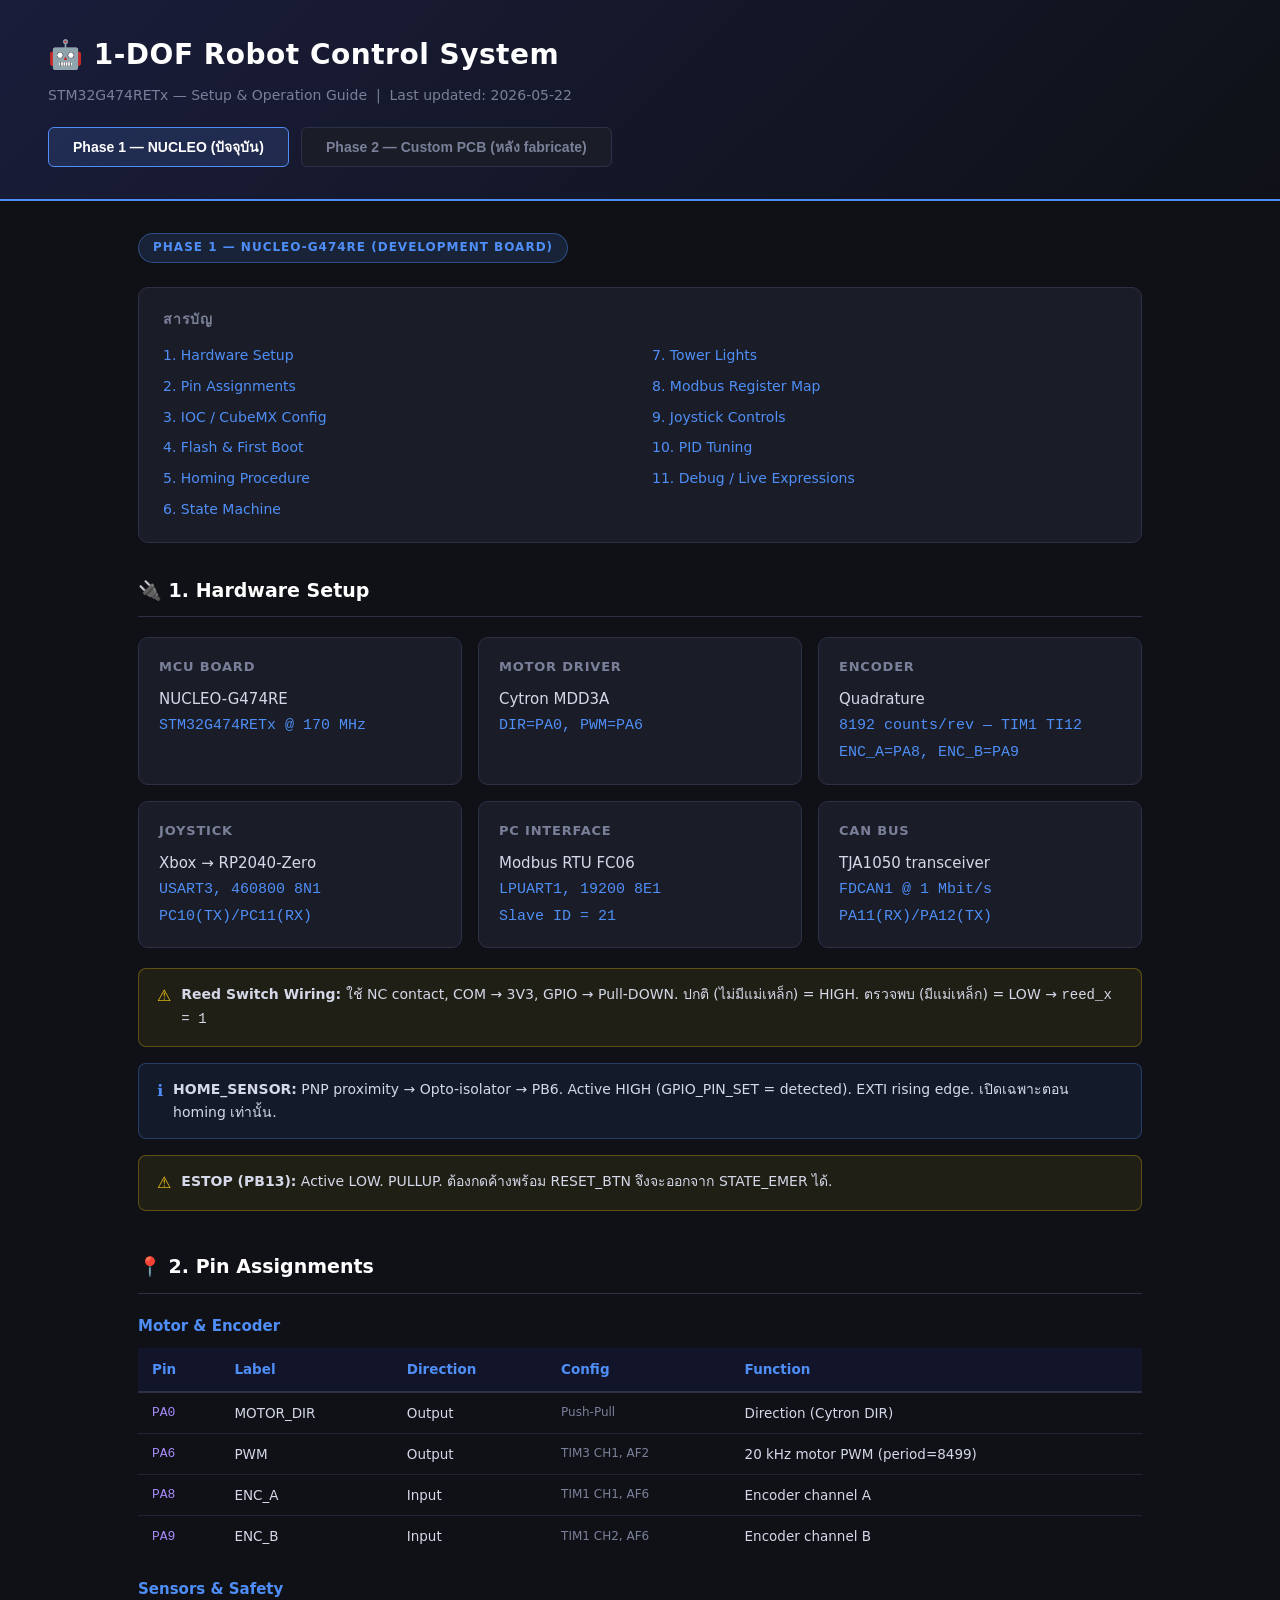
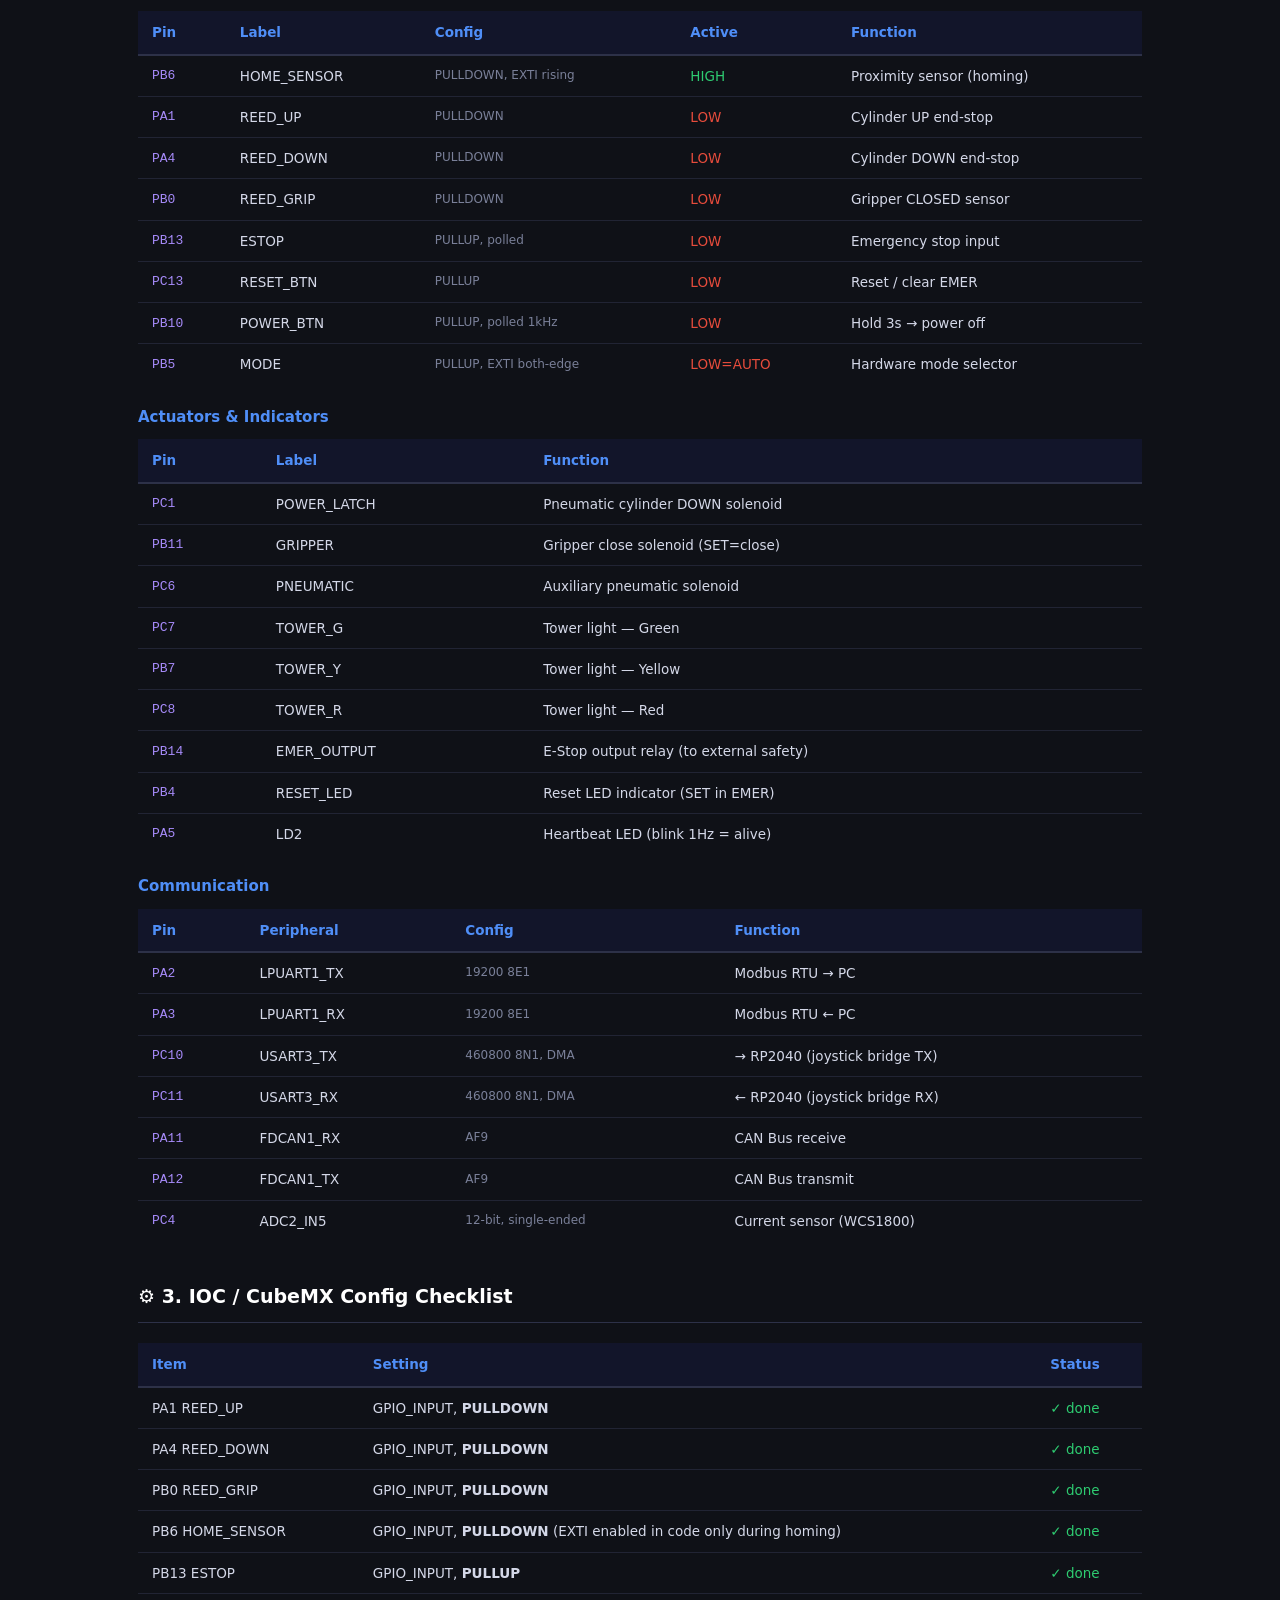
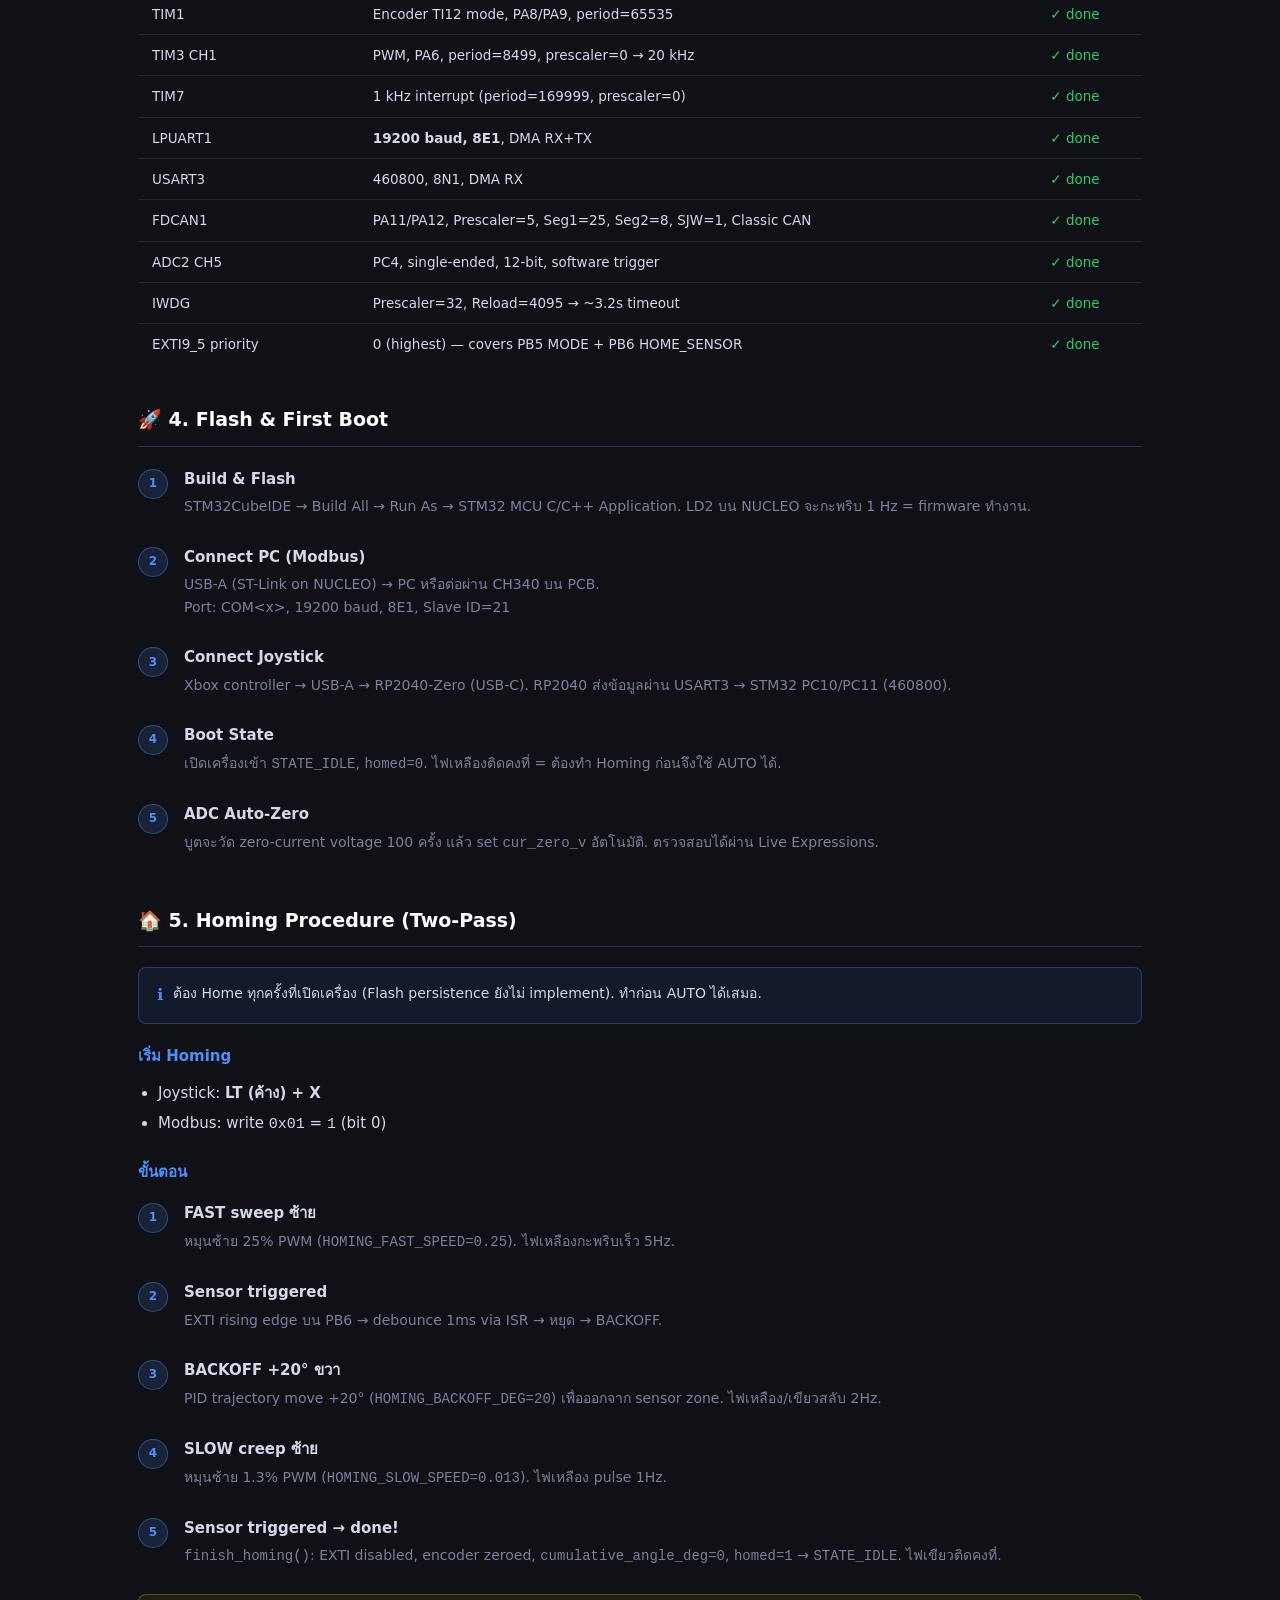
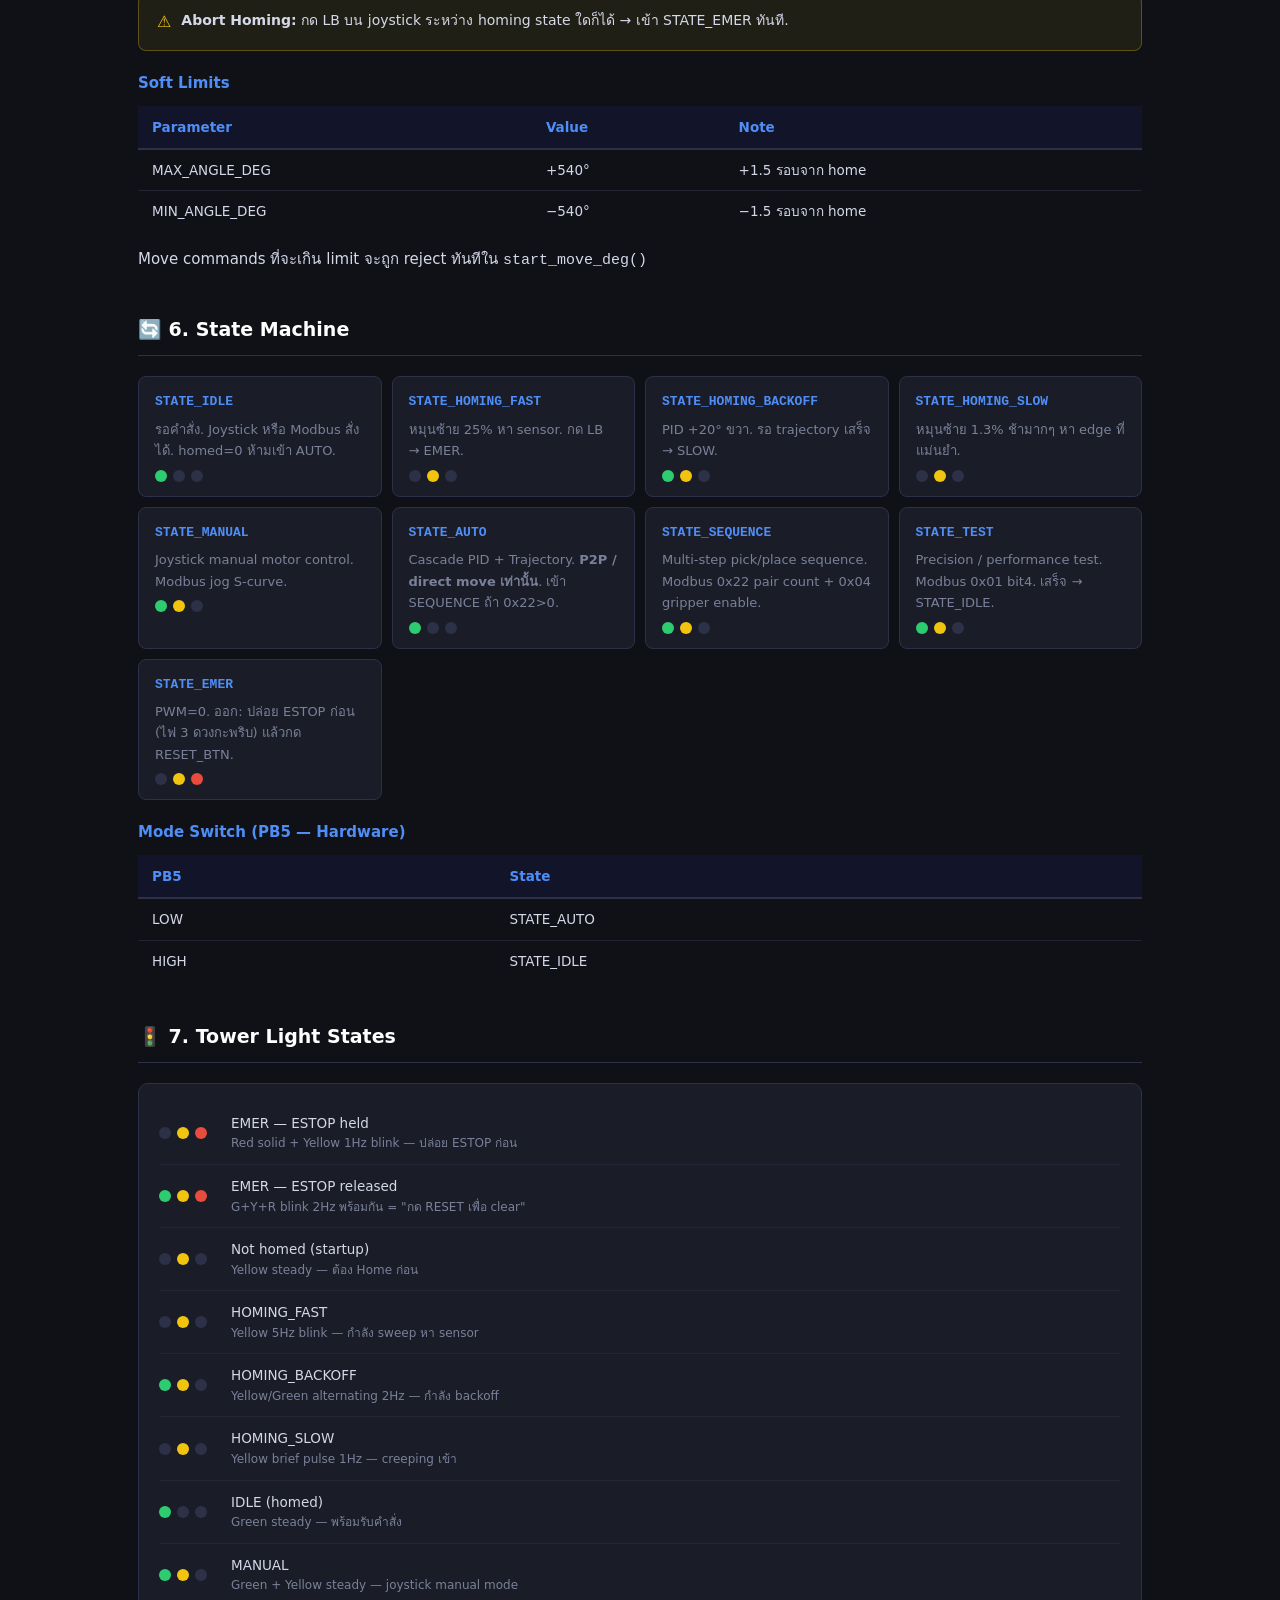
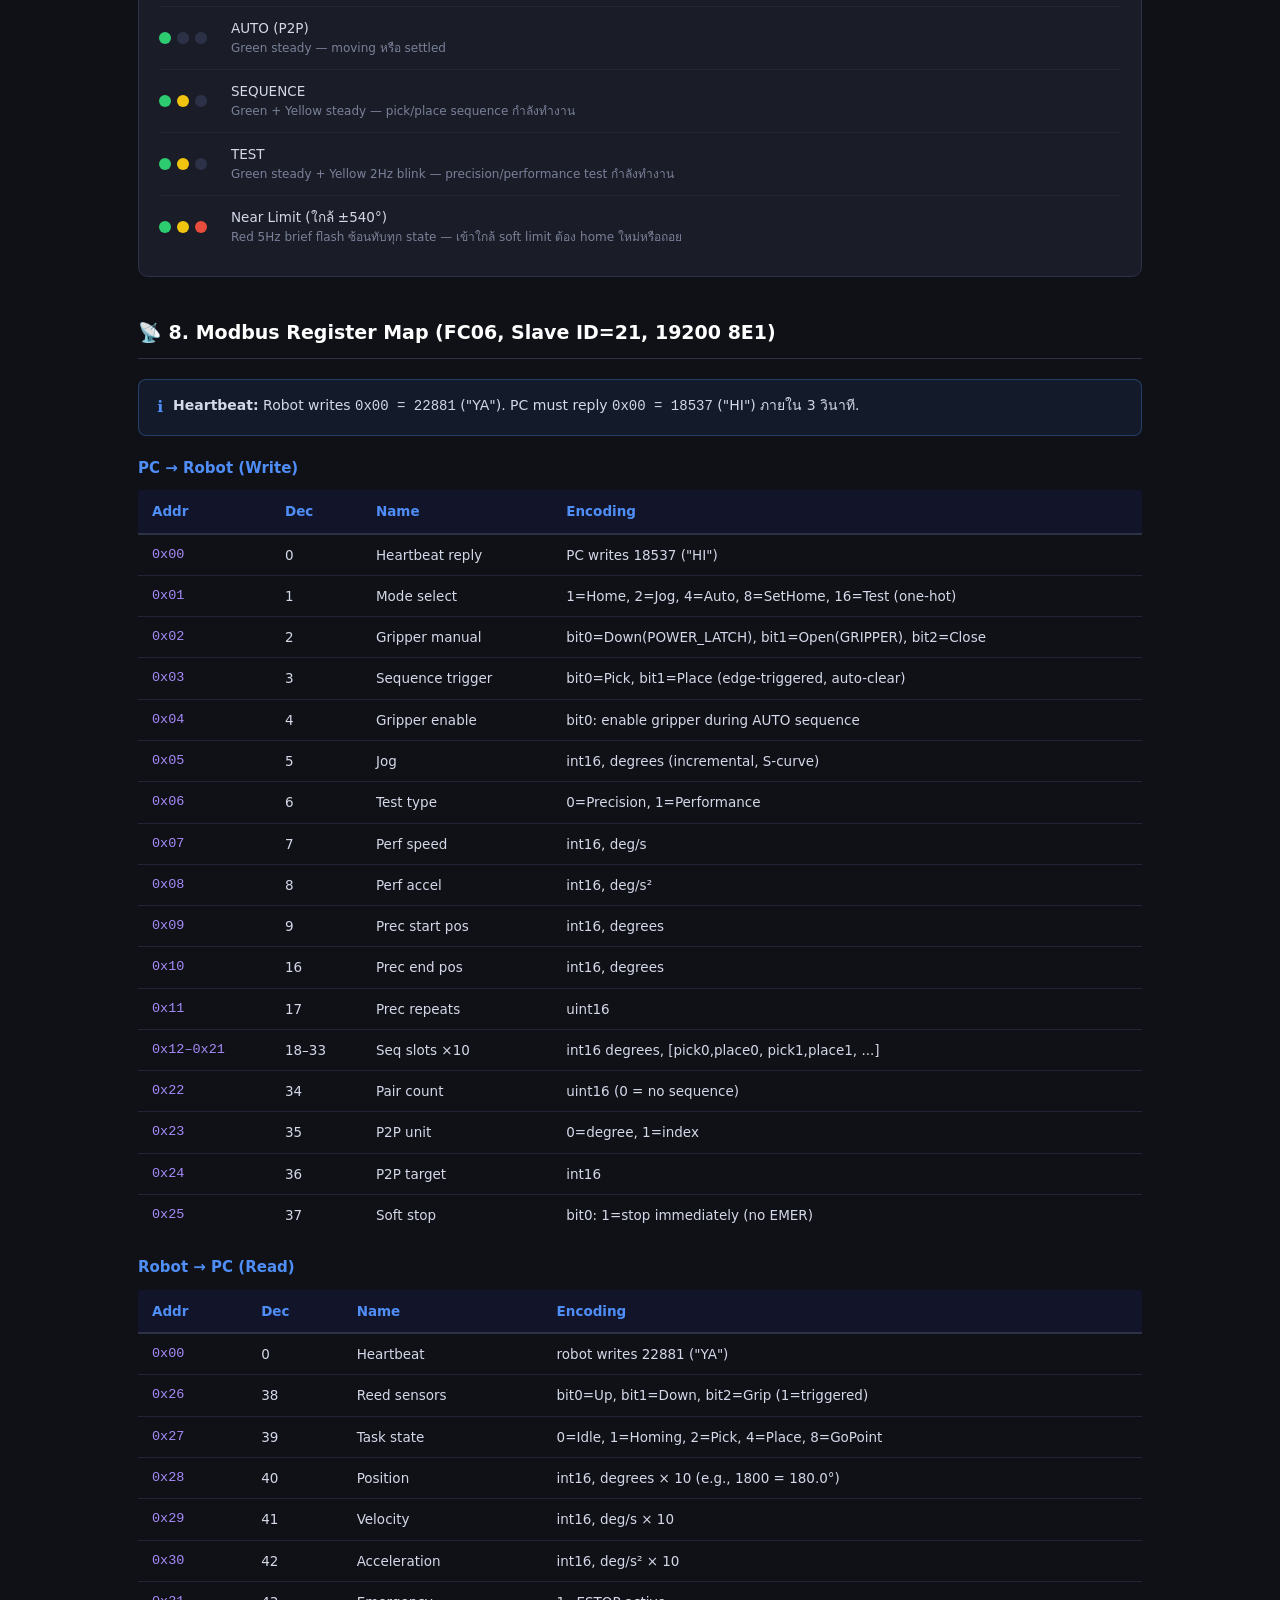
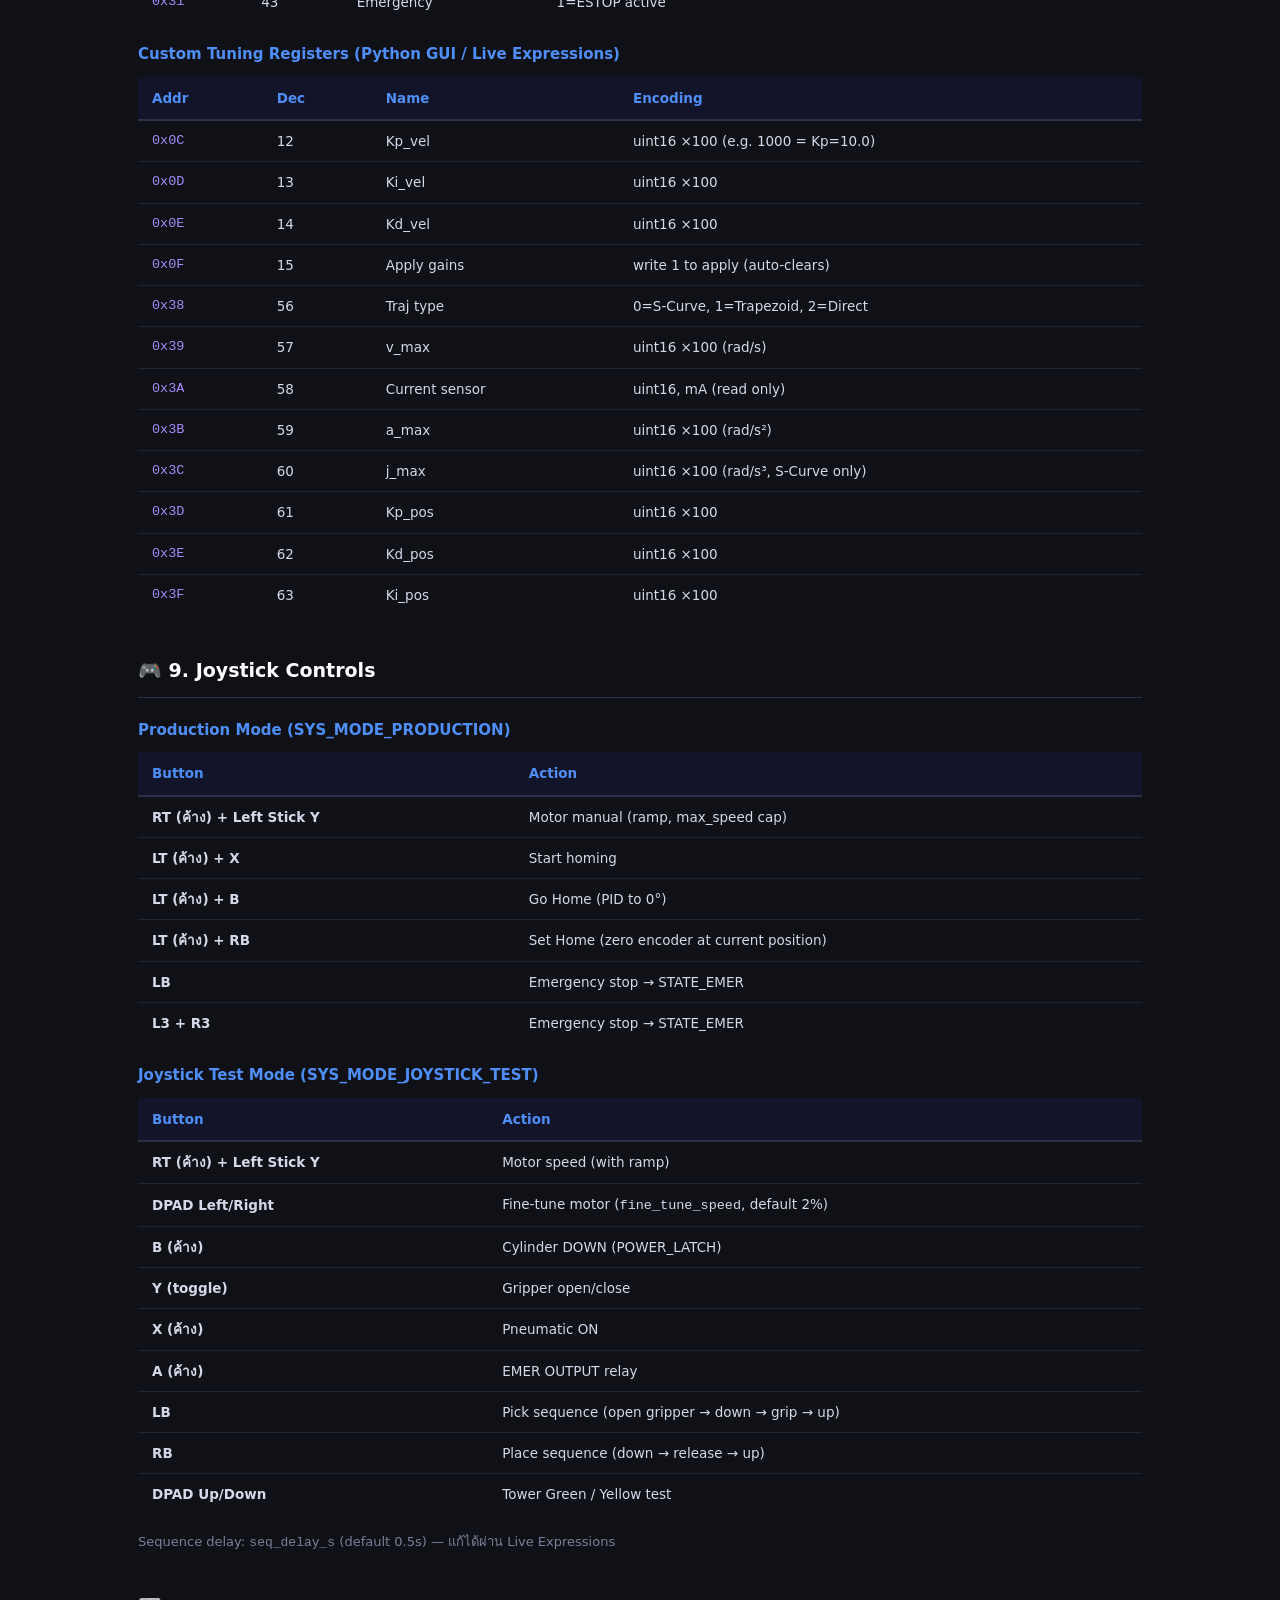
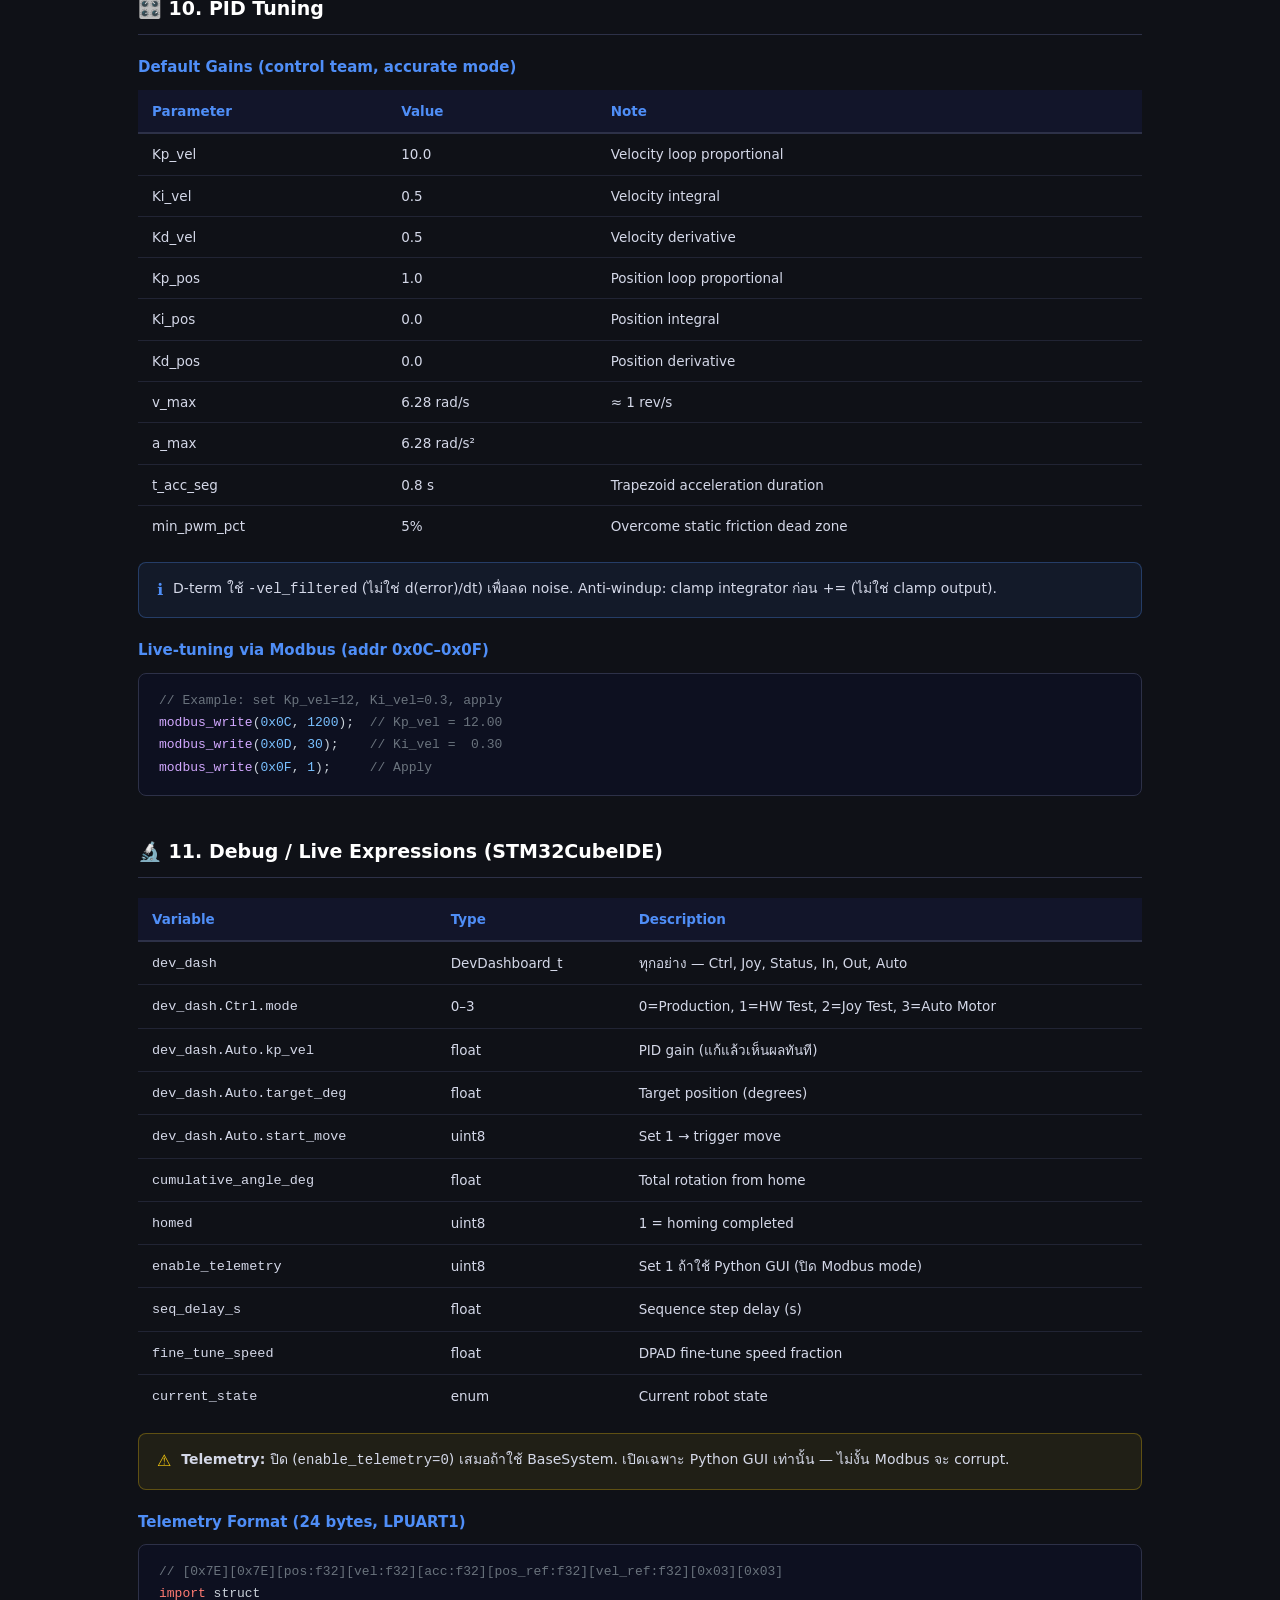
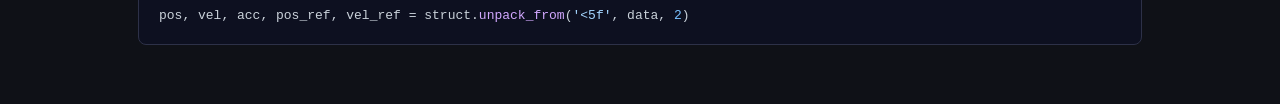
<file: ws/1-Dof-full-control/docs/instruction.html>
<!DOCTYPE html>
<html lang="th">
<head>
<meta charset="UTF-8">
<meta name="viewport" content="width=device-width, initial-scale=1.0">
<title>1-DOF Robot — Setup & Operation Guide</title>
<style>
  :root {
    --bg: #0f1117;
    --card: #1a1d27;
    --border: #2d3148;
    --accent: #4f8ef7;
    --green: #2ecc71;
    --yellow: #f1c40f;
    --red: #e74c3c;
    --text: #d4d8e8;
    --muted: #7a8099;
    --code-bg: #0d1020;
    --phase1: #1a2744;
    --phase2: #1a2a1a;
  }
  * { box-sizing: border-box; margin: 0; padding: 0; }
  body { background: var(--bg); color: var(--text); font-family: 'Segoe UI', system-ui, sans-serif; font-size: 15px; line-height: 1.65; }

  /* Layout */
  .page-header { background: linear-gradient(135deg, #1a1d3a 0%, #0f1117 100%); border-bottom: 2px solid var(--accent); padding: 32px 48px; }
  .page-header h1 { font-size: 28px; color: #fff; letter-spacing: 0.5px; }
  .page-header .subtitle { color: var(--muted); margin-top: 6px; font-size: 14px; }
  .phase-selector { display: flex; gap: 12px; margin-top: 20px; }
  .phase-btn { padding: 8px 24px; border-radius: 6px; border: 1.5px solid var(--border); background: var(--card); color: var(--muted); cursor: pointer; font-size: 14px; font-weight: 600; transition: all 0.2s; }
  .phase-btn.active { color: #fff; border-color: var(--accent); background: rgba(79,142,247,0.15); }
  .phase-btn:hover:not(.active) { border-color: #555; color: var(--text); }

  .container { max-width: 1100px; margin: 0 auto; padding: 32px 48px 64px; }

  /* Phase panels */
  .phase-panel { display: none; }
  .phase-panel.active { display: block; }

  /* Phase badge */
  .phase-badge { display: inline-flex; align-items: center; gap: 8px; padding: 4px 14px; border-radius: 20px; font-size: 12px; font-weight: 700; text-transform: uppercase; letter-spacing: 1px; margin-bottom: 24px; }
  .badge-p1 { background: rgba(79,142,247,0.15); color: var(--accent); border: 1px solid rgba(79,142,247,0.4); }
  .badge-p2 { background: rgba(46,204,113,0.12); color: var(--green); border: 1px solid rgba(46,204,113,0.35); }

  /* Section */
  .section { margin-bottom: 40px; }
  .section h2 { font-size: 19px; color: #fff; padding-bottom: 10px; border-bottom: 1px solid var(--border); margin-bottom: 20px; display: flex; align-items: center; gap: 10px; }
  .section h3 { font-size: 15px; font-weight: 700; color: var(--accent); margin: 20px 0 10px; }
  .section p { margin-bottom: 10px; color: var(--text); }

  /* Cards */
  .card-grid { display: grid; grid-template-columns: repeat(auto-fit, minmax(280px, 1fr)); gap: 16px; margin-bottom: 20px; }
  .card { background: var(--card); border: 1px solid var(--border); border-radius: 10px; padding: 18px 20px; }
  .card h4 { font-size: 13px; font-weight: 700; text-transform: uppercase; letter-spacing: 0.8px; color: var(--muted); margin-bottom: 10px; }
  .card .value { font-size: 15px; color: var(--text); }
  .card .value span { color: var(--accent); font-family: monospace; }

  /* Tables */
  table { width: 100%; border-collapse: collapse; font-size: 13.5px; margin-bottom: 16px; }
  th { background: #12152a; color: var(--accent); font-weight: 600; padding: 10px 14px; text-align: left; border-bottom: 2px solid var(--border); }
  td { padding: 9px 14px; border-bottom: 1px solid rgba(45,49,72,0.6); color: var(--text); }
  tr:last-child td { border-bottom: none; }
  tr:hover td { background: rgba(79,142,247,0.04); }
  .pin { font-family: monospace; color: #a78bfa; font-size: 13px; }
  .fn { color: var(--text); }
  .cfg { color: var(--muted); font-size: 12px; }
  .hi { color: var(--green); }
  .lo { color: var(--red); }
  .warn { color: var(--yellow); }

  /* Code blocks */
  pre { background: var(--code-bg); border: 1px solid var(--border); border-radius: 8px; padding: 16px 20px; font-family: 'Cascadia Code', 'Consolas', monospace; font-size: 13px; line-height: 1.7; overflow-x: auto; margin-bottom: 16px; color: #c9d1d9; }
  pre .kw { color: #ff7b72; }
  pre .str { color: #a5d6ff; }
  pre .cmt { color: #6a737d; }
  pre .num { color: #79c0ff; }
  pre .fn  { color: #d2a8ff; }

  /* Step list */
  .steps { counter-reset: step; list-style: none; padding: 0; }
  .steps li { counter-increment: step; display: flex; gap: 16px; margin-bottom: 16px; }
  .steps li::before { content: counter(step); flex-shrink: 0; width: 28px; height: 28px; background: rgba(79,142,247,0.15); color: var(--accent); border: 1.5px solid rgba(79,142,247,0.4); border-radius: 50%; display: flex; align-items: center; justify-content: center; font-size: 12px; font-weight: 700; margin-top: 2px; }
  .steps li .step-body h4 { font-weight: 700; color: var(--text); margin-bottom: 4px; }
  .steps li .step-body p { color: var(--muted); font-size: 14px; }

  /* State machine */
  .sm-grid { display: grid; grid-template-columns: repeat(auto-fit, minmax(220px, 1fr)); gap: 10px; }
  .sm-card { background: var(--card); border: 1px solid var(--border); border-radius: 8px; padding: 14px 16px; }
  .sm-card .state { font-family: monospace; font-size: 13px; color: var(--accent); font-weight: 700; margin-bottom: 6px; }
  .sm-card .desc { font-size: 13px; color: var(--muted); }
  .sm-card .lights { display: flex; gap: 6px; margin-top: 8px; }
  .dot { width: 12px; height: 12px; border-radius: 50%; display: inline-block; }
  .dot-g { background: var(--green); } .dot-y { background: var(--yellow); } .dot-r { background: var(--red); }
  .dot-off { background: #2d3148; }
  .dot-blink { animation: blink 0.5s infinite; }
  .dot-slow  { animation: blink 1s infinite; }
  .dot-warn  { animation: warn 0.2s infinite; }
  @keyframes blink { 0%,49%{opacity:1} 50%,100%{opacity:0.2} }
  @keyframes warn  { 0%,14%{opacity:1} 15%,100%{opacity:0.1} }

  /* Tower light legend */
  .tower-row { display: flex; align-items: center; gap: 12px; padding: 10px 0; border-bottom: 1px solid rgba(45,49,72,0.5); }
  .tower-row:last-child { border-bottom: none; }
  .tower-lights { display: flex; gap: 6px; min-width: 60px; }
  .tower-label { font-size: 13.5px; color: var(--text); flex: 1; }
  .tower-sub { font-size: 12px; color: var(--muted); }

  /* Alert boxes */
  .alert { border-radius: 8px; padding: 14px 18px; margin-bottom: 16px; font-size: 14px; display: flex; gap: 10px; align-items: flex-start; }
  .alert-warn { background: rgba(241,196,15,0.08); border: 1px solid rgba(241,196,15,0.3); color: #f1c40f; }
  .alert-info { background: rgba(79,142,247,0.08); border: 1px solid rgba(79,142,247,0.3); color: var(--accent); }
  .alert-ok   { background: rgba(46,204,113,0.08); border: 1px solid rgba(46,204,113,0.3); color: var(--green); }
  .alert-icon { font-size: 16px; }
  .alert-text { color: var(--text); }
  .alert-text strong { color: inherit; }

  /* Register table highlight */
  .reg-rw { color: var(--accent); font-size: 12px; font-weight: 700; }
  .reg-ro { color: var(--muted); font-size: 12px; font-weight: 700; }
  .addr { font-family: monospace; color: #a78bfa; }

  /* Diff badge */
  .new-pcb { display: inline-block; background: rgba(46,204,113,0.15); color: var(--green); border: 1px solid rgba(46,204,113,0.3); border-radius: 4px; padding: 1px 7px; font-size: 11px; font-weight: 700; margin-left: 6px; }

  /* TOC */
  .toc { background: var(--card); border: 1px solid var(--border); border-radius: 10px; padding: 20px 24px; margin-bottom: 32px; }
  .toc h3 { font-size: 14px; color: var(--muted); text-transform: uppercase; letter-spacing: 0.8px; margin-bottom: 12px; }
  .toc ul { list-style: none; columns: 2; column-gap: 24px; }
  .toc ul li { margin-bottom: 6px; }
  .toc a { color: var(--accent); text-decoration: none; font-size: 14px; }
  .toc a:hover { text-decoration: underline; }

  hr.divider { border: none; border-top: 1px solid var(--border); margin: 32px 0; }
</style>
</head>
<body>

<div class="page-header">
  <h1>🤖 1-DOF Robot Control System</h1>
  <div class="subtitle">STM32G474RETx — Setup &amp; Operation Guide &nbsp;|&nbsp; Last updated: 2026-05-22</div>
  <div class="phase-selector">
    <button class="phase-btn active" onclick="showPhase(1)">Phase 1 — NUCLEO (ปัจจุบัน)</button>
    <button class="phase-btn" onclick="showPhase(2)">Phase 2 — Custom PCB (หลัง fabricate)</button>
  </div>
</div>

<!-- ╔══════════════════════════════════════════════════════════════════════════╗ -->
<!-- ║  PHASE 1                                                               ║ -->
<!-- ╚══════════════════════════════════════════════════════════════════════════╝ -->
<div class="container">
<div id="phase1" class="phase-panel active">

  <div class="phase-badge badge-p1">Phase 1 — NUCLEO-G474RE (Development Board)</div>

  <div class="toc">
    <h3>สารบัญ</h3>
    <ul>
      <li><a href="#p1-hw">1. Hardware Setup</a></li>
      <li><a href="#p1-pins">2. Pin Assignments</a></li>
      <li><a href="#p1-ioc">3. IOC / CubeMX Config</a></li>
      <li><a href="#p1-flash">4. Flash &amp; First Boot</a></li>
      <li><a href="#p1-homing">5. Homing Procedure</a></li>
      <li><a href="#p1-sm">6. State Machine</a></li>
      <li><a href="#p1-lights">7. Tower Lights</a></li>
      <li><a href="#p1-modbus">8. Modbus Register Map</a></li>
      <li><a href="#p1-joystick">9. Joystick Controls</a></li>
      <li><a href="#p1-pid">10. PID Tuning</a></li>
      <li><a href="#p1-debug">11. Debug / Live Expressions</a></li>
    </ul>
  </div>

  <!-- 1. HARDWARE SETUP -->
  <div class="section" id="p1-hw">
    <h2>🔌 1. Hardware Setup</h2>
    <div class="card-grid">
      <div class="card">
        <h4>MCU Board</h4>
        <div class="value">NUCLEO-G474RE<br><span>STM32G474RETx @ 170 MHz</span></div>
      </div>
      <div class="card">
        <h4>Motor Driver</h4>
        <div class="value">Cytron MDD3A<br><span>DIR=PA0, PWM=PA6</span></div>
      </div>
      <div class="card">
        <h4>Encoder</h4>
        <div class="value">Quadrature<br><span>8192 counts/rev — TIM1 TI12<br>ENC_A=PA8, ENC_B=PA9</span></div>
      </div>
      <div class="card">
        <h4>Joystick</h4>
        <div class="value">Xbox → RP2040-Zero<br><span>USART3, 460800 8N1<br>PC10(TX)/PC11(RX)</span></div>
      </div>
      <div class="card">
        <h4>PC Interface</h4>
        <div class="value">Modbus RTU FC06<br><span>LPUART1, 19200 8E1<br>Slave ID = 21</span></div>
      </div>
      <div class="card">
        <h4>CAN Bus</h4>
        <div class="value">TJA1050 transceiver<br><span>FDCAN1 @ 1 Mbit/s<br>PA11(RX)/PA12(TX)</span></div>
      </div>
    </div>

    <div class="alert alert-warn">
      <span class="alert-icon">⚠️</span>
      <div class="alert-text"><strong>Reed Switch Wiring:</strong> ใช้ NC contact, COM → 3V3, GPIO → Pull-DOWN.
        ปกติ (ไม่มีแม่เหล็ก) = HIGH. ตรวจพบ (มีแม่เหล็ก) = LOW → <code>reed_x = 1</code></div>
    </div>
    <div class="alert alert-info">
      <span class="alert-icon">ℹ️</span>
      <div class="alert-text"><strong>HOME_SENSOR:</strong> PNP proximity → Opto-isolator → PB6.
        Active HIGH (GPIO_PIN_SET = detected). EXTI rising edge. เปิดเฉพาะตอน homing เท่านั้น.</div>
    </div>
    <div class="alert alert-warn">
      <span class="alert-icon">⚠️</span>
      <div class="alert-text"><strong>ESTOP (PB13):</strong> Active LOW. PULLUP. ต้องกดค้างพร้อม RESET_BTN จึงจะออกจาก STATE_EMER ได้.</div>
    </div>
  </div>

  <!-- 2. PIN ASSIGNMENTS -->
  <div class="section" id="p1-pins">
    <h2>📍 2. Pin Assignments</h2>

    <h3>Motor &amp; Encoder</h3>
    <table>
      <tr><th>Pin</th><th>Label</th><th>Direction</th><th>Config</th><th>Function</th></tr>
      <tr><td class="pin">PA0</td><td>MOTOR_DIR</td><td>Output</td><td class="cfg">Push-Pull</td><td>Direction (Cytron DIR)</td></tr>
      <tr><td class="pin">PA6</td><td>PWM</td><td>Output</td><td class="cfg">TIM3 CH1, AF2</td><td>20 kHz motor PWM (period=8499)</td></tr>
      <tr><td class="pin">PA8</td><td>ENC_A</td><td>Input</td><td class="cfg">TIM1 CH1, AF6</td><td>Encoder channel A</td></tr>
      <tr><td class="pin">PA9</td><td>ENC_B</td><td>Input</td><td class="cfg">TIM1 CH2, AF6</td><td>Encoder channel B</td></tr>
    </table>

    <h3>Sensors &amp; Safety</h3>
    <table>
      <tr><th>Pin</th><th>Label</th><th>Config</th><th>Active</th><th>Function</th></tr>
      <tr><td class="pin">PB6</td><td>HOME_SENSOR</td><td class="cfg">PULLDOWN, EXTI rising</td><td class="hi">HIGH</td><td>Proximity sensor (homing)</td></tr>
      <tr><td class="pin">PA1</td><td>REED_UP</td><td class="cfg">PULLDOWN</td><td class="lo">LOW</td><td>Cylinder UP end-stop</td></tr>
      <tr><td class="pin">PA4</td><td>REED_DOWN</td><td class="cfg">PULLDOWN</td><td class="lo">LOW</td><td>Cylinder DOWN end-stop</td></tr>
      <tr><td class="pin">PB0</td><td>REED_GRIP</td><td class="cfg">PULLDOWN</td><td class="lo">LOW</td><td>Gripper CLOSED sensor</td></tr>
      <tr><td class="pin">PB13</td><td>ESTOP</td><td class="cfg">PULLUP, polled</td><td class="lo">LOW</td><td>Emergency stop input</td></tr>
      <tr><td class="pin">PC13</td><td>RESET_BTN</td><td class="cfg">PULLUP</td><td class="lo">LOW</td><td>Reset / clear EMER</td></tr>
      <tr><td class="pin">PB10</td><td>POWER_BTN</td><td class="cfg">PULLUP, polled 1kHz</td><td class="lo">LOW</td><td>Hold 3s → power off</td></tr>
      <tr><td class="pin">PB5</td><td>MODE</td><td class="cfg">PULLUP, EXTI both-edge</td><td class="lo">LOW=AUTO</td><td>Hardware mode selector</td></tr>
    </table>

    <h3>Actuators &amp; Indicators</h3>
    <table>
      <tr><th>Pin</th><th>Label</th><th>Function</th></tr>
      <tr><td class="pin">PC1</td><td>POWER_LATCH</td><td>Pneumatic cylinder DOWN solenoid</td></tr>
      <tr><td class="pin">PB11</td><td>GRIPPER</td><td>Gripper close solenoid (SET=close)</td></tr>
      <tr><td class="pin">PC6</td><td>PNEUMATIC</td><td>Auxiliary pneumatic solenoid</td></tr>
      <tr><td class="pin">PC7</td><td>TOWER_G</td><td>Tower light — Green</td></tr>
      <tr><td class="pin">PB7</td><td>TOWER_Y</td><td>Tower light — Yellow</td></tr>
      <tr><td class="pin">PC8</td><td>TOWER_R</td><td>Tower light — Red</td></tr>
      <tr><td class="pin">PB14</td><td>EMER_OUTPUT</td><td>E-Stop output relay (to external safety)</td></tr>
      <tr><td class="pin">PB4</td><td>RESET_LED</td><td>Reset LED indicator (SET in EMER)</td></tr>
      <tr><td class="pin">PA5</td><td>LD2</td><td>Heartbeat LED (blink 1Hz = alive)</td></tr>
    </table>

    <h3>Communication</h3>
    <table>
      <tr><th>Pin</th><th>Peripheral</th><th>Config</th><th>Function</th></tr>
      <tr><td class="pin">PA2</td><td>LPUART1_TX</td><td class="cfg">19200 8E1</td><td>Modbus RTU → PC</td></tr>
      <tr><td class="pin">PA3</td><td>LPUART1_RX</td><td class="cfg">19200 8E1</td><td>Modbus RTU ← PC</td></tr>
      <tr><td class="pin">PC10</td><td>USART3_TX</td><td class="cfg">460800 8N1, DMA</td><td>→ RP2040 (joystick bridge TX)</td></tr>
      <tr><td class="pin">PC11</td><td>USART3_RX</td><td class="cfg">460800 8N1, DMA</td><td>← RP2040 (joystick bridge RX)</td></tr>
      <tr><td class="pin">PA11</td><td>FDCAN1_RX</td><td class="cfg">AF9</td><td>CAN Bus receive</td></tr>
      <tr><td class="pin">PA12</td><td>FDCAN1_TX</td><td class="cfg">AF9</td><td>CAN Bus transmit</td></tr>
      <tr><td class="pin">PC4</td><td>ADC2_IN5</td><td class="cfg">12-bit, single-ended</td><td>Current sensor (WCS1800)</td></tr>
    </table>
  </div>

  <!-- 3. IOC CONFIG -->
  <div class="section" id="p1-ioc">
    <h2>⚙️ 3. IOC / CubeMX Config Checklist</h2>
    <table>
      <tr><th>Item</th><th>Setting</th><th>Status</th></tr>
      <tr><td>PA1 REED_UP</td><td>GPIO_INPUT, <strong>PULLDOWN</strong></td><td class="hi">✓ done</td></tr>
      <tr><td>PA4 REED_DOWN</td><td>GPIO_INPUT, <strong>PULLDOWN</strong></td><td class="hi">✓ done</td></tr>
      <tr><td>PB0 REED_GRIP</td><td>GPIO_INPUT, <strong>PULLDOWN</strong></td><td class="hi">✓ done</td></tr>
      <tr><td>PB6 HOME_SENSOR</td><td>GPIO_INPUT, <strong>PULLDOWN</strong> (EXTI enabled in code only during homing)</td><td class="hi">✓ done</td></tr>
      <tr><td>PB13 ESTOP</td><td>GPIO_INPUT, <strong>PULLUP</strong></td><td class="hi">✓ done</td></tr>
      <tr><td>TIM1</td><td>Encoder TI12 mode, PA8/PA9, period=65535</td><td class="hi">✓ done</td></tr>
      <tr><td>TIM3 CH1</td><td>PWM, PA6, period=8499, prescaler=0 → 20 kHz</td><td class="hi">✓ done</td></tr>
      <tr><td>TIM7</td><td>1 kHz interrupt (period=169999, prescaler=0)</td><td class="hi">✓ done</td></tr>
      <tr><td>LPUART1</td><td><strong>19200 baud, 8E1</strong>, DMA RX+TX</td><td class="hi">✓ done</td></tr>
      <tr><td>USART3</td><td>460800, 8N1, DMA RX</td><td class="hi">✓ done</td></tr>
      <tr><td>FDCAN1</td><td>PA11/PA12, Prescaler=5, Seg1=25, Seg2=8, SJW=1, Classic CAN</td><td class="hi">✓ done</td></tr>
      <tr><td>ADC2 CH5</td><td>PC4, single-ended, 12-bit, software trigger</td><td class="hi">✓ done</td></tr>
      <tr><td>IWDG</td><td>Prescaler=32, Reload=4095 → ~3.2s timeout</td><td class="hi">✓ done</td></tr>
      <tr><td>EXTI9_5 priority</td><td>0 (highest) — covers PB5 MODE + PB6 HOME_SENSOR</td><td class="hi">✓ done</td></tr>
    </table>
  </div>

  <!-- 4. FLASH & FIRST BOOT -->
  <div class="section" id="p1-flash">
    <h2>🚀 4. Flash &amp; First Boot</h2>
    <ol class="steps">
      <li>
        <div class="step-body">
          <h4>Build &amp; Flash</h4>
          <p>STM32CubeIDE → Build All → Run As → STM32 MCU C/C++ Application. LD2 บน NUCLEO จะกะพริบ 1 Hz = firmware ทำงาน.</p>
        </div>
      </li>
      <li>
        <div class="step-body">
          <h4>Connect PC (Modbus)</h4>
          <p>USB-A (ST-Link on NUCLEO) → PC หรือต่อผ่าน CH340 บน PCB.<br>
          Port: COM&lt;x&gt;, 19200 baud, 8E1, Slave ID=21</p>
        </div>
      </li>
      <li>
        <div class="step-body">
          <h4>Connect Joystick</h4>
          <p>Xbox controller → USB-A → RP2040-Zero (USB-C). RP2040 ส่งข้อมูลผ่าน USART3 → STM32 PC10/PC11 (460800).</p>
        </div>
      </li>
      <li>
        <div class="step-body">
          <h4>Boot State</h4>
          <p>เปิดเครื่องเข้า <code>STATE_IDLE</code>, <code>homed=0</code>. ไฟเหลืองติดคงที่ = ต้องทำ Homing ก่อนจึงใช้ AUTO ได้.</p>
        </div>
      </li>
      <li>
        <div class="step-body">
          <h4>ADC Auto-Zero</h4>
          <p>บูตจะวัด zero-current voltage 100 ครั้ง แล้ว set <code>cur_zero_v</code> อัตโนมัติ. ตรวจสอบได้ผ่าน Live Expressions.</p>
        </div>
      </li>
    </ol>
  </div>

  <!-- 5. HOMING -->
  <div class="section" id="p1-homing">
    <h2>🏠 5. Homing Procedure (Two-Pass)</h2>
    <div class="alert alert-info">
      <span class="alert-icon">ℹ️</span>
      <div class="alert-text">ต้อง Home ทุกครั้งที่เปิดเครื่อง (Flash persistence ยังไม่ implement). ทำก่อน AUTO ได้เสมอ.</div>
    </div>

    <h3>เริ่ม Homing</h3>
    <ul style="padding-left:20px;line-height:2">
      <li>Joystick: <strong>LT (ค้าง) + X</strong></li>
      <li>Modbus: write <code>0x01</code> = <code>1</code> (bit 0)</li>
    </ul>

    <h3>ขั้นตอน</h3>
    <ol class="steps" style="margin-top:16px">
      <li>
        <div class="step-body">
          <h4>FAST sweep ซ้าย</h4>
          <p>หมุนซ้าย 25% PWM (<code>HOMING_FAST_SPEED=0.25</code>). ไฟเหลืองกะพริบเร็ว 5Hz.</p>
        </div>
      </li>
      <li>
        <div class="step-body">
          <h4>Sensor triggered</h4>
          <p>EXTI rising edge บน PB6 → debounce 1ms via ISR → หยุด → BACKOFF.</p>
        </div>
      </li>
      <li>
        <div class="step-body">
          <h4>BACKOFF +20° ขวา</h4>
          <p>PID trajectory move +20° (<code>HOMING_BACKOFF_DEG=20</code>) เพื่อออกจาก sensor zone. ไฟเหลือง/เขียวสลับ 2Hz.</p>
        </div>
      </li>
      <li>
        <div class="step-body">
          <h4>SLOW creep ซ้าย</h4>
          <p>หมุนซ้าย 1.3% PWM (<code>HOMING_SLOW_SPEED=0.013</code>). ไฟเหลือง pulse 1Hz.</p>
        </div>
      </li>
      <li>
        <div class="step-body">
          <h4>Sensor triggered → done!</h4>
          <p><code>finish_homing()</code>: EXTI disabled, encoder zeroed, <code>cumulative_angle_deg=0</code>, <code>homed=1</code> → <code>STATE_IDLE</code>. ไฟเขียวติดคงที่.</p>
        </div>
      </li>
    </ol>

    <div class="alert alert-warn">
      <span class="alert-icon">⚠️</span>
      <div class="alert-text"><strong>Abort Homing:</strong> กด LB บน joystick ระหว่าง homing state ใดก็ได้ → เข้า STATE_EMER ทันที.</div>
    </div>

    <h3>Soft Limits</h3>
    <table>
      <tr><th>Parameter</th><th>Value</th><th>Note</th></tr>
      <tr><td>MAX_ANGLE_DEG</td><td>+540°</td><td>+1.5 รอบจาก home</td></tr>
      <tr><td>MIN_ANGLE_DEG</td><td>−540°</td><td>−1.5 รอบจาก home</td></tr>
    </table>
    <p>Move commands ที่จะเกิน limit จะถูก reject ทันทีใน <code>start_move_deg()</code></p>
  </div>

  <!-- 6. STATE MACHINE -->
  <div class="section" id="p1-sm">
    <h2>🔄 6. State Machine</h2>
    <div class="sm-grid">
      <div class="sm-card">
        <div class="state">STATE_IDLE</div>
        <div class="desc">รอคำสั่ง. Joystick หรือ Modbus สั่งได้. homed=0 ห้ามเข้า AUTO.</div>
        <div class="lights"><span class="dot dot-g"></span><span class="dot dot-off"></span><span class="dot dot-off"></span></div>
      </div>
      <div class="sm-card">
        <div class="state">STATE_HOMING_FAST</div>
        <div class="desc">หมุนซ้าย 25% หา sensor. กด LB → EMER.</div>
        <div class="lights"><span class="dot dot-off"></span><span class="dot dot-y dot-blink"></span><span class="dot dot-off"></span></div>
      </div>
      <div class="sm-card">
        <div class="state">STATE_HOMING_BACKOFF</div>
        <div class="desc">PID +20° ขวา. รอ trajectory เสร็จ → SLOW.</div>
        <div class="lights"><span class="dot dot-g dot-blink"></span><span class="dot dot-y dot-blink"></span><span class="dot dot-off"></span></div>
      </div>
      <div class="sm-card">
        <div class="state">STATE_HOMING_SLOW</div>
        <div class="desc">หมุนซ้าย 1.3% ช้ามากๆ หา edge ที่แม่นยำ.</div>
        <div class="lights"><span class="dot dot-off"></span><span class="dot dot-y dot-slow"></span><span class="dot dot-off"></span></div>
      </div>
      <div class="sm-card">
        <div class="state">STATE_MANUAL</div>
        <div class="desc">Joystick manual motor control. Modbus jog S-curve.</div>
        <div class="lights"><span class="dot dot-g"></span><span class="dot dot-y"></span><span class="dot dot-off"></span></div>
      </div>
      <div class="sm-card">
        <div class="state">STATE_AUTO</div>
        <div class="desc">Cascade PID + Trajectory. <strong>P2P / direct move เท่านั้น</strong>. เข้า SEQUENCE ถ้า 0x22&gt;0.</div>
        <div class="lights"><span class="dot dot-g"></span><span class="dot dot-off"></span><span class="dot dot-off"></span></div>
      </div>
      <div class="sm-card">
        <div class="state">STATE_SEQUENCE</div>
        <div class="desc">Multi-step pick/place sequence. Modbus 0x22 pair count + 0x04 gripper enable.</div>
        <div class="lights"><span class="dot dot-g"></span><span class="dot dot-y"></span><span class="dot dot-off"></span></div>
      </div>
      <div class="sm-card">
        <div class="state">STATE_TEST</div>
        <div class="desc">Precision / performance test. Modbus 0x01 bit4. เสร็จ → STATE_IDLE.</div>
        <div class="lights"><span class="dot dot-g"></span><span class="dot dot-y dot-blink"></span><span class="dot dot-off"></span></div>
      </div>
      <div class="sm-card">
        <div class="state">STATE_EMER</div>
        <div class="desc">PWM=0. ออก: ปล่อย ESTOP ก่อน (ไฟ 3 ดวงกะพริบ) แล้วกด RESET_BTN.</div>
        <div class="lights"><span class="dot dot-off"></span><span class="dot dot-y dot-slow"></span><span class="dot dot-r"></span></div>
      </div>
    </div>

    <h3>Mode Switch (PB5 — Hardware)</h3>
    <table>
      <tr><th>PB5</th><th>State</th></tr>
      <tr><td>LOW</td><td>STATE_AUTO</td></tr>
      <tr><td>HIGH</td><td>STATE_IDLE</td></tr>
    </table>
  </div>

  <!-- 7. TOWER LIGHTS -->
  <div class="section" id="p1-lights">
    <h2>🚦 7. Tower Light States</h2>
    <div class="card">
      <div class="tower-row">
        <div class="tower-lights"><span class="dot dot-off"></span><span class="dot dot-y dot-slow"></span><span class="dot dot-r"></span></div>
        <div><div class="tower-label">EMER — ESTOP held</div><div class="tower-sub">Red solid + Yellow 1Hz blink — ปล่อย ESTOP ก่อน</div></div>
      </div>
      <div class="tower-row">
        <div class="tower-lights"><span class="dot dot-g dot-blink"></span><span class="dot dot-y dot-blink"></span><span class="dot dot-r dot-blink"></span></div>
        <div><div class="tower-label">EMER — ESTOP released</div><div class="tower-sub">G+Y+R blink 2Hz พร้อมกัน = "กด RESET เพื่อ clear"</div></div>
      </div>
      <div class="tower-row">
        <div class="tower-lights"><span class="dot dot-off"></span><span class="dot dot-y"></span><span class="dot dot-off"></span></div>
        <div><div class="tower-label">Not homed (startup)</div><div class="tower-sub">Yellow steady — ต้อง Home ก่อน</div></div>
      </div>
      <div class="tower-row">
        <div class="tower-lights"><span class="dot dot-off"></span><span class="dot dot-y dot-blink"></span><span class="dot dot-off"></span></div>
        <div><div class="tower-label">HOMING_FAST</div><div class="tower-sub">Yellow 5Hz blink — กำลัง sweep หา sensor</div></div>
      </div>
      <div class="tower-row">
        <div class="tower-lights"><span class="dot dot-g dot-blink"></span><span class="dot dot-y dot-blink"></span><span class="dot dot-off"></span></div>
        <div><div class="tower-label">HOMING_BACKOFF</div><div class="tower-sub">Yellow/Green alternating 2Hz — กำลัง backoff</div></div>
      </div>
      <div class="tower-row">
        <div class="tower-lights"><span class="dot dot-off"></span><span class="dot dot-y dot-slow"></span><span class="dot dot-off"></span></div>
        <div><div class="tower-label">HOMING_SLOW</div><div class="tower-sub">Yellow brief pulse 1Hz — creeping เข้า</div></div>
      </div>
      <div class="tower-row">
        <div class="tower-lights"><span class="dot dot-g"></span><span class="dot dot-off"></span><span class="dot dot-off"></span></div>
        <div><div class="tower-label">IDLE (homed)</div><div class="tower-sub">Green steady — พร้อมรับคำสั่ง</div></div>
      </div>
      <div class="tower-row">
        <div class="tower-lights"><span class="dot dot-g"></span><span class="dot dot-y"></span><span class="dot dot-off"></span></div>
        <div><div class="tower-label">MANUAL</div><div class="tower-sub">Green + Yellow steady — joystick manual mode</div></div>
      </div>
      <div class="tower-row">
        <div class="tower-lights"><span class="dot dot-g"></span><span class="dot dot-off"></span><span class="dot dot-off"></span></div>
        <div><div class="tower-label">AUTO (P2P)</div><div class="tower-sub">Green steady — moving หรือ settled</div></div>
      </div>
      <div class="tower-row">
        <div class="tower-lights"><span class="dot dot-g"></span><span class="dot dot-y"></span><span class="dot dot-off"></span></div>
        <div><div class="tower-label">SEQUENCE</div><div class="tower-sub">Green + Yellow steady — pick/place sequence กำลังทำงาน</div></div>
      </div>
      <div class="tower-row">
        <div class="tower-lights"><span class="dot dot-g"></span><span class="dot dot-y dot-blink"></span><span class="dot dot-off"></span></div>
        <div><div class="tower-label">TEST</div><div class="tower-sub">Green steady + Yellow 2Hz blink — precision/performance test กำลังทำงาน</div></div>
      </div>
      <div class="tower-row">
        <div class="tower-lights"><span class="dot dot-g"></span><span class="dot dot-y"></span><span class="dot dot-r dot-warn"></span></div>
        <div><div class="tower-label">Near Limit (ใกล้ ±540°)</div><div class="tower-sub">Red 5Hz brief flash ซ้อนทับทุก state — เข้าใกล้ soft limit ต้อง home ใหม่หรือถอย</div></div>
      </div>
    </div>
  </div>

  <!-- 8. MODBUS -->
  <div class="section" id="p1-modbus">
    <h2>📡 8. Modbus Register Map (FC06, Slave ID=21, 19200 8E1)</h2>

    <div class="alert alert-info">
      <span class="alert-icon">ℹ️</span>
      <div class="alert-text">
        <strong>Heartbeat:</strong> Robot writes <code>0x00 = 22881</code> ("YA").
        PC must reply <code>0x00 = 18537</code> ("HI") ภายใน 3 วินาที.
      </div>
    </div>

    <h3>PC → Robot (Write)</h3>
    <table>
      <tr><th>Addr</th><th>Dec</th><th>Name</th><th>Encoding</th></tr>
      <tr><td class="addr">0x00</td><td>0</td><td>Heartbeat reply</td><td>PC writes 18537 ("HI")</td></tr>
      <tr><td class="addr">0x01</td><td>1</td><td>Mode select</td><td>1=Home, 2=Jog, 4=Auto, 8=SetHome, 16=Test (one-hot)</td></tr>
      <tr><td class="addr">0x02</td><td>2</td><td>Gripper manual</td><td>bit0=Down(POWER_LATCH), bit1=Open(GRIPPER), bit2=Close</td></tr>
      <tr><td class="addr">0x03</td><td>3</td><td>Sequence trigger</td><td>bit0=Pick, bit1=Place (edge-triggered, auto-clear)</td></tr>
      <tr><td class="addr">0x04</td><td>4</td><td>Gripper enable</td><td>bit0: enable gripper during AUTO sequence</td></tr>
      <tr><td class="addr">0x05</td><td>5</td><td>Jog</td><td>int16, degrees (incremental, S-curve)</td></tr>
      <tr><td class="addr">0x06</td><td>6</td><td>Test type</td><td>0=Precision, 1=Performance</td></tr>
      <tr><td class="addr">0x07</td><td>7</td><td>Perf speed</td><td>int16, deg/s</td></tr>
      <tr><td class="addr">0x08</td><td>8</td><td>Perf accel</td><td>int16, deg/s²</td></tr>
      <tr><td class="addr">0x09</td><td>9</td><td>Prec start pos</td><td>int16, degrees</td></tr>
      <tr><td class="addr">0x10</td><td>16</td><td>Prec end pos</td><td>int16, degrees</td></tr>
      <tr><td class="addr">0x11</td><td>17</td><td>Prec repeats</td><td>uint16</td></tr>
      <tr><td class="addr">0x12–0x21</td><td>18–33</td><td>Seq slots ×10</td><td>int16 degrees, [pick0,place0, pick1,place1, ...]</td></tr>
      <tr><td class="addr">0x22</td><td>34</td><td>Pair count</td><td>uint16 (0 = no sequence)</td></tr>
      <tr><td class="addr">0x23</td><td>35</td><td>P2P unit</td><td>0=degree, 1=index</td></tr>
      <tr><td class="addr">0x24</td><td>36</td><td>P2P target</td><td>int16</td></tr>
      <tr><td class="addr">0x25</td><td>37</td><td>Soft stop</td><td>bit0: 1=stop immediately (no EMER)</td></tr>
    </table>

    <h3>Robot → PC (Read)</h3>
    <table>
      <tr><th>Addr</th><th>Dec</th><th>Name</th><th>Encoding</th></tr>
      <tr><td class="addr">0x00</td><td>0</td><td>Heartbeat</td><td>robot writes 22881 ("YA")</td></tr>
      <tr><td class="addr">0x26</td><td>38</td><td>Reed sensors</td><td>bit0=Up, bit1=Down, bit2=Grip (1=triggered)</td></tr>
      <tr><td class="addr">0x27</td><td>39</td><td>Task state</td><td>0=Idle, 1=Homing, 2=Pick, 4=Place, 8=GoPoint</td></tr>
      <tr><td class="addr">0x28</td><td>40</td><td>Position</td><td>int16, degrees × 10 (e.g., 1800 = 180.0°)</td></tr>
      <tr><td class="addr">0x29</td><td>41</td><td>Velocity</td><td>int16, deg/s × 10</td></tr>
      <tr><td class="addr">0x30</td><td>42</td><td>Acceleration</td><td>int16, deg/s² × 10</td></tr>
      <tr><td class="addr">0x31</td><td>43</td><td>Emergency</td><td>1=ESTOP active</td></tr>
    </table>

    <h3>Custom Tuning Registers (Python GUI / Live Expressions)</h3>
    <table>
      <tr><th>Addr</th><th>Dec</th><th>Name</th><th>Encoding</th></tr>
      <tr><td class="addr">0x0C</td><td>12</td><td>Kp_vel</td><td>uint16 ×100 (e.g. 1000 = Kp=10.0)</td></tr>
      <tr><td class="addr">0x0D</td><td>13</td><td>Ki_vel</td><td>uint16 ×100</td></tr>
      <tr><td class="addr">0x0E</td><td>14</td><td>Kd_vel</td><td>uint16 ×100</td></tr>
      <tr><td class="addr">0x0F</td><td>15</td><td>Apply gains</td><td>write 1 to apply (auto-clears)</td></tr>
      <tr><td class="addr">0x38</td><td>56</td><td>Traj type</td><td>0=S-Curve, 1=Trapezoid, 2=Direct</td></tr>
      <tr><td class="addr">0x39</td><td>57</td><td>v_max</td><td>uint16 ×100 (rad/s)</td></tr>
      <tr><td class="addr">0x3A</td><td>58</td><td>Current sensor</td><td>uint16, mA (read only)</td></tr>
      <tr><td class="addr">0x3B</td><td>59</td><td>a_max</td><td>uint16 ×100 (rad/s²)</td></tr>
      <tr><td class="addr">0x3C</td><td>60</td><td>j_max</td><td>uint16 ×100 (rad/s³, S-Curve only)</td></tr>
      <tr><td class="addr">0x3D</td><td>61</td><td>Kp_pos</td><td>uint16 ×100</td></tr>
      <tr><td class="addr">0x3E</td><td>62</td><td>Kd_pos</td><td>uint16 ×100</td></tr>
      <tr><td class="addr">0x3F</td><td>63</td><td>Ki_pos</td><td>uint16 ×100</td></tr>
    </table>
  </div>

  <!-- 9. JOYSTICK -->
  <div class="section" id="p1-joystick">
    <h2>🎮 9. Joystick Controls</h2>
    <h3>Production Mode (SYS_MODE_PRODUCTION)</h3>
    <table>
      <tr><th>Button</th><th>Action</th></tr>
      <tr><td><strong>RT (ค้าง) + Left Stick Y</strong></td><td>Motor manual (ramp, max_speed cap)</td></tr>
      <tr><td><strong>LT (ค้าง) + X</strong></td><td>Start homing</td></tr>
      <tr><td><strong>LT (ค้าง) + B</strong></td><td>Go Home (PID to 0°)</td></tr>
      <tr><td><strong>LT (ค้าง) + RB</strong></td><td>Set Home (zero encoder at current position)</td></tr>
      <tr><td><strong>LB</strong></td><td>Emergency stop → STATE_EMER</td></tr>
      <tr><td><strong>L3 + R3</strong></td><td>Emergency stop → STATE_EMER</td></tr>
    </table>
    <h3>Joystick Test Mode (SYS_MODE_JOYSTICK_TEST)</h3>
    <table>
      <tr><th>Button</th><th>Action</th></tr>
      <tr><td><strong>RT (ค้าง) + Left Stick Y</strong></td><td>Motor speed (with ramp)</td></tr>
      <tr><td><strong>DPAD Left/Right</strong></td><td>Fine-tune motor (<code>fine_tune_speed</code>, default 2%)</td></tr>
      <tr><td><strong>B (ค้าง)</strong></td><td>Cylinder DOWN (POWER_LATCH)</td></tr>
      <tr><td><strong>Y (toggle)</strong></td><td>Gripper open/close</td></tr>
      <tr><td><strong>X (ค้าง)</strong></td><td>Pneumatic ON</td></tr>
      <tr><td><strong>A (ค้าง)</strong></td><td>EMER OUTPUT relay</td></tr>
      <tr><td><strong>LB</strong></td><td>Pick sequence (open gripper → down → grip → up)</td></tr>
      <tr><td><strong>RB</strong></td><td>Place sequence (down → release → up)</td></tr>
      <tr><td><strong>DPAD Up/Down</strong></td><td>Tower Green / Yellow test</td></tr>
    </table>
    <p style="color:var(--muted);font-size:13px;margin-top:8px">Sequence delay: <code>seq_delay_s</code> (default 0.5s) — แก้ได้ผ่าน Live Expressions</p>
  </div>

  <!-- 10. PID TUNING -->
  <div class="section" id="p1-pid">
    <h2>🎛️ 10. PID Tuning</h2>
    <h3>Default Gains (control team, accurate mode)</h3>
    <table>
      <tr><th>Parameter</th><th>Value</th><th>Note</th></tr>
      <tr><td>Kp_vel</td><td>10.0</td><td>Velocity loop proportional</td></tr>
      <tr><td>Ki_vel</td><td>0.5</td><td>Velocity integral</td></tr>
      <tr><td>Kd_vel</td><td>0.5</td><td>Velocity derivative</td></tr>
      <tr><td>Kp_pos</td><td>1.0</td><td>Position loop proportional</td></tr>
      <tr><td>Ki_pos</td><td>0.0</td><td>Position integral</td></tr>
      <tr><td>Kd_pos</td><td>0.0</td><td>Position derivative</td></tr>
      <tr><td>v_max</td><td>6.28 rad/s</td><td>≈ 1 rev/s</td></tr>
      <tr><td>a_max</td><td>6.28 rad/s²</td><td></td></tr>
      <tr><td>t_acc_seg</td><td>0.8 s</td><td>Trapezoid acceleration duration</td></tr>
      <tr><td>min_pwm_pct</td><td>5%</td><td>Overcome static friction dead zone</td></tr>
    </table>
    <div class="alert alert-info">
      <span class="alert-icon">ℹ️</span>
      <div class="alert-text">
        D-term ใช้ <code>-vel_filtered</code> (ไม่ใช่ d(error)/dt) เพื่อลด noise.
        Anti-windup: clamp integrator ก่อน += (ไม่ใช่ clamp output).
      </div>
    </div>
    <h3>Live-tuning via Modbus (addr 0x0C–0x0F)</h3>
    <pre><span class="cmt">// Example: set Kp_vel=12, Ki_vel=0.3, apply</span>
<span class="fn">modbus_write</span>(<span class="num">0x0C</span>, <span class="num">1200</span>);  <span class="cmt">// Kp_vel = 12.00</span>
<span class="fn">modbus_write</span>(<span class="num">0x0D</span>, <span class="num">30</span>);    <span class="cmt">// Ki_vel =  0.30</span>
<span class="fn">modbus_write</span>(<span class="num">0x0F</span>, <span class="num">1</span>);     <span class="cmt">// Apply</span></pre>
  </div>

  <!-- 11. DEBUG -->
  <div class="section" id="p1-debug">
    <h2>🔬 11. Debug / Live Expressions (STM32CubeIDE)</h2>
    <table>
      <tr><th>Variable</th><th>Type</th><th>Description</th></tr>
      <tr><td><code>dev_dash</code></td><td>DevDashboard_t</td><td>ทุกอย่าง — Ctrl, Joy, Status, In, Out, Auto</td></tr>
      <tr><td><code>dev_dash.Ctrl.mode</code></td><td>0–3</td><td>0=Production, 1=HW Test, 2=Joy Test, 3=Auto Motor</td></tr>
      <tr><td><code>dev_dash.Auto.kp_vel</code></td><td>float</td><td>PID gain (แก้แล้วเห็นผลทันที)</td></tr>
      <tr><td><code>dev_dash.Auto.target_deg</code></td><td>float</td><td>Target position (degrees)</td></tr>
      <tr><td><code>dev_dash.Auto.start_move</code></td><td>uint8</td><td>Set 1 → trigger move</td></tr>
      <tr><td><code>cumulative_angle_deg</code></td><td>float</td><td>Total rotation from home</td></tr>
      <tr><td><code>homed</code></td><td>uint8</td><td>1 = homing completed</td></tr>
      <tr><td><code>enable_telemetry</code></td><td>uint8</td><td>Set 1 ถ้าใช้ Python GUI (ปิด Modbus mode)</td></tr>
      <tr><td><code>seq_delay_s</code></td><td>float</td><td>Sequence step delay (s)</td></tr>
      <tr><td><code>fine_tune_speed</code></td><td>float</td><td>DPAD fine-tune speed fraction</td></tr>
      <tr><td><code>current_state</code></td><td>enum</td><td>Current robot state</td></tr>
    </table>

    <div class="alert alert-warn">
      <span class="alert-icon">⚠️</span>
      <div class="alert-text"><strong>Telemetry:</strong> ปิด (<code>enable_telemetry=0</code>) เสมอถ้าใช้ BaseSystem. เปิดเฉพาะ Python GUI เท่านั้น — ไม่งั้น Modbus จะ corrupt.</div>
    </div>

    <h3>Telemetry Format (24 bytes, LPUART1)</h3>
    <pre><span class="cmt">// [0x7E][0x7E][pos:f32][vel:f32][acc:f32][pos_ref:f32][vel_ref:f32][0x03][0x03]</span>
<span class="kw">import</span> struct
pos, vel, acc, pos_ref, vel_ref = struct.<span class="fn">unpack_from</span>(<span class="str">'&lt;5f'</span>, data, <span class="num">2</span>)</pre>
  </div>

</div><!-- END phase1 -->


<!-- ╔══════════════════════════════════════════════════════════════════════════╗ -->
<!-- ║  PHASE 2                                                               ║ -->
<!-- ╚══════════════════════════════════════════════════════════════════════════╝ -->
<div id="phase2" class="phase-panel">

  <div class="phase-badge badge-p2">Phase 2 — Custom PCB (หลัง Fabricate)</div>

  <div class="alert alert-ok">
    <span class="alert-icon">✅</span>
    <div class="alert-text"><strong>Phase 1 firmware ใช้ได้บน PCB ใหม่</strong> หลัง update IOC pin mapping ตามที่ระบุด้านล่าง. Logic ทุกอย่างเหมือนกัน มีแค่ pin rename เท่านั้น.</div>
  </div>

  <div class="toc">
    <h3>สารบัญ</h3>
    <ul>
      <li><a href="#p2-overview">1. PCB Overview</a></li>
      <li><a href="#p2-pinchange">2. Pin Changes vs Phase 1</a></li>
      <li><a href="#p2-terminal">3. Terminal Layout</a></li>
      <li><a href="#p2-onboard">4. On-Board Chips</a></li>
      <li><a href="#p2-ioc">5. IOC Changes Required</a></li>
      <li><a href="#p2-commissioning">6. Commissioning Steps</a></li>
    </ul>
  </div>

  <!-- 1. OVERVIEW -->
  <div class="section" id="p2-overview">
    <h2>🖥️ 1. PCB Overview</h2>
    <div class="card-grid">
      <div class="card">
        <h4>Form Factor</h4>
        <div class="value">NUCLEO-G474RE mounted center<br><span>Screw terminals left + right</span></div>
      </div>
      <div class="card">
        <h4>Terminal Count</h4>
        <div class="value">23 signals exposed<br><span>Left U1–U4 · Right U12–U18</span></div>
      </div>
      <div class="card">
        <h4>On-Board ICs</h4>
        <div class="value">TJA1050 (CAN)<br>CH340 (Modbus USB)<br>RP2040-Zero (Joystick)</div>
      </div>
      <div class="card">
        <h4>CAN Terminal</h4>
        <div class="value">U22 — CANH + CANL<br><span>Direct from TJA1050</span></div>
      </div>
    </div>

    <div class="alert alert-warn">
      <span class="alert-icon">⚠️</span>
      <div class="alert-text"><strong>TOWER_Y (PB7/CN7-21)</strong> อยู่ฝั่งซ้ายของ NUCLEO แต่ Tower G/R อยู่ขวา — ต้องลากสายออก terminal ซ้าย (U3) แล้ว wire ไปหา Tower light โดยตรง.</div>
    </div>
  </div>

  <!-- 2. PIN CHANGES -->
  <div class="section" id="p2-pinchange">
    <h2>🔄 2. Pin Changes vs Phase 1</h2>
    <table>
      <tr><th>Signal</th><th>Phase 1 (NUCLEO)</th><th>Phase 2 (PCB)</th><th>เหตุผล</th></tr>
      <tr>
        <td>HOME_SENSOR</td>
        <td class="pin">PB6</td>
        <td><span class="pin">PC5</span> <span class="new-pcb">PCB</span></td>
        <td>PCB routing ดีกว่า</td>
      </tr>
      <tr>
        <td>Motor PWM</td>
        <td class="pin">PA6 (TIM3 CH1)</td>
        <td><span class="pin">PC9 (TIM3 CH4)</span> <span class="new-pcb">PCB</span></td>
        <td>CN5-5 ชนกับ terminal layout</td>
      </tr>
      <tr>
        <td>TOWER_G</td>
        <td class="pin">PC7</td>
        <td><span class="pin">PB12</span> <span class="new-pcb">PCB</span></td>
        <td>Routing ไม่ข้ามฝั่ง</td>
      </tr>
      <tr>
        <td>POWER_BTN</td>
        <td class="pin">PB10</td>
        <td><span class="pin">PB2</span> <span class="new-pcb">PCB</span></td>
        <td>CN7 pin freed for other use</td>
      </tr>
      <tr>
        <td>RESET_LED</td>
        <td class="pin">PB4</td>
        <td><span class="pin">PB1</span> <span class="new-pcb">PCB</span></td>
        <td></td>
      </tr>
      <tr>
        <td>MODE switch</td>
        <td class="pin">PB5</td>
        <td><span class="pin">PC2</span> <span class="new-pcb">PCB</span></td>
        <td></td>
      </tr>
    </table>
    <div class="alert alert-info">
      <span class="alert-icon">ℹ️</span>
      <div class="alert-text">
        PA8/PA9 (Encoder TIM1) และ PA11/PA12 (FDCAN1) <strong>ไม่เปลี่ยน</strong> — เป็น fixed AF pins ใน LQFP64 ที่ย้ายไม่ได้.
      </div>
    </div>
  </div>

  <!-- 3. TERMINAL LAYOUT -->
  <div class="section" id="p2-terminal">
    <h2>🔌 3. Screw Terminal Layout</h2>
    <h3>Left Side — จาก CN7/CN8 (ซ้าย NUCLEO)</h3>
    <table>
      <tr><th>Block</th><th>Pin A</th><th>NUCLEO</th><th>Pin B</th><th>NUCLEO</th></tr>
      <tr><td><strong>U1</strong></td><td>REED_UP</td><td class="cfg">CN8-2 (PA1)</td><td>REED_DOWN</td><td class="cfg">CN8-3 (PA4)</td></tr>
      <tr><td><strong>U2</strong></td><td>REED_GRIP</td><td class="cfg">CN8-4 (PB0)</td><td>POWER_LATCH</td><td class="cfg">CN8-5 (PC1)</td></tr>
      <tr><td><strong>U3</strong></td><td>MOTOR_DIR</td><td class="cfg">CN8-1 (PA0)</td><td>TOWER_Y</td><td class="cfg">CN7-21 (PB7)</td></tr>
      <tr><td><strong>U4</strong></td><td>RESET_BTN</td><td class="cfg">CN7-23 (PC13)</td><td class="cfg">(spare)</td><td></td></tr>
      <tr><td>U5–U8</td><td colspan="4" class="cfg">(spare)</td></tr>
    </table>

    <h3>Right Side — จาก CN5/CN9/CN10 (ขวา NUCLEO)</h3>
    <table>
      <tr><th>Block</th><th>Pin A</th><th>NUCLEO</th><th>Pin B</th><th>NUCLEO</th></tr>
      <tr><td><strong>U12</strong></td><td>ENC_A</td><td class="cfg">CN9-8 (PA8)</td><td>ENC_B</td><td class="cfg">CN5-1 (PA9)</td></tr>
      <tr><td><strong>U13</strong></td><td>PWM</td><td class="cfg">CN5-5 (PA6)</td><td>HOME_SENSOR</td><td class="cfg">CN5-3 (PB6)</td></tr>
      <tr><td><strong>U14</strong></td><td>TOWER_G</td><td class="cfg">CN5-2 (PC7)</td><td>TOWER_R</td><td class="cfg">CN10-1 (PC8)</td></tr>
      <tr><td><strong>U15</strong></td><td>RESET_LED</td><td class="cfg">CN9-6 (PB4)</td><td>MODE</td><td class="cfg">CN9-5 (PB5)</td></tr>
      <tr><td><strong>U16</strong></td><td>POWER_BTN</td><td class="cfg">CN9-7 (PB10)</td><td>ESTOP</td><td class="cfg">CN10-29 (PB13)</td></tr>
      <tr><td><strong>U17</strong></td><td>PNEUMATIC</td><td class="cfg">CN10-3 (PC6)</td><td>GRIPPER</td><td class="cfg">CN10-17 (PB11)</td></tr>
      <tr><td><strong>U18</strong></td><td>EMER_OUTPUT</td><td class="cfg">CN10-27 (PB14)</td><td>ADC_CURRENT</td><td class="cfg">CN10-33 (PC4)</td></tr>
    </table>

    <h3>CAN Bus (U22)</h3>
    <table>
      <tr><th>Terminal</th><th>Signal</th></tr>
      <tr><td>CANH</td><td>From TJA1050 CANH</td></tr>
      <tr><td>CANL</td><td>From TJA1050 CANL</td></tr>
    </table>
  </div>

  <!-- 4. ON-BOARD CHIPS -->
  <div class="section" id="p2-onboard">
    <h2>💡 4. On-Board Chips (Internal Traces)</h2>
    <table>
      <tr><th>Chip</th><th>STM32 Pins</th><th>ไปที่</th><th>Function</th></tr>
      <tr><td>RP2040-Zero</td><td>PC10 (TX) / PC11 (RX)</td><td>RP2040 RX/TX</td><td>Joystick bridge USART3</td></tr>
      <tr><td>TJA1050</td><td>PA12 (TX) / PA11 (RX)</td><td>TJA1050 TXD/RXD</td><td>CAN transceiver FDCAN1</td></tr>
      <tr><td>CH340</td><td>PA2 (LPUART1_TX) / PA3 (RX)</td><td>CH340 RXD/TXD</td><td>Modbus over USB-Serial</td></tr>
    </table>
    <p style="color:var(--muted);font-size:13px">
      RP2040-Zero ใช้ USB-C รับสัญญาณ Xbox controller — plug USB-A cable เข้า RP2040 โดยตรง ไม่ต้องสาย extra.
    </p>
  </div>

  <!-- 5. IOC CHANGES -->
  <div class="section" id="p2-ioc">
    <h2>⚙️ 5. IOC Changes Required for Phase 2</h2>
    <div class="alert alert-warn">
      <span class="alert-icon">⚠️</span>
      <div class="alert-text">อย่า regen code โดยไม่ backup <code>main.c</code> ก่อน — CubeMX จะลบ USER CODE ออก.</div>
    </div>
    <table>
      <tr><th>Signal</th><th>Old Pin</th><th>New Pin</th><th>AF / Config</th></tr>
      <tr><td>HOME_SENSOR</td><td class="pin">PB6</td><td class="pin">PC5</td><td>GPIO_INPUT, PULLDOWN</td></tr>
      <tr><td>Motor PWM</td><td class="pin">PA6 TIM3_CH1</td><td class="pin">PC9 TIM3_CH4</td><td>AF2, PWM mode 1</td></tr>
      <tr><td>TOWER_G</td><td class="pin">PC7</td><td class="pin">PB12</td><td>GPIO_OUTPUT_PP</td></tr>
      <tr><td>POWER_BTN</td><td class="pin">PB10</td><td class="pin">PB2</td><td>GPIO_INPUT, PULLUP</td></tr>
      <tr><td>RESET_LED</td><td class="pin">PB4</td><td class="pin">PB1</td><td>GPIO_OUTPUT_PP</td></tr>
      <tr><td>MODE switch</td><td class="pin">PB5</td><td class="pin">PC2</td><td>GPIO_IT_RISING_FALLING, PULLUP</td></tr>
    </table>

    <h3>Code Changes after IOC Regen</h3>
    <ol class="steps">
      <li>
        <div class="step-body">
          <h4>Update main.h defines</h4>
          <pre><span class="cmt">// เปลี่ยน</span>
<span class="kw">#define</span> HOME_SENSOR_Pin       GPIO_PIN_6
<span class="kw">#define</span> HOME_SENSOR_GPIO_Port GPIOB
<span class="cmt">// เป็น</span>
<span class="kw">#define</span> HOME_SENSOR_Pin       GPIO_PIN_5
<span class="kw">#define</span> HOME_SENSOR_GPIO_Port GPIOC

<span class="cmt">// PWM: เปลี่ยน TIM_CHANNEL_1 → TIM_CHANNEL_4 ใน HAL_TIM_PWM_Start() และ SET_COMPARE</span></pre>
        </div>
      </li>
      <li>
        <div class="step-body">
          <h4>Update EXTI9_5_IRQHandler</h4>
          <p>PB6 (EXTI6) → PC5 (EXTI5). EXTI5_IRQHandler อาจแยกออกมาถ้า PC5 ใช้ EXTI5 แทน EXTI9_5.</p>
        </div>
      </li>
      <li>
        <div class="step-body">
          <h4>Rename label "POWER_LATCH" → "GRP_DOWN" และ "GRIPPER" → "GRP_CLOSE"</h4>
          <p>Optional — ทำให้ชัดเจนขึ้นสำหรับ PCB ใหม่ ไม่จำเป็นสำหรับ compile.</p>
        </div>
      </li>
    </ol>
  </div>

  <!-- 6. COMMISSIONING -->
  <div class="section" id="p2-commissioning">
    <h2>🏭 6. Commissioning Steps (PCB ใหม่)</h2>
    <ol class="steps">
      <li>
        <div class="step-body">
          <h4>ตรวจสาย Power</h4>
          <p>Measure 3V3 และ 5V บน terminal ก่อนเสียบ NUCLEO. ตรวจ short ระหว่าง supply rails.</p>
        </div>
      </li>
      <li>
        <div class="step-body">
          <h4>Flash Phase 2 Firmware</h4>
          <p>Update IOC → regen → restore USER CODE → build → flash. ตรวจ LD2 blink.</p>
        </div>
      </li>
      <li>
        <div class="step-body">
          <h4>ทดสอบ Digital I/O</h4>
          <p>ใช้ <code>SYS_MODE_HARDWARE_TEST</code> (Live Expressions <code>dev_dash.Ctrl.mode=1</code>). Force แต่ละ output ทีละตัว. กด reed switches ทีละตัว ดูว่า bit ใน <code>dev_dash</code> เปลี่ยน.</p>
        </div>
      </li>
      <li>
        <div class="step-body">
          <h4>ทดสอบ Encoder</h4>
          <p>หมุน shaft ด้วยมือ ดู <code>dev_dash.Status.encoder</code> เพิ่ม/ลดถูกทิศ. 1 รอบ = 8192 counts.</p>
        </div>
      </li>
      <li>
        <div class="step-body">
          <h4>ทดสอบ Motor PWM</h4>
          <p>Set <code>dev_dash.Ctrl.force_motor_speed=0.1</code> (mode=1). ตรวจทิศหมุน. ถ้าสวน → set <code>dev_dash.Auto.motor_invert=1</code>.</p>
        </div>
      </li>
      <li>
        <div class="step-body">
          <h4>ทดสอบ Homing Sensor</h4>
          <p>ใช้ Joystick Test mode เดิน arm ผ่าน HOME_SENSOR. ดู <code>HAL_GPIO_ReadPin(HOME_SENSOR_GPIO_Port, HOME_SENSOR_Pin)</code> = SET ตอน blade เข้า.</p>
        </div>
      </li>
      <li>
        <div class="step-body">
          <h4>Run Full Homing</h4>
          <p>Switch mode → Production. กด LT+X. ดูไฟ tower ตาม sequence. หลัง done: ไฟเขียวติด, <code>homed=1</code>.</p>
        </div>
      </li>
      <li>
        <div class="step-body">
          <h4>ทดสอบ Modbus + BaseSystem</h4>
          <p>เปิด BaseSystem.exe. Connect COM port 19200 8E1 Slave 21. ดู heartbeat, ลอง P2P move.</p>
        </div>
      </li>
      <li>
        <div class="step-body">
          <h4>ทดสอบ CAN</h4>
          <p>ต่อ TJA1050 terminal กับ node อื่น. ใช้ <code>HAL_FDCAN_GetRxFifoFillLevel</code> เช็ค receive. ส่ง test frame ดู ID.</p>
        </div>
      </li>
    </ol>
  </div>

</div><!-- END phase2 -->
</div><!-- container -->

<script>
function showPhase(n) {
  document.querySelectorAll('.phase-panel').forEach(p => p.classList.remove('active'));
  document.querySelectorAll('.phase-btn').forEach(b => b.classList.remove('active'));
  document.getElementById('phase' + n).classList.add('active');
  document.querySelectorAll('.phase-btn')[n-1].classList.add('active');
}
</script>
</body>
</html>
</file>
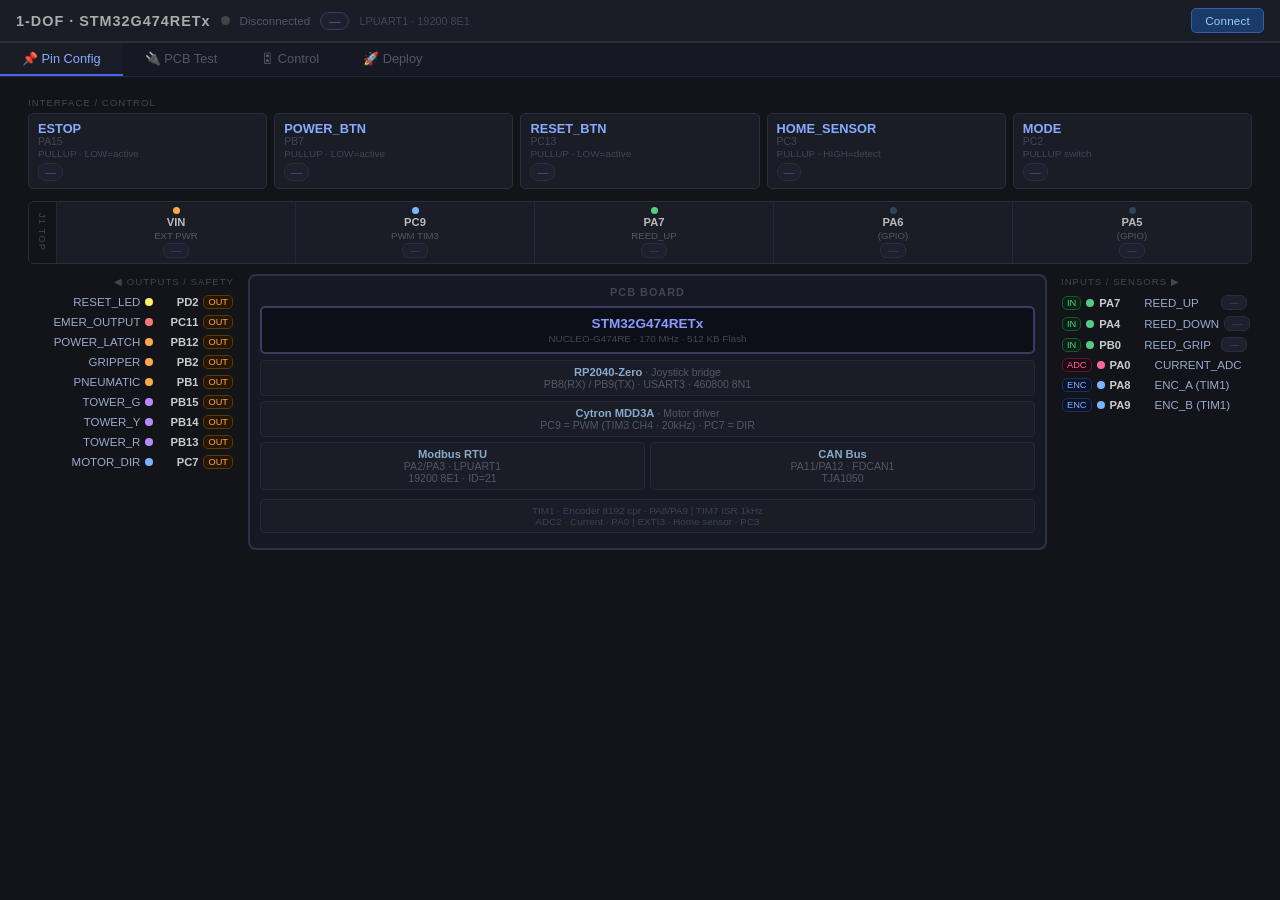
<file: ws/1-Dof-full-control/docs/pin_configurator.html>
<!DOCTYPE html>
<html lang="th">
<head>
<meta charset="UTF-8">
<title>1-DOF Control Panel</title>
<style>
* { box-sizing: border-box; margin: 0; padding: 0; }
body { background: #12141a; color: #ddd; font-family: 'Segoe UI', sans-serif; font-size: 13px; }

/* ── Top bar ── */
.topbar {
  background: #1a1d26; border-bottom: 2px solid #2a2d3a;
  padding: 8px 16px; display: flex; align-items: center; gap: 10px; flex-wrap: wrap;
}
.topbar h1 { font-size: 0.9rem; color: #aaa; letter-spacing: 1px; }
.dot { width: 9px; height: 9px; border-radius: 50%; background: #444; flex-shrink: 0; transition: background .3s; }
.dot.on  { background: #44cc77; box-shadow: 0 0 5px #44cc77; }
.dot.err { background: #ff4444; }
#mode-badge {
  font-size: 0.7rem; padding: 2px 8px; border-radius: 10px;
  background: #1e2030; border: 1px solid #3a3d54; color: #667;
}
#mode-badge.pcb { background: #0a2218; border-color: #1a6a3a; color: #44cc77; }
#mode-badge.fw  { background: #0a1830; border-color: #1a3a7a; color: #7799ff; }
.spacer { flex: 1; }
.port-hint { font-size: 0.68rem; color: #445; }

/* ── Buttons ── */
.btn {
  background: #1e2235; border: 1px solid #3a4060; color: #99aacc;
  border-radius: 5px; padding: 5px 13px; cursor: pointer; font-size: 0.73rem;
  transition: all .15s; letter-spacing: 0.2px;
}
.btn:hover { background: #283050; border-color: #4a5070; color: #bbccff; }
.btn.primary { background: #1a3a6a; border-color: #3060b0; color: #99ccff; }
.btn.primary:hover { background: #204888; border-color: #4070cc; color: #bbddff; }
.btn.danger  { background: #3a1010; border-color: #882222; color: #ff8888; }
.btn.danger:hover  { background: #501818; border-color: #aa3333; color: #ffaaaa; }
.btn.warn { background: #3a2000; border-color: #885500; color: #ffbb55; }
.btn.warn:hover { background: #4a2a00; border-color: #aa6600; color: #ffcc77; }
.btn.success { background: #0a3020; border-color: #207a40; color: #55dd88; }
.btn.success:hover { background: #104030; border-color: #309a50; color: #77ffaa; }
.btn:disabled { opacity: 0.35; cursor: not-allowed; }

/* ── Tabs ── */
.tab-bar { background: #161924; border-bottom: 1px solid #252836; display: flex; }
.tab-btn {
  padding: 8px 22px; cursor: pointer; color: #556; font-size: 0.8rem;
  border: none; border-bottom: 2px solid transparent; background: none; transition: all .15s;
}
.tab-btn:hover { color: #99aacc; background: #1a1d26; }
.tab-btn.active { color: #88aaff; border-bottom-color: #4466ee; background: #1a1d26; }
.tab-pane { display: none; }
.tab-pane.active { display: block; }

/* ══════════════════════════════════════
   TAB 1 — PIN CONFIG
══════════════════════════════════════ */
#tab-pins { padding: 10px 14px 20px; }

/* Interface pins (top 5) */
.iface-row { display: flex; gap: 7px; flex-wrap: wrap; margin-bottom: 12px; }
.iface-pin {
  flex: 1; min-width: 110px; background: #1a1d26; border: 1px solid #2a2d3a;
  border-radius: 5px; padding: 7px 9px;
}
.ip-name { font-weight: 700; font-size: 0.8rem; color: #88aaff; }
.ip-pin  { font-size: 0.65rem; color: #445; }
.ip-note { font-size: 0.62rem; color: #445; margin-top: 1px; }
.ip-live {
  margin-top: 4px; font-size: 0.68rem; padding: 2px 6px; border-radius: 8px;
  background: #1e2030; border: 1px solid #2a2d3a; color: #556; display: inline-block;
}
.ip-live.hi { background: #0a2a14; border-color: #1a6030; color: #44cc77; }
.ip-live.lo { background: #2a0a0a; border-color: #601818; color: #cc4444; }

/* Top connector strip */
.top-connector {
  display: flex; align-items: stretch; gap: 0; margin-bottom: 10px;
  background: #1a1d26; border: 1px solid #2a2d3a; border-radius: 6px; overflow: hidden;
}
.tc-label {
  background: #12141a; padding: 6px 8px; font-size: 0.6rem; color: #445;
  writing-mode: vertical-rl; letter-spacing: 1px; border-right: 1px solid #252836;
  display: flex; align-items: center; justify-content: center;
}
.tc-pins { display: flex; flex: 1; }
.tc-pin {
  flex: 1; padding: 5px 6px; border-right: 1px solid #252836;
  display: flex; flex-direction: column; align-items: center; gap: 2px; min-width: 58px;
}
.tc-pin:last-child { border-right: none; }
.tc-dot  { width: 7px; height: 7px; border-radius: 50%; }
.tc-pname { font-size: 0.7rem; font-weight: 700; color: #bbb; }
.tc-func  { font-size: 0.6rem; color: #556; }
.tc-badge {
  font-size: 0.6rem; padding: 1px 5px; border-radius: 6px;
  background: #1e2030; border: 1px solid #2a2d3a; color: #445; min-width: 26px; text-align: center;
}
.tc-badge.hi { background: #0a2a14; border-color: #1a6030; color: #44cc77; }
.tc-badge.lo { background: #2a0a0a; border-color: #601818; color: #cc4444; }

/* 3-column PCB layout */
.pcb-layout { display: grid; grid-template-columns: 210px 1fr 195px; gap: 10px; align-items: start; }

.pin-col { display: flex; flex-direction: column; gap: 1px; }
.col-hdr { font-size: 0.6rem; color: #445; text-transform: uppercase; letter-spacing: 1px; padding: 2px 4px; margin-bottom: 2px; }
.pin-col.left  .col-hdr { text-align: right; }
.pin-col.right .col-hdr { text-align: left;  }

.pin-row {
  display: flex; align-items: center; gap: 5px; padding: 3px 5px;
  border-radius: 3px; transition: background .1s;
}
.pin-row:hover { background: #1e2030; }
.pin-col.left  .pin-row { justify-content: flex-end; }
.pin-col.right .pin-row { justify-content: flex-start; }

.pr-dot   { width: 8px; height: 8px; border-radius: 50%; flex-shrink: 0; }
.pr-label { font-size: 0.7rem; font-weight: 700; color: #ccc; width: 40px; flex-shrink: 0; }
.pin-col.left  .pr-label { text-align: right; }
.pin-col.right .pr-label { text-align: left;  }
.pr-func  { font-size: 0.72rem; color: #99aacc; flex: 1; }
.pin-col.left .pr-func { text-align: right; }

.pr-dir {
  font-size: 0.58rem; padding: 1px 4px; border-radius: 5px; border: 1px solid #333; white-space: nowrap; flex-shrink: 0;
}
.pr-dir.out  { color: #ffaa44; border-color: #5a3a00; background: #261500; }
.pr-dir.in   { color: #55cc88; border-color: #1a5530; background: #0a2214; }
.pr-dir.adc  { color: #ff6699; border-color: #5a1a30; background: #200a12; }
.pr-dir.enc  { color: #88aaff; border-color: #1a3060; background: #0a1428; }

.pr-live {
  font-size: 0.6rem; padding: 1px 5px; border-radius: 6px;
  background: #1e2030; border: 1px solid #2a2d3a; color: #445;
  min-width: 26px; text-align: center; flex-shrink: 0;
}
.pr-live.hi { background: #0a2a14; border-color: #1a6030; color: #44cc77; }
.pr-live.lo { background: #2a0a0a; border-color: #601818; color: #cc4444; }

/* PCB center graphic */
.pcb-body {
  background: #161924; border: 2px solid #2e3148; border-radius: 8px; padding: 10px; min-height: 260px;
}
.pcb-body h3 { text-align: center; font-size: 0.68rem; color: #445; margin-bottom: 8px; text-transform: uppercase; letter-spacing: 1px; }
.chip { background: #0d0f18; border: 2px solid #3a3d60; border-radius: 5px; padding: 8px; text-align: center; margin-bottom: 6px; }
.chip-name { font-size: 0.85rem; font-weight: 700; color: #8899ff; }
.chip-sub  { font-size: 0.62rem; color: #445; margin-top: 2px; }
.sub-block {
  background: #1a1d26; border: 1px solid #252836; border-radius: 4px;
  padding: 5px 7px; margin-bottom: 5px; text-align: center; font-size: 0.66rem; color: #556;
}
.sub-block strong { color: #88aacc; font-size: 0.7rem; }
.sub-row { display: flex; gap: 5px; }
.sub-row .sub-block { flex: 1; }

/* ══════════════════════════════════════
   TAB 2 — PCB TEST
══════════════════════════════════════ */
#tab-test { padding: 10px 14px; }
.cards { display: flex; flex-wrap: wrap; gap: 10px; }
.card { background: #181b28; border: 1px solid #2e3350; border-radius: 8px; padding: 10px 13px; min-width: 200px; }
.card h3 { font-size: 0.72rem; color: #7788aa; margin-bottom: 8px; border-bottom: 1px solid #252a3e; padding-bottom: 5px; text-transform: uppercase; letter-spacing: 0.8px; font-weight: 600; }
.card.wide { min-width: 380px; }
.card.full { width: 100%; }

.out-grid { display: grid; grid-template-columns: repeat(4, 1fr); gap: 5px; }
.out-item { display: flex; flex-direction: column; align-items: center; gap: 3px; }
.out-item label { font-size: 0.6rem; color: #88aaff; text-align: center; line-height: 1.2; }
.sw { position: relative; width: 32px; height: 17px; cursor: pointer; }
.sw input { opacity: 0; width: 0; height: 0; }
.sw-track { position: absolute; inset: 0; background: #1e2030; border: 1px solid #333; border-radius: 9px; transition: background .2s; }
.sw input:checked + .sw-track { background: #1a5a30; border-color: #2a9a50; }
.sw-thumb { position: absolute; top: 2px; left: 2px; width: 11px; height: 11px; background: #556; border-radius: 50%; transition: transform .2s, background .2s; }
.sw input:checked ~ .sw-thumb { transform: translateX(15px); background: #44cc77; }

.in-grid { display: grid; grid-template-columns: 1fr 1fr; gap: 3px; }
.in-item { display: flex; align-items: center; gap: 5px; padding: 3px 6px; background: #12141a; border-radius: 3px; }
.in-item label { font-size: 0.66rem; color: #aaa; flex: 1; }
.in-badge { font-size: 0.62rem; padding: 1px 5px; border-radius: 6px; background: #1e2030; border: 1px solid #2a2d3a; color: #445; }
.in-badge.hi { background: #0a2a14; border-color: #1a6030; color: #44cc77; }
.in-badge.lo { background: #1a1a1a; border-color: #2a2a2a; color: #445; }

.motor-row { display: flex; align-items: center; gap: 7px; margin-bottom: 5px; }
.motor-row label { font-size: 0.7rem; color: #99aacc; width: 36px; }
input[type=range] { flex: 1; accent-color: #4466ee; }
#pwm-disp { font-size: 0.78rem; font-weight: 700; color: #88bbff; width: 34px; text-align: right; }
.btn-row { display: flex; gap: 5px; margin-bottom: 4px; }
.btn-row .btn { flex: 1; text-align: center; }

.joy-layout { display: flex; gap: 10px; align-items: flex-start; flex-wrap: wrap; }
.joy-stick-wrap { display: flex; flex-direction: column; align-items: center; gap: 2px; }
.joy-lbl { font-size: 0.62rem; color: #556; }
canvas { border: 1px solid #252836; border-radius: 3px; background: #0d0f14; }
.joy-vals { font-size: 0.65rem; color: #556; }
.trig-wrap { display: flex; flex-direction: column; gap: 5px; margin-top: 4px; }
.trig-row { display: flex; align-items: center; gap: 5px; }
.trig-row > span { font-size: 0.65rem; color: #667; width: 18px; }
.tbar { height: 5px; width: 90px; background: #1e2030; border-radius: 3px; overflow: hidden; border: 1px solid #2a2d3a; }
.tbar-fill { height: 100%; background: #4466ee; width: 0%; }
.tval { font-size: 0.62rem; color: #556; width: 20px; }
.joy-btns-grid { display: grid; grid-template-columns: repeat(8, 26px); gap: 2px; margin-top: 5px; }
.jbtn { height: 18px; border-radius: 3px; background: #1e2030; border: 1px solid #2a2d3a; font-size: 0.58rem; color: #556; display: flex; align-items: center; justify-content: center; }
.jbtn.on { background: #1a3060; border-color: #2a50a0; color: #88aaff; }

.macro-list { min-height: 32px; margin-bottom: 5px; }
.mc-item { display: flex; align-items: center; gap: 4px; padding: 2px 4px; background: #12141a; border: 1px solid #1e2030; border-radius: 3px; margin-bottom: 2px; cursor: grab; }
.mc-item.dragging { opacity: 0.4; }
.mc-handle { color: #334; user-select: none; padding: 0 2px; font-size: 0.7rem; }
.mc-cmd { flex: 1; font-family: monospace; font-size: 0.7rem; color: #7799ff; }
.mc-del { color: #445; cursor: pointer; font-size: 0.75rem; padding: 0 3px; }
.mc-del:hover { color: #ff6644; }
.mc-add { display: flex; gap: 4px; }
.mc-add input { flex: 1; background: #0d0f14; border: 1px solid #252836; color: #ccc; border-radius: 3px; padding: 3px 6px; font-size: 0.7rem; }
.mc-presets { display: flex; gap: 4px; flex-wrap: wrap; margin-top: 4px; }
.mc-presets span { font-size: 0.65rem; color: #445; align-self: center; }

#lt-log {
  background: #0d0f14; border: 1px solid #252836; border-radius: 4px;
  height: 110px; overflow-y: auto; padding: 5px 7px;
  font-family: monospace; font-size: 0.68rem; display: flex; flex-direction: column; gap: 1px;
}
.rx { color: #44cc77; } .tx { color: #5577ff; } .er { color: #ff5544; } .ii { color: #888; }

/* ══════════════════════════════════════
   TAB 3 — CONTROL
══════════════════════════════════════ */
#tab-ctrl { padding: 10px 14px; }
.ctrl-grid { display: flex; flex-wrap: wrap; gap: 8px; }

/* Status bar */
.ctrl-status-bar {
  display: flex; align-items: center; gap: 14px; flex-wrap: wrap;
  background: #0f1220; border: 1px solid #1e2440; border-radius: 6px;
  padding: 8px 14px; margin-bottom: 8px;
}
.ctrl-pos-big { display: flex; flex-direction: column; align-items: center; flex-shrink: 0; }
.ctrl-pos-big .val { font-size: 2.1rem; font-weight: 700; color: #88aaff; line-height: 1; font-variant-numeric: tabular-nums; }
.ctrl-pos-big .lbl { font-size: 0.6rem; color: #445; text-transform: uppercase; letter-spacing: 1px; margin-top: 2px; }
.ctrl-stats { display: flex; gap: 8px; flex-wrap: wrap; flex: 1; }
.stat-item { background: #12141a; border: 1px solid #252836; border-radius: 5px; padding: 5px 10px; min-width: 80px; }
.stat-item .sl { font-size: 0.6rem; color: #445566; text-transform: uppercase; letter-spacing: 0.5px; }
.stat-item .sv { font-size: 0.88rem; font-weight: 700; color: #88aaff; line-height: 1.3; }
.estop-badge { padding: 4px 12px; border-radius: 5px; font-size: 0.78rem; font-weight: 700; border: 1px solid #252836; background: #12141a; color: #445; flex-shrink: 0; }
.estop-badge.ok  { background: #082012; border-color: #145028; color: #44dd88; }
.estop-badge.act { background: #200808; border-color: #501414; color: #ff5544; }
.io-badge { padding: 3px 10px; border-radius: 4px; font-size: 0.7rem; font-weight: 600; border: 1px solid #252836; background: #12141a; color: #445; }
.io-badge.hi { background: #082012; border-color: #145028; color: #44dd88; }
.io-badge.lo { background: #0a0d14; border-color: #1e2030; color: #3a4060; }

/* Commands */
.cmd-section { margin-bottom: 7px; }
.cmd-section-label { font-size: 0.6rem; color: #3a4060; text-transform: uppercase; letter-spacing: 1px; margin-bottom: 4px; }
.cmd-row { display: flex; gap: 5px; flex-wrap: wrap; }
.cmd-row .btn { flex: 1; min-width: 90px; text-align: center; }
.go-row { display: flex; gap: 6px; align-items: center; margin-top: 4px; }
.go-row input[type=number] { flex: 1; min-width: 60px; background: #12141a; border: 1px solid #2a2d3a; color: #ccc; border-radius: 4px; padding: 4px 8px; font-size: 0.82rem; }
.go-row .btn { white-space: nowrap; }
.go-unit { font-size: 0.68rem; color: #445; }

/* PID / Traj */
.gain-row { display: flex; align-items: center; gap: 6px; margin-bottom: 5px; }
.gain-row label { font-size: 0.7rem; color: #99aacc; width: 52px; }
.gain-row input[type=number] { width: 72px; background: #12141a; border: 1px solid #2a2d3a; color: #ccc; border-radius: 4px; padding: 3px 6px; font-size: 0.75rem; }
.gain-sub { font-size: 0.6rem; color: #3a4060; text-transform: uppercase; letter-spacing: 0.8px; margin: 6px 0 3px; }
.traj-row { display: flex; align-items: center; gap: 6px; margin-bottom: 5px; }
.traj-row label { font-size: 0.7rem; color: #99aacc; width: 60px; }
.traj-row select { background: #12141a; border: 1px solid #2a2d3a; color: #ccc; border-radius: 4px; padding: 3px 6px; font-size: 0.73rem; }
.traj-row input[type=number] { width: 72px; background: #12141a; border: 1px solid #2a2d3a; color: #ccc; border-radius: 4px; padding: 3px 6px; font-size: 0.75rem; }
.traj-row .gunit { font-size: 0.62rem; color: #445; }

/* ══════════════════════════════════════
   TAB 4 — DEPLOY
══════════════════════════════════════ */
#tab-deploy { padding: 10px 14px; }
.deploy-grid { display: flex; flex-wrap: wrap; gap: 8px; }
.deploy-grid .card { flex: 1; min-width: 270px; }

.raw-row { display: flex; gap: 5px; align-items: center; margin-bottom: 5px; }
.raw-row label { font-size: 0.7rem; color: #aaa; width: 68px; }
.raw-row input[type=number] { width: 78px; background: #12141a; border: 1px solid #2a2d3a; color: #ccc; border-radius: 4px; padding: 3px 6px; }
#raw-resp { background: #0d0f14; border: 1px solid #2a2d3a; border-radius: 4px; min-height: 38px; padding: 5px 8px; font-family: monospace; font-size: 0.7rem; color: #88aaff; margin-top: 5px; word-break: break-all; }

.release-section { margin-top: 12px; padding-top: 12px; border-top: 1px solid #252836; }
.release-msg { background: #0a2a14; border: 1px solid #1a6030; border-radius: 4px; padding: 8px 12px; font-size: 0.75rem; color: #44cc77; display: none; margin-top: 8px; }
</style>
</head>
<body>

<!-- ══ TOP BAR ══════════════════════════════════ -->
<div class="topbar">
  <h1>1-DOF · STM32G474RETx</h1>
  <div class="dot" id="dot"></div>
  <span id="conn-lbl" style="font-size:0.73rem;color:#556">Disconnected</span>
  <span id="mode-badge">—</span>
  <span class="port-hint">LPUART1 · 19200 8E1</span>
  <span class="spacer"></span>
  <button class="btn primary" id="btn-con"  onclick="ltConnect()">Connect</button>
  <button class="btn danger"  id="btn-dis"  onclick="ltDisconnect()" style="display:none">Disconnect</button>
</div>

<!-- ══ TABS ═════════════════════════════════════ -->
<div class="tab-bar">
  <button class="tab-btn active" onclick="showTab('pins',this)">📌 Pin Config</button>
  <button class="tab-btn"        onclick="showTab('test',this)">🔌 PCB Test</button>
  <button class="tab-btn"        onclick="showTab('ctrl',this)">🎛 Control</button>
  <button class="tab-btn"        onclick="showTab('deploy',this)">🚀 Deploy</button>
</div>

<!-- ══════════════════════════════════════════════
     TAB 1 — PIN CONFIG  (layout ตาม PCB จริง)
══════════════════════════════════════════════ -->
<div id="tab-pins" class="tab-pane active">
  <div style="padding:10px 14px 20px">

    <!-- Interface pins (5 ตัวหลัก) -->
    <div style="font-size:0.6rem;color:#445;text-transform:uppercase;letter-spacing:1px;margin-bottom:5px">Interface / Control</div>
    <div class="iface-row" id="iface-row"></div>

    <!-- Top connector J1 -->
    <div class="top-connector">
      <div class="tc-label">J1 TOP</div>
      <div class="tc-pins" id="tc-pins"></div>
    </div>

    <!-- 3-column board layout -->
    <div class="pcb-layout">

      <!-- LEFT: outputs -->
      <div>
        <div class="pin-col left">
          <div class="col-hdr">◀ Outputs / Safety</div>
          <div id="left-col"></div>
        </div>
      </div>

      <!-- CENTER: chip graphic -->
      <div class="pcb-body">
        <h3>PCB Board</h3>
        <div class="chip">
          <div class="chip-name">STM32G474RETx</div>
          <div class="chip-sub">NUCLEO-G474RE · 170 MHz · 512 KB Flash</div>
        </div>
        <div class="sub-block">
          <strong>RP2040-Zero</strong> · Joystick bridge<br>
          <span>PB8(RX) / PB9(TX) · USART3 · 460800 8N1</span>
        </div>
        <div class="sub-block">
          <strong>Cytron MDD3A</strong> · Motor driver<br>
          <span>PC9 = PWM (TIM3 CH4 · 20kHz) · PC7 = DIR</span>
        </div>
        <div class="sub-row">
          <div class="sub-block">
            <strong>Modbus RTU</strong><br>
            <span>PA2/PA3 · LPUART1<br>19200 8E1 · ID=21</span>
          </div>
          <div class="sub-block">
            <strong>CAN Bus</strong><br>
            <span>PA11/PA12 · FDCAN1<br>TJA1050</span>
          </div>
        </div>
        <div class="sub-block" style="font-size:0.62rem;color:#3a4060;margin-top:4px">
          TIM1 · Encoder 8192 cpr · PA8/PA9 | TIM7 ISR 1kHz<br>
          ADC2 · Current · PA0 | EXTI3 · Home sensor · PC3
        </div>
      </div>

      <!-- RIGHT: inputs -->
      <div>
        <div class="pin-col right">
          <div class="col-hdr">Inputs / Sensors ▶</div>
          <div id="right-col"></div>
        </div>
      </div>

    </div>
  </div>
</div>

<!-- ══════════════════════════════════════════════
     TAB 2 — PCB TEST
══════════════════════════════════════════════ -->
<div id="tab-test" class="tab-pane">
  <div style="padding:8px 12px;font-size:0.68rem;color:#445;border-bottom:1px solid #1e2030">
    PCB interactive test mode — PING·SET·TOG·SCAN·PWM·J (ASCII protocol)
  </div>
  <div style="padding:10px 14px">
    <div class="cards">

      <div class="card">
        <h3>Outputs</h3>
        <div class="out-grid" id="out-grid"></div>
      </div>

      <div class="card">
        <h3>Inputs
          <button class="btn" style="font-size:0.6rem;padding:1px 6px;margin-left:6px" onclick="ltDoScan()">Refresh</button>
          <span id="scan-age" style="font-size:0.62rem;color:#445;margin-left:5px"></span>
        </h3>
        <div class="in-grid" id="in-grid"></div>
      </div>

      <div class="card">
        <h3>Sensors <span style="font-size:0.62rem;color:#445;font-weight:normal">(auto-update with SCAN)</span></h3>
        <div style="display:grid;grid-template-columns:1fr 1fr;gap:4px">
          <div class="stat-item">
            <div class="sl">Encoder count</div>
            <div class="sv" id="sc-enc-cnt" style="color:#aaddff;font-size:0.9rem">—</div>
          </div>
          <div class="stat-item">
            <div class="sl">Encoder pos</div>
            <div class="sv" id="sc-enc-deg" style="color:#88aaff;font-size:0.9rem">—</div>
            <div class="sl">deg</div>
          </div>
          <div class="stat-item" style="grid-column:1/-1">
            <div class="sl">Current (ADC PA0)</div>
            <div class="sv" id="sc-adc-ma" style="color:#ffbb66;font-size:0.9rem">—</div>
            <div class="sl">mA</div>
          </div>
        </div>
      </div>

      <div class="card">
        <h3>Motor</h3>
        <div class="motor-row">
          <label>PWM</label>
          <input type="range" id="pwm-sl" min="0" max="100" value="0"
                 oninput="document.getElementById('pwm-disp').textContent=this.value+'%'">
          <span id="pwm-disp">0%</span>
        </div>
        <div class="btn-row">
          <button class="btn" onclick="ltMotorFwd()">▶ FWD</button>
          <button class="btn" onclick="ltMotorRev()">◀ REV</button>
          <button class="btn danger" onclick="ltMotorStop()">■ STOP</button>
        </div>
        <div style="display:flex;gap:4px;margin-top:3px">
          <button class="btn" onclick="ltPwmVal(10)">10%</button>
          <button class="btn" onclick="ltPwmVal(25)">25%</button>
          <button class="btn" onclick="ltPwmVal(50)">50%</button>
          <button class="btn" onclick="ltPwmVal(75)">75%</button>
        </div>
      </div>

      <div class="card wide">
        <h3>Joystick (RP2040) <span id="joy-st" style="font-size:0.62rem;color:#445;font-weight:normal;margin-left:6px">disconnected</span></h3>
        <div class="joy-layout">
          <div class="joy-stick-wrap">
            <canvas id="joy-l" width="66" height="66"></canvas>
            <span class="joy-lbl">LX / LY</span>
            <span class="joy-vals" id="joy-lv">0, 0</span>
          </div>
          <div class="joy-stick-wrap">
            <canvas id="joy-r" width="66" height="66"></canvas>
            <span class="joy-lbl">RX / RY</span>
            <span class="joy-vals" id="joy-rv">0, 0</span>
          </div>
          <div>
            <div class="trig-wrap">
              <div class="trig-row"><span>LT</span><div class="tbar"><div class="tbar-fill" id="lt-f"></div></div><span class="tval" id="lt-v">0</span></div>
              <div class="trig-row"><span>RT</span><div class="tbar"><div class="tbar-fill" id="rt-f"></div></div><span class="tval" id="rt-v">0</span></div>
            </div>
            <div class="joy-btns-grid" id="joy-bg"></div>
          </div>
        </div>
      </div>

      <div class="card wide">
        <h3>Macro
          <button class="btn" style="font-size:0.6rem;padding:1px 6px;margin-left:6px" onclick="macroRun()">▶ Run All</button>
          <button class="btn" style="font-size:0.6rem;padding:1px 6px" onclick="macroSave()">💾</button>
          <button class="btn" style="font-size:0.6rem;padding:1px 6px" onclick="macroLoad()">📂</button>
          <button class="btn" style="font-size:0.6rem;padding:1px 6px" onclick="macroClear()">✕</button>
        </h3>
        <div class="macro-list" id="mc-list"></div>
        <div class="mc-add">
          <input type="text" id="mc-inp" placeholder="e.g. SET:TOWER_R:1  or  DELAY:500"
                 onkeydown="if(event.key==='Enter')macroAdd()">
          <button class="btn primary" onclick="macroAdd()">+ Add</button>
        </div>
        <div class="mc-presets">
          <span>Presets:</span>
          <button class="btn" style="font-size:0.6rem" onclick="macroPreset('io')">I/O</button>
          <button class="btn" style="font-size:0.6rem" onclick="macroPreset('motor')">Motor</button>
          <button class="btn" style="font-size:0.6rem" onclick="macroPreset('tower')">Tower</button>
        </div>
      </div>

      <div class="card full">
        <h3>Log <button class="btn" style="font-size:0.6rem;padding:1px 6px;margin-left:6px" onclick="document.getElementById('lt-log').innerHTML=''">Clear</button></h3>
        <div id="lt-log"></div>
      </div>

    </div>
  </div>
</div>

<!-- ══════════════════════════════════════════════
     TAB 3 — CONTROL
══════════════════════════════════════════════ -->
<div id="tab-ctrl" class="tab-pane">
  <div style="padding:8px 12px;font-size:0.68rem;color:#445;border-bottom:1px solid #1e2030">
    Modbus RTU — Main FW mode · Slave ID 21 · LPUART1 19200 8E1
  </div>
  <div style="padding:10px 14px">

    <!-- ── STATUS BAR ── -->
    <div class="ctrl-status-bar">
      <canvas id="arm-gauge" width="120" height="120" style="flex-shrink:0;border-radius:50%"></canvas>
      <div class="ctrl-pos-big">
        <div class="val" id="st-pos">—</div>
        <div class="lbl">degrees</div>
      </div>
      <div class="ctrl-stats">
        <div class="stat-item">
          <div class="sl">State</div>
          <div class="sv" id="st-sys" style="color:#88ddff">—</div>
        </div>
        <div class="stat-item">
          <div class="sl">Velocity</div>
          <div class="sv" id="st-vel" style="color:#66ddff">—</div>
          <div class="sl">deg/s</div>
        </div>
        <div class="stat-item">
          <div class="sl">Accel</div>
          <div class="sv" id="st-acc" style="color:#aaddff">—</div>
          <div class="sl">deg/s²</div>
        </div>
        <div class="stat-item">
          <div class="sl">Current</div>
          <div class="sv" id="st-cur" style="color:#ffbb66">—</div>
          <div class="sl">mA</div>
        </div>
        <div class="stat-item">
          <div class="sl">Reed</div>
          <div class="sv" id="st-reed" style="color:#88ffbb">—</div>
        </div>
      </div>
      <div class="estop-badge" id="estop-badge">E-STOP —</div>
    </div>
    <!-- IO status badges -->
    <div style="display:flex;gap:5px;flex-wrap:wrap;margin-bottom:8px">
      <div class="io-badge" id="iob-home">HOME —</div>
      <div class="io-badge" id="iob-pwr">PWR_BTN —</div>
      <div class="io-badge" id="iob-rst">RST_BTN —</div>
      <div class="io-badge" id="iob-mode">MODE —</div>
    </div>

    <!-- ── CARDS ── -->
    <div class="ctrl-grid">

      <!-- Commands -->
      <div class="card" style="min-width:220px;max-width:280px">
        <h3>Commands</h3>

        <!-- Homing -->
        <div class="cmd-section">
          <div class="cmd-section-label">Homing</div>
          <div class="cmd-row">
            <button class="btn primary" onclick="mbCmd('home')">🏠 Home</button>
            <button class="btn" onclick="mbCmd('sethome')">📍 Set Home Here</button>
          </div>
        </div>

        <!-- Auto Move -->
        <div class="cmd-section">
          <div class="cmd-section-label">Auto Move  <span style="color:#3a4060;font-weight:normal">(requires homed)</span></div>
          <div style="display:flex;gap:5px;align-items:center;flex-wrap:wrap">
            <button class="btn" onclick="mbCmd('auto')" style="font-size:0.68rem">⚙ AUTO</button>
            <input type="number" id="go-pos" value="90" step="5" style="flex:1;min-width:55px;background:#12141a;border:1px solid #2a2d3a;color:#ccc;border-radius:4px;padding:4px 6px;font-size:0.82rem">
            <span class="go-unit">°</span>
            <button class="btn primary" onclick="mbCmd('goto')">Go →</button>
          </div>
          <button class="btn warn" style="width:100%;margin-top:4px" onclick="mbCmd('abort')">⏹ Abort</button>
        </div>

        <!-- Manual Jog -->
        <div class="cmd-section">
          <div class="cmd-section-label">Manual Jog  <span style="color:#3a4060;font-weight:normal">(incremental)</span></div>
          <div style="display:flex;gap:4px;margin-bottom:4px">
            <button class="btn" onclick="mbCmd('manual')" style="font-size:0.68rem">🕹 MANUAL</button>
            <button class="btn" onclick="mbCmd('idle')"   style="font-size:0.68rem;flex:1">Exit →IDLE</button>
          </div>
          <div style="display:flex;gap:3px;flex-wrap:wrap">
            <button class="btn" style="flex:1;min-width:38px" onclick="mbJog(-30)">−30°</button>
            <button class="btn" style="flex:1;min-width:38px" onclick="mbJog(-5)">−5°</button>
            <button class="btn" style="flex:1;min-width:38px" onclick="mbJog(5)">+5°</button>
            <button class="btn" style="flex:1;min-width:38px" onclick="mbJog(30)">+30°</button>
          </div>
          <div style="display:flex;gap:4px;margin-top:4px;align-items:center">
            <input type="number" id="jog-val" value="10" step="1" style="flex:1;background:#12141a;border:1px solid #2a2d3a;color:#ccc;border-radius:4px;padding:3px 6px;font-size:0.78rem">
            <span class="go-unit">°</span>
            <button class="btn" onclick="mbJog( parseInt(document.getElementById('jog-val').value))">Jog +</button>
            <button class="btn" onclick="mbJog(-parseInt(document.getElementById('jog-val').value))">Jog −</button>
          </div>
        </div>

        <!-- Actuators -->
        <div class="cmd-section">
          <div class="cmd-section-label">Actuators</div>
          <div style="display:flex;gap:5px;align-items:center;margin-bottom:4px">
            <span style="font-size:0.68rem;color:#88aacc;width:72px">Pneumatic</span>
            <button class="btn" style="flex:1" onclick="mbActuator('pneu_down')">▼ Down</button>
            <button class="btn" style="flex:1" onclick="mbActuator('pneu_up')">▲ Up</button>
          </div>
          <div style="display:flex;gap:5px;align-items:center">
            <span style="font-size:0.68rem;color:#88aacc;width:72px">Gripper</span>
            <button class="btn" style="flex:1" onclick="mbActuator('grip_close')">✊ Close</button>
            <button class="btn" style="flex:1" onclick="mbActuator('grip_open')">🖐 Open</button>
          </div>
        </div>

        <!-- Test Mode -->
        <div class="cmd-section">
          <div class="cmd-section-label">Test Mode  <span style="color:#3a4060;font-weight:normal">(back-and-forth)</span></div>
          <div style="display:flex;gap:4px;align-items:center;flex-wrap:wrap;margin-bottom:4px">
            <span style="font-size:0.65rem;color:#556;width:34px">Start</span>
            <input type="number" id="test-start" value="0"  step="5" style="flex:1;min-width:45px;background:#12141a;border:1px solid #2a2d3a;color:#ccc;border-radius:4px;padding:3px 5px;font-size:0.75rem">
            <span style="font-size:0.65rem;color:#556;width:24px">End</span>
            <input type="number" id="test-end"   value="90" step="5" style="flex:1;min-width:45px;background:#12141a;border:1px solid #2a2d3a;color:#ccc;border-radius:4px;padding:3px 5px;font-size:0.75rem">
            <span style="font-size:0.65rem;color:#556">×</span>
            <input type="number" id="test-rep"   value="5"  step="1" min="0" style="width:38px;background:#12141a;border:1px solid #2a2d3a;color:#ccc;border-radius:4px;padding:3px 5px;font-size:0.75rem">
          </div>
          <button class="btn success" style="width:100%" onclick="mbTestRun()">▶ Run Test</button>
        </div>

        <!-- Emergency -->
        <div style="margin-top:8px;padding-top:8px;border-top:1px solid #252836">
          <button class="btn danger" style="width:100%;font-size:0.8rem;padding:7px"
                  onclick="mbCmd('estop')">🛑 E-Stop SW</button>
          <div style="font-size:0.6rem;color:#3a3030;margin-top:3px;text-align:center">
            ดับ PWM ทันที · ยกเลิกโดยส่ง command ใหม่
          </div>
        </div>
      </div>

      <!-- PID Gains -->
      <div class="card" style="min-width:195px">
        <h3>PID Gains</h3>
        <div class="gain-sub">Velocity loop</div>
        <div class="gain-row"><label>kp_vel</label><input type="number" id="g-kpv" value="30"  step="1"></div>
        <div class="gain-row"><label>ki_vel</label><input type="number" id="g-kiv" value="0.1" step="0.01"></div>
        <div class="gain-row"><label>kd_vel</label><input type="number" id="g-kdv" value="0"   step="0.01"></div>
        <div class="gain-sub">Position loop</div>
        <div class="gain-row"><label>kp_pos</label><input type="number" id="g-kpp" value="1.0" step="0.1"></div>
        <div class="gain-row"><label>kd_pos</label><input type="number" id="g-kdp" value="0"   step="0.01"></div>
        <div class="gain-row"><label>ki_pos</label><input type="number" id="g-kip" value="0"   step="0.01"></div>
        <button class="btn primary" style="margin-top:8px;width:100%" onclick="mbApplyPID()">Apply PID → Board</button>
      </div>

      <!-- Trajectory -->
      <div class="card" style="min-width:195px">
        <h3>Trajectory</h3>
        <div class="traj-row">
          <label>Type</label>
          <select id="tr-type"><option value="0">Trapezoid</option><option value="1">S-Curve</option></select>
        </div>
        <div class="traj-row"><label>v_max</label><input type="number" id="tr-vmax" value="3.14" step="0.1"><span class="gunit">rad/s</span></div>
        <div class="traj-row"><label>a_max</label><input type="number" id="tr-amax" value="6.28" step="0.1"><span class="gunit">rad/s²</span></div>
        <div class="traj-row"><label>j_max</label><input type="number" id="tr-jmax" value="10"   step="1"><span class="gunit">rad/s³</span></div>
        <button class="btn primary" style="margin-top:8px;width:100%" onclick="mbApplyTraj()">Apply Traj → Board</button>
      </div>

      <!-- System Params -->
      <div class="card" style="min-width:195px">
        <h3>System</h3>
        <div class="gain-sub">Mode</div>
        <div class="traj-row">
          <label>Sys.mode</label>
          <select id="sys-mode">
            <option value="0">0 Production</option>
            <option value="1">1 HW Test</option>
            <option value="2">2 Joy Test</option>
            <option value="3">3 Auto Test</option>
          </select>
        </div>
        <div class="gain-sub">Motor</div>
        <div class="gain-row">
          <label>max_speed</label>
          <input type="number" id="sys-maxspd" value="40" min="1" max="100" step="1">
          <span class="gunit">%</span>
        </div>
        <div class="gain-row">
          <label>ramp_rate</label>
          <input type="number" id="sys-ramp" value="50" min="1" max="500" step="1">
          <span class="gunit">×0.001</span>
        </div>
        <div class="gain-sub">Encoder</div>
        <div style="display:flex;align-items:center;gap:8px;margin-bottom:6px">
          <label style="font-size:0.7rem;color:#99aacc;width:52px">inverted</label>
          <select id="sys-encinv" style="background:#12141a;border:1px solid #2a2d3a;color:#ccc;border-radius:4px;padding:3px 6px;font-size:0.73rem">
            <option value="0">No</option>
            <option value="1" selected>Yes</option>
          </select>
        </div>
        <button class="btn primary" style="margin-top:8px;width:100%" onclick="mbApplySys()">Apply System → Board</button>
      </div>

    </div>
  </div>
</div>

<!-- ══════════════════════════════════════════════
     TAB 4 — DEPLOY
══════════════════════════════════════════════ -->
<div id="tab-deploy" class="tab-pane">
  <div style="padding:8px 12px;font-size:0.68rem;color:#445;border-bottom:1px solid #1e2030">
    Write parameters to board and release port for BaseSystem.exe
  </div>
  <div style="padding:10px 14px">
    <div class="deploy-grid">

      <div class="card">
        <h3>Write All Params to Board</h3>
        <p style="font-size:0.7rem;color:#556;margin-bottom:9px">
          Writes PID + trajectory values to all Modbus registers and triggers apply (reg 0x0F = 1).
        </p>
        <div style="display:flex;gap:7px">
          <button class="btn primary" onclick="deployWriteAll()">📤 Write to Board</button>
          <button class="btn" onclick="deploySaveLocal()">💾 Save Local</button>
          <button class="btn" onclick="deployLoadLocal()">📂 Load Local</button>
        </div>
        <div id="deploy-status" style="margin-top:7px;font-size:0.7rem;color:#556;min-height:18px"></div>
      </div>

      <div class="card">
        <h3>Raw Modbus</h3>
        <div class="raw-row"><label>Reg (hex)</label><input type="number" id="raw-reg" value="0" min="0" max="255"></div>
        <div class="raw-row"><label>Count</label><input type="number" id="raw-cnt" value="1" min="1" max="16"></div>
        <div style="display:flex;gap:5px;margin-bottom:5px;flex-wrap:wrap">
          <button class="btn" onclick="rawRead()">FC03 Read</button>
          <input type="number" id="raw-val" value="0" style="width:68px;background:#12141a;border:1px solid #2a2d3a;color:#ccc;border-radius:4px;padding:3px 6px">
          <button class="btn warn" onclick="rawWrite()">FC06 Write</button>
        </div>
        <div id="raw-resp">—</div>
      </div>

    </div>

    <div class="release-section">
      <div style="font-size:0.75rem;color:#aaa;margin-bottom:7px">
        Release serial port ก่อนเปิด BaseSystem.exe<br>
        <span style="font-size:0.65rem;color:#445">BaseSystem.exe ใช้ LPUART1 port เดียวกัน — ต้อง disconnect web UI ก่อน</span>
      </div>
      <button class="btn danger" style="font-size:0.82rem;padding:7px 18px" onclick="releaseForBaseSystem()">
        🔌 Release Port → BaseSystem.exe
      </button>
      <div class="release-msg" id="release-msg">
        ✓ Serial port released — สามารถเปิด BaseSystem.exe ได้แล้ว
      </div>
    </div>
  </div>
</div>

<!-- ══════════════════════════════════════════════
     SCRIPT
══════════════════════════════════════════════ -->
<script>
'use strict';

/* ── Pin data ─────────────────────────────── */
const IFACE_PINS = [
  {pin:'PA15', name:'ESTOP',       note:'PULLUP · LOW=active',  scan:'ESTOP'},
  {pin:'PB7',  name:'POWER_BTN',  note:'PULLUP · LOW=active',  scan:'POWER_BTN'},
  {pin:'PC13', name:'RESET_BTN',  note:'PULLUP · LOW=active',  scan:'RESET_BTN'},
  {pin:'PC3',  name:'HOME_SENSOR',note:'PULLUP · HIGH=detect', scan:'HOME_SENSOR'},
  {pin:'PC2',  name:'MODE',       note:'PULLUP switch',        scan:'MODE'},
];
const TOP_PINS = [
  {pin:'VIN', func:'EXT PWR',  color:'#ffaa44'},
  {pin:'PC9', func:'PWM TIM3', color:'#7ab3ff'},
  {pin:'PA7', func:'REED_UP',  color:'#55cc88', scan:'REED_UP'},
  {pin:'PA6', func:'(GPIO)',   color:'#334455'},
  {pin:'PA5', func:'(GPIO)',   color:'#334455'},
];
const LEFT_PINS = [
  {pin:'PD2',  func:'RESET_LED',   color:'#ffee66'},
  {pin:'PC11', func:'EMER_OUTPUT', color:'#ff7777'},
  {pin:'PB12', func:'POWER_LATCH', color:'#ffaa44'},
  {pin:'PB2',  func:'GRIPPER',     color:'#ffaa44'},
  {pin:'PB1',  func:'PNEUMATIC',   color:'#ffaa44'},
  {pin:'PB15', func:'TOWER_G',     color:'#bb88ff'},
  {pin:'PB14', func:'TOWER_Y',     color:'#bb88ff'},
  {pin:'PB13', func:'TOWER_R',     color:'#bb88ff'},
  {pin:'PC7',  func:'MOTOR_DIR',   color:'#7ab3ff'},
];
const RIGHT_PINS = [
  {pin:'PA7', func:'REED_UP',      dir:'IN',  color:'#55cc88', scan:'REED_UP'},
  {pin:'PA4', func:'REED_DOWN',    dir:'IN',  color:'#55cc88', scan:'REED_DOWN'},
  {pin:'PB0', func:'REED_GRIP',    dir:'IN',  color:'#55cc88', scan:'REED_GRIP'},
  {pin:'PA0', func:'CURRENT_ADC',  dir:'ADC', color:'#ff6699'},
  {pin:'PA8', func:'ENC_A (TIM1)', dir:'ENC', color:'#7ab3ff'},
  {pin:'PA9', func:'ENC_B (TIM1)', dir:'ENC', color:'#7ab3ff'},
];

/* ── Build Tab 1 ──────────────────────────── */
function buildConfig() {
  // Interface pins
  const ir = document.getElementById('iface-row');
  IFACE_PINS.forEach(p => {
    ir.innerHTML += `<div class="iface-pin">
      <div class="ip-name">${p.name}</div>
      <div class="ip-pin">${p.pin}</div>
      <div class="ip-note">${p.note}</div>
      <div class="ip-live" id="ilv-${p.scan}">—</div>
    </div>`;
  });
  // Top connector
  const tc = document.getElementById('tc-pins');
  TOP_PINS.forEach(p => {
    tc.innerHTML += `<div class="tc-pin">
      <div class="tc-dot" style="background:${p.color}"></div>
      <div class="tc-pname">${p.pin}</div>
      <div class="tc-func">${p.func}</div>
      <div class="tc-badge" id="${p.scan?'tcb-'+p.scan:''}">—</div>
    </div>`;
  });
  // Left col
  const lc = document.getElementById('left-col');
  LEFT_PINS.forEach(p => {
    lc.innerHTML += `<div class="pin-row">
      <span class="pr-func">${p.func}</span>
      <span class="pr-dot" style="background:${p.color}"></span>
      <span class="pr-label">${p.pin}</span>
      <span class="pr-dir out">OUT</span>
    </div>`;
  });
  // Right col
  const rc = document.getElementById('right-col');
  RIGHT_PINS.forEach(p => {
    rc.innerHTML += `<div class="pin-row">
      <span class="pr-dir ${p.dir.toLowerCase()}">${p.dir}</span>
      <span class="pr-dot" style="background:${p.color}"></span>
      <span class="pr-label">${p.pin}</span>
      <span class="pr-func">${p.func}</span>
      ${p.scan ? `<span class="pr-live" id="plv-${p.scan}">—</span>` : ''}
    </div>`;
  });
}

/* ── Build Tab 2 ──────────────────────────── */
const OUT_NAMES = ['TOWER_R','TOWER_Y','TOWER_G','GRIPPER','PNEUMATIC','POWER_LATCH','RESET_LED','EMER_OUT'];
const IN_NAMES  = ['REED_UP','REED_DOWN','REED_GRIP','HOME_SENSOR','ESTOP','POWER_BTN','RESET_BTN','MODE'];
// bit order matches joystick.h XInput masks
const JOY_BTNS = ['▲','▼','◀','▶','STR','SEL','L3','R3','LB','RB','T','·','A','B','X','Y'];

function buildTest() {
  const og = document.getElementById('out-grid');
  OUT_NAMES.forEach(n => {
    og.innerHTML += `<div class="out-item">
      <label>${n.replace(/_/g,'<br>')}</label>
      <label class="sw">
        <input type="checkbox" id="sw-${n}" onchange="ltToggleOut('${n}',this.checked)">
        <span class="sw-track"></span><span class="sw-thumb"></span>
      </label>
    </div>`;
  });
  const ig = document.getElementById('in-grid');
  IN_NAMES.forEach(n => {
    ig.innerHTML += `<div class="in-item" id="in-${n}">
      <label>${n.replace(/_/g,' ')}</label>
      <span class="in-badge lo">LOW</span>
    </div>`;
  });
  const jbg = document.getElementById('joy-bg');
  JOY_BTNS.forEach((b,i) => { jbg.innerHTML += `<div class="jbtn" id="jb-${i}">${b}</div>`; });
}

/* ── Tab switching ─────────────────────────── */
function showTab(id, btn) {
  document.querySelectorAll('.tab-pane').forEach(p => p.classList.remove('active'));
  document.querySelectorAll('.tab-btn').forEach(b => b.classList.remove('active'));
  document.getElementById('tab-'+id).classList.add('active');
  btn.classList.add('active');
}

/* ── Serial state ──────────────────────────── */
let ltPort=null, ltRawWriter=null, ltReader=null, ltRunning=false;
let ltQueue=[], ltBusy=false, ltBusyTO=null;
let scanData={}, connMode='none';
let scanTimer=null, joyTimer=null, pollTimer=null;
let mbBuffer=new Uint8Array(256), mbBufLen=0;
let mbResolve=null, mbTimeout=null;

function ltLog(cls,msg) {
  const el=document.getElementById('lt-log'); if(!el) return;
  const d=document.createElement('div'); d.className=cls; d.textContent=msg;
  el.appendChild(d);
  if(el.children.length>300) el.removeChild(el.firstChild);
  el.scrollTop=el.scrollHeight;
}

async function ltGetWriter() {
  if(!ltRawWriter && ltPort) ltRawWriter=ltPort.writable.getWriter();
  return ltRawWriter;
}
async function ltSendRaw(str) {
  if(!ltPort) return;
  const trimmed=str.trim();
  const silent=(trimmed==='J'||trimmed==='SCAN');
  try { const w=await ltGetWriter(); await w.write(new TextEncoder().encode(str)); if(!silent) ltLog('tx','→ '+trimmed); }
  catch(e) { ltLog('er','TX: '+e.message); }
}
async function ltWriteBin(u8) {
  if(!ltPort) return;
  try { const w=await ltGetWriter(); await w.write(u8); }
  catch(e) { ltLog('er','TX bin: '+e.message); }
}

function ltSend(cmd) { ltQueue.push(cmd); ltDrain(); }
async function ltDrain() {
  if(ltBusy||!ltQueue.length||!ltPort) return;
  ltBusy=true; const cmd=ltQueue.shift();
  await ltSendRaw(cmd+'\n');
  ltBusyTO=setTimeout(()=>{ ltBusy=false; ltDrain(); },200);
}
function ltReleaseBusy() { clearTimeout(ltBusyTO); ltBusy=false; ltDrain(); }

/* ── Connect / Disconnect ────────────────── */
async function ltConnect() {
  if(!('serial' in navigator)) { alert('Web Serial ต้องใช้ Chrome หรือ Edge'); return; }
  try {
    ltPort=await navigator.serial.requestPort();
    await ltPort.open({baudRate:19200,dataBits:8,parity:'even',stopBits:1});
  } catch(e) { ltLog('er','Open: '+e.message); ltPort=null; return; }
  ltRunning=true; setUI(true);
  ltLog('ii','Port opened — detecting mode...');
  startReading();
  await autoDetect();
}

async function ltDisconnect() {
  ltRunning=false;
  clearInterval(scanTimer); clearInterval(joyTimer); clearInterval(pollTimer);
  scanTimer=joyTimer=pollTimer=null;
  try { if(ltReader)    await ltReader.cancel();   } catch{}
  try { if(ltRawWriter) ltRawWriter.releaseLock(); } catch{}
  try { if(ltPort)      await ltPort.close();      } catch{}
  ltPort=ltRawWriter=ltReader=null;
  ltQueue=[]; ltBusy=false; connMode='none';
  setUI(false); ltLog('ii','Disconnected');
}

function setUI(on) {
  document.getElementById('dot').className='dot'+(on?' on':'');
  document.getElementById('conn-lbl').textContent=on?'Connected':'Disconnected';
  document.getElementById('btn-con').style.display=on?'none':'';
  document.getElementById('btn-dis').style.display=on?'':'none';
  if(!on){const b=document.getElementById('mode-badge');b.className='';b.textContent='—';}
}

/* ── Auto-detect ─────────────────────────── */
let detectLines=[];
async function autoDetect() {
  detectLines=[]; mbBufLen=0;
  await ltSendRaw('PING\n');
  await delay(350);
  if(detectLines.some(l=>l.includes('PONG'))) { setMode('pcb'); return; }
  await ltWriteBin(modbRead(0x00,1));
  await delay(350);
  if(mbBufLen>=7 && mbBuffer[0]===21 && mbBuffer[1]===0x03) { setMode('fw'); }
  else { ltLog('ii','Mode unknown — defaulting PCB Test'); setMode('pcb'); }
  mbBufLen=0;
}

function setMode(m) {
  connMode=m;
  const b=document.getElementById('mode-badge');
  if(m==='pcb') { b.className='pcb'; b.textContent='PCB Test'; ltLog('ii','✓ PCB Test mode'); startPcbLoops(); }
  else          { b.className='fw';  b.textContent='Main FW';  ltLog('ii','✓ Main FW mode');  startPollLoop(); }
}

/* ── Read loop ───────────────────────────── */
async function startReading() {
  try {
    ltReader=ltPort.readable.getReader();
    const dec=new TextDecoder(); let buf='';
    while(ltRunning) {
      const {value,done}=await ltReader.read(); if(done) break;
      if(connMode==='fw') {
        for(const b of value) if(mbBufLen<mbBuffer.length) mbBuffer[mbBufLen++]=b;
        tryResolveMb();
      } else {
        // accumulate raw bytes for Modbus detection even before mode is set
        if(connMode==='none') {
          for(const b of value) if(mbBufLen<mbBuffer.length) mbBuffer[mbBufLen++]=b;
        }
        buf+=dec.decode(value);
        const lines=buf.split('\n'); buf=lines.pop();
        for(const l of lines) {
          const s=l.trim(); if(!s) continue;
          const silent=s.startsWith('J:')||s.startsWith('SCAN:');
          if(!silent) ltLog('rx','← '+s);
          detectLines.push(s); ltHandleLine(s);
        }
      }
    }
  } catch(e) { if(ltRunning) ltLog('er','Read: '+e.message); }
  finally { try{ltReader.releaseLock();}catch{} }
}

function ltHandleLine(line) {
  ltReleaseBusy();
  if(line.startsWith('SCAN:')) handleScan(line);
  else if(line.startsWith('J:')) handleJoy(line);
}

/* ── SCAN ────────────────────────────────── */
function handleScan(line) {
  const parts = line.replace('SCAN:','').split('|');
  // parts[0] = digital inputs
  parts[0].split(',').forEach(p=>{
    const [k,v]=p.split('='); if(k) scanData[k.trim()]=parseInt(v)||0;
  });
  // |ENC:cnt=X,deg=X.X
  const encPart = parts.find(s=>s.startsWith('ENC:'));
  if(encPart){
    encPart.replace('ENC:','').split(',').forEach(p=>{
      const [k,v]=p.split('='); if(k) scanData['ENC_'+k.trim().toUpperCase()]=parseFloat(v)||0;
    });
    const ce=document.getElementById('sc-enc-cnt'); if(ce) ce.textContent=scanData['ENC_CNT']??'—';
    const de=document.getElementById('sc-enc-deg'); if(de) de.textContent=(scanData['ENC_DEG']??0).toFixed(1);
  }
  // |ADC:mA=X
  const adcPart = parts.find(s=>s.startsWith('ADC:'));
  if(adcPart){
    adcPart.replace('ADC:','').split(',').forEach(p=>{
      const [k,v]=p.split('='); if(k) scanData['ADC_'+k.trim().toUpperCase()]=parseInt(v)||0;
    });
    const am=document.getElementById('sc-adc-ma'); if(am) am.textContent=scanData['ADC_MA']??'—';
  }
  updateInputUI(); updatePinBadges();
  const el=document.getElementById('scan-age'); if(el) el.textContent=new Date().toLocaleTimeString();
}

function updateInputUI() {
  IN_NAMES.forEach(name=>{
    const el=document.getElementById('in-'+name); if(!el) return;
    const v=scanData[name]; const b=el.querySelector('.in-badge'); if(!b) return;
    b.className='in-badge '+(v?'hi':'lo'); b.textContent=v?'HIGH':'LOW';
  });
}

function updatePinBadges() {
  RIGHT_PINS.filter(p=>p.scan).forEach(p=>{
    const el=document.getElementById('plv-'+p.scan); if(!el) return;
    const v=scanData[p.scan];
    el.className='pr-live '+(v===undefined?'':v?'hi':'lo');
    el.textContent=v===undefined?'—':v?'H':'L';
  });
  IFACE_PINS.forEach(p=>{
    const el=document.getElementById('ilv-'+p.scan); if(!el) return;
    const v=scanData[p.scan];
    el.className='ip-live '+(v===undefined?'':v?'hi':'lo');
    el.textContent=v===undefined?'—':v?'HIGH':'LOW';
  });
  const tc=document.getElementById('tcb-REED_UP');
  if(tc){ const v=scanData['REED_UP']; tc.className='tc-badge '+(v===undefined?'':v?'hi':'lo'); tc.textContent=v===undefined?'—':v?'H':'L'; }
}

/* ── Joystick ────────────────────────────── */
// Firmware format: J:rp,joy,lx,ly,rx,ry,lt,rt,btns
// rp=RP2040 connected, joy=joystick connected, btns=4-char hex string
function handleJoy(line) {
  const d=line.replace('J:','');
  if(d==='connected')    { document.getElementById('joy-st').textContent='● connected'; return; }
  if(d==='disconnected') { document.getElementById('joy-st').textContent='disconnected'; return; }
  const parts=d.split(','); if(parts.length<9) return;
  const rp=parseInt(parts[0]), joy=parseInt(parts[1]);
  const lx=parseInt(parts[2]), ly=parseInt(parts[3]);
  const rx=parseInt(parts[4]), ry=parseInt(parts[5]);
  const lt=parseInt(parts[6]), rt=parseInt(parts[7]);
  const btnsHex=parts[8]||'0000';
  const btns=parseInt(btnsHex,16)||0;
  document.getElementById('joy-st').textContent = rp ? (joy ? '● joy connected' : '● rp2040 only') : 'disconnected';
  document.getElementById('joy-lv').textContent=`${lx}, ${ly}`;
  document.getElementById('joy-rv').textContent=`${rx}, ${ry}`;
  document.getElementById('lt-f').style.width=(lt/255*100).toFixed(0)+'%';
  document.getElementById('rt-f').style.width=(rt/255*100).toFixed(0)+'%';
  document.getElementById('lt-v').textContent=lt;
  document.getElementById('rt-v').textContent=rt;
  drawStick('joy-l',lx,-ly); drawStick('joy-r',rx,-ry);
  JOY_BTNS.forEach((_,i)=>{ const el=document.getElementById('jb-'+i); if(el) el.className='jbtn'+(btns&(1<<i)?' on':''); });
}
function drawStick(id,x,y) {
  const c=document.getElementById(id); if(!c) return;
  const ctx=c.getContext('2d'),w=c.width,h=c.height,cx=w/2,cy=h/2,r=cx-4;
  ctx.clearRect(0,0,w,h);
  ctx.strokeStyle='#252836'; ctx.lineWidth=1;
  ctx.beginPath(); ctx.arc(cx,cy,r,0,Math.PI*2); ctx.stroke();
  ctx.beginPath(); ctx.moveTo(cx,4); ctx.lineTo(cx,h-4); ctx.stroke();
  ctx.beginPath(); ctx.moveTo(4,cy); ctx.lineTo(w-4,cy); ctx.stroke();
  const px=cx+(x/32767)*r, py=cy+(y/32767)*r;
  ctx.fillStyle='#4466ee'; ctx.beginPath(); ctx.arc(px,py,4,0,Math.PI*2); ctx.fill();
}

/* ── Loops ───────────────────────────────── */
function startPcbLoops() {
  clearInterval(scanTimer); clearInterval(joyTimer);
  scanTimer=setInterval(()=>{ if(connMode!=='none') ltDoScan(); },800);
  joyTimer =setInterval(()=>{ if(connMode!=='none') ltSend('J'); },50);
  ltDoScan();
}
function ltDoScan() { ltSend('SCAN'); }

/* ── Motor ───────────────────────────────── */
function ltToggleOut(name,on) { ltSend(`SET:${name}:${on?1:0}`); }
function ltMotorFwd()  { ltSend(`PWM:FWD:${document.getElementById('pwm-sl').value||25}`); }
function ltMotorRev()  { ltSend(`PWM:REV:${document.getElementById('pwm-sl').value||25}`); }
function ltMotorStop() { ltSend('PWM:STOP'); }
function ltPwmVal(v)   { document.getElementById('pwm-sl').value=v; document.getElementById('pwm-disp').textContent=v+'%'; }

/* ── Macro ───────────────────────────────── */
let macros=[];
function macroRender() {
  const list=document.getElementById('mc-list'); list.innerHTML='';
  macros.forEach((cmd,i)=>{
    const d=document.createElement('div'); d.className='mc-item'; d.draggable=true; d.dataset.i=i;
    d.innerHTML=`<span class="mc-handle">⠿</span><span class="mc-cmd">${cmd}</span><span class="mc-del" onclick="macroRemove(${i})">✕</span>`;
    d.addEventListener('dragstart',e=>{e.dataTransfer.setData('text',i);d.classList.add('dragging');});
    d.addEventListener('dragend',()=>d.classList.remove('dragging'));
    d.addEventListener('dragover',e=>e.preventDefault());
    d.addEventListener('drop',e=>{ const from=parseInt(e.dataTransfer.getData('text')),to=parseInt(d.dataset.i); macros.splice(to,0,macros.splice(from,1)[0]); macroRender(); });
    list.appendChild(d);
  });
}
function macroAdd() { const inp=document.getElementById('mc-inp'),cmd=inp.value.trim(); if(cmd){macros.push(cmd);macroRender();inp.value='';} }
function macroRemove(i) { macros.splice(i,1); macroRender(); }
function macroClear() { macros=[]; macroRender(); }
async function macroRun() { for(const cmd of macros){ if(cmd.startsWith('DELAY:')) await delay(parseInt(cmd.split(':')[1])||100); else ltSend(cmd); await delay(250); } }
function macroSave() { localStorage.setItem('lt-macros',JSON.stringify(macros)); ltLog('ii','Macros saved'); }
function macroLoad() { try{macros=JSON.parse(localStorage.getItem('lt-macros')||'[]');macroRender();}catch{} }
function macroPreset(t) {
  if(t==='io')    macros=['SET:TOWER_R:1','DELAY:400','SET:TOWER_Y:1','DELAY:400','SET:TOWER_G:1','DELAY:400','SET:TOWER_R:0','SET:TOWER_Y:0','SET:TOWER_G:0'];
  if(t==='motor') macros=['PWM:FWD:20','DELAY:1000','PWM:REV:20','DELAY:1000','PWM:STOP'];
  if(t==='tower') macros=['SET:TOWER_R:1','DELAY:250','SET:TOWER_R:0','SET:TOWER_Y:1','DELAY:250','SET:TOWER_Y:0','SET:TOWER_G:1','DELAY:250','SET:TOWER_G:0'];
  macroRender();
}

/* ── Modbus ──────────────────────────────── */
function modbCrc(buf) {
  let crc=0xFFFF;
  for(const b of buf){ crc^=b; for(let i=0;i<8;i++) crc=(crc&1)?((crc>>>1)^0xA001):(crc>>>1); }
  return crc;
}
function modbRead(reg,count) {
  const f=new Uint8Array(8); f[0]=21;f[1]=0x03;f[2]=reg>>8;f[3]=reg&0xFF;f[4]=count>>8;f[5]=count&0xFF;
  const crc=modbCrc(f.slice(0,6)); f[6]=crc&0xFF; f[7]=crc>>8; return f;
}
function modbWrite(reg,val) {
  const v=val&0xFFFF, f=new Uint8Array(8); f[0]=21;f[1]=0x06;f[2]=reg>>8;f[3]=reg&0xFF;f[4]=v>>8;f[5]=v&0xFF;
  const crc=modbCrc(f.slice(0,6)); f[6]=crc&0xFF; f[7]=crc>>8; return f;
}
function tryResolveMb() {
  if(!mbResolve||mbBufLen<5) return;
  const b=mbBuffer; if(b[0]!==21){mbBufLen=0;return;}
  let exp; if(b[1]===0x03&&mbBufLen>=3) exp=3+b[2]+2; else if(b[1]===0x06) exp=8; else{mbBufLen=0;mbResolve(null);mbResolve=null;clearTimeout(mbTimeout);return;}
  if(mbBufLen>=exp) { const frame=b.slice(0,exp); clearTimeout(mbTimeout); mbBufLen=0; const res=mbResolve; mbResolve=null; res(frame); }
}
async function mbTransaction(frame,ms=500) {
  if(!ltPort) return null;
  return new Promise(resolve=>{ mbBufLen=0; mbResolve=resolve; mbTimeout=setTimeout(()=>{ mbBufLen=0; mbResolve=null; resolve(null); },ms); ltWriteBin(frame); });
}
async function mbReadReg(reg,count=1) {
  const resp=await mbTransaction(modbRead(reg,count)); if(!resp||resp[1]!==0x03) return null;
  const bc=resp[2], vals=[];
  for(let i=0;i<bc;i+=2){ let v=(resp[3+i]<<8)|resp[4+i]; if(v>32767) v-=65536; vals.push(v); }
  return count===1?vals[0]:vals;
}
async function mbWriteReg(reg,val) { return (await mbTransaction(modbWrite(reg,val)))!==null; }

/* ── Arm position gauge ──────────────────── */
function drawGauge(pos, vel, target) {
  const c=document.getElementById('arm-gauge'); if(!c) return;
  const ctx=c.getContext('2d');
  const W=c.width, H=c.height, cx=W/2, cy=H/2, R=Math.min(W,H)/2-6;
  const toA=deg=>(deg-90)*Math.PI/180;

  ctx.clearRect(0,0,W,H);

  // Outer ring background
  ctx.beginPath(); ctx.arc(cx,cy,R,0,Math.PI*2);
  ctx.fillStyle='#0a0d14'; ctx.fill();
  ctx.strokeStyle='#2a3050'; ctx.lineWidth=2; ctx.stroke();

  // Safe zone arc (green, ±150°)
  ctx.beginPath(); ctx.arc(cx,cy,R-3,toA(-150),toA(150));
  ctx.strokeStyle='#0a3a1a'; ctx.lineWidth=6; ctx.stroke();
  // Warning zones (±150° → ±180°)
  ctx.beginPath(); ctx.arc(cx,cy,R-3,toA(150),toA(180));
  ctx.strokeStyle='#5a1010'; ctx.lineWidth=6; ctx.stroke();
  ctx.beginPath(); ctx.arc(cx,cy,R-3,toA(-180),toA(-150));
  ctx.strokeStyle='#5a1010'; ctx.lineWidth=6; ctx.stroke();

  // Tick marks
  for(let d=0;d<360;d+=30){
    const a=(d-90)*Math.PI/180;
    const isMaj=(d%90===0);
    ctx.beginPath();
    ctx.moveTo(cx+Math.cos(a)*(R-4), cy+Math.sin(a)*(R-4));
    ctx.lineTo(cx+Math.cos(a)*(isMaj?R-14:R-10), cy+Math.sin(a)*(isMaj?R-14:R-10));
    ctx.strokeStyle=isMaj?'#445566':'#2a3040'; ctx.lineWidth=1; ctx.stroke();
  }

  // HOME dot at 0° (top)
  ctx.beginPath(); ctx.arc(cx,cy-R+10,3,0,Math.PI*2);
  ctx.fillStyle='#33cc66'; ctx.fill();

  // Target line (dashed orange)
  if(target!==null && Math.abs(target-pos)>0.5){
    const ta=toA(target);
    ctx.beginPath(); ctx.moveTo(cx,cy);
    ctx.lineTo(cx+Math.cos(ta)*(R-18), cy+Math.sin(ta)*(R-18));
    ctx.strokeStyle='#ff8822'; ctx.lineWidth=1.5;
    ctx.setLineDash([4,3]); ctx.stroke(); ctx.setLineDash([]);
  }

  // Velocity arc (cyan, thin outer)
  const maxVel=180;
  const velClamp=Math.max(-maxVel,Math.min(maxVel,vel));
  if(Math.abs(velClamp)>1){
    const vStart=toA(0), vEnd=toA(velClamp);
    ctx.beginPath(); ctx.arc(cx,cy,R-1,vStart,vEnd,velClamp<0);
    ctx.strokeStyle=velClamp>0?'#2288aa':'#aa4422'; ctx.lineWidth=2; ctx.stroke();
  }

  // Arm shadow + arm
  const pa=toA(pos);
  const armLen=R-16;
  ctx.beginPath(); ctx.moveTo(cx,cy); ctx.lineTo(cx+Math.cos(pa)*armLen, cy+Math.sin(pa)*armLen);
  ctx.strokeStyle='rgba(80,140,255,0.18)'; ctx.lineWidth=8; ctx.stroke();
  ctx.beginPath(); ctx.moveTo(cx,cy); ctx.lineTo(cx+Math.cos(pa)*armLen, cy+Math.sin(pa)*armLen);
  const grad=ctx.createLinearGradient(cx,cy,cx+Math.cos(pa)*armLen,cy+Math.sin(pa)*armLen);
  grad.addColorStop(0,'#3366cc'); grad.addColorStop(1,'#88bbff');
  ctx.strokeStyle=grad; ctx.lineWidth=3; ctx.stroke();
  // tip
  ctx.beginPath(); ctx.arc(cx+Math.cos(pa)*armLen,cy+Math.sin(pa)*armLen,5,0,Math.PI*2);
  ctx.fillStyle='#aaccff'; ctx.fill();

  // Hub
  ctx.beginPath(); ctx.arc(cx,cy,7,0,Math.PI*2);
  ctx.fillStyle='#1a2040'; ctx.fill();
  ctx.beginPath(); ctx.arc(cx,cy,4,0,Math.PI*2);
  ctx.fillStyle='#5577cc'; ctx.fill();

  // Position text (center)
  ctx.font='bold 15px Segoe UI'; ctx.fillStyle='#aaccff';
  ctx.textAlign='center'; ctx.textBaseline='middle';
  ctx.fillText(pos.toFixed(1)+'°', cx, cy+R*0.52);
  ctx.font='10px Segoe UI'; ctx.fillStyle='#445566';
  ctx.fillText((vel>=0?'+':'')+vel.toFixed(1)+'°/s', cx, cy+R*0.72);
}

/* ── Poll loop ───────────────────────────── */
const SYS_LABELS={0:'IDLE',1:'HOMING',2:'PICK',4:'PLACE',8:'MOVING'};
async function mbDoPoll() {
  if(connMode!=='fw'||!ltPort) return;
  // Read 0x26–0x32 = 13 registers
  const vals=await mbReadReg(0x26,13); if(!vals||!Array.isArray(vals)) return;
  const reed=vals[0], sys=vals[1], pos=vals[2]/10, vel=vals[3]/10;
  const acc=vals[10]/10, estop=vals[11], io=vals[12];
  const rs=[reed&1?'UP':'',reed&2?'DN':'',reed&4?'GRP':''].filter(Boolean).join('+')||'—';
  const target=parseFloat(document.getElementById('go-pos')?.value)||null;
  document.getElementById('st-pos').textContent=pos.toFixed(1);
  document.getElementById('st-vel').textContent=vel.toFixed(1);
  document.getElementById('st-acc').textContent=acc.toFixed(1);
  document.getElementById('st-sys').textContent=SYS_LABELS[sys]||('0x'+sys.toString(16));
  document.getElementById('st-reed').textContent=rs;
  const eb=document.getElementById('estop-badge');
  eb.textContent=estop?'E-STOP ACTIVE':'E-STOP OK';
  eb.className='estop-badge '+(estop?'act':'ok');
  // IO badges from reg[0x32]
  function setIoBadge(id, active, labelHi, labelLo){
    const el=document.getElementById(id); if(!el) return;
    el.textContent=active?labelHi:labelLo;
    el.className='io-badge '+(active?'hi':'lo');
  }
  setIoBadge('iob-home', io&0x01, 'HOME ●',    'HOME ○');
  setIoBadge('iob-pwr',  io&0x02, 'PWR_BTN ●', 'PWR_BTN ○');
  setIoBadge('iob-rst',  io&0x04, 'RST_BTN ●', 'RST_BTN ○');
  setIoBadge('iob-mode', io&0x08, 'MODE MANUAL','MODE AUTO');
  const cur=await mbReadReg(0x3A); if(cur!==null) document.getElementById('st-cur').textContent=cur;
  drawGauge(pos,vel,target);
}
async function startPollLoop() {
  clearInterval(pollTimer);
  // Read current sys params from board on connect
  const sv=await mbReadReg(0x33,4);
  if(sv&&Array.isArray(sv)){
    const sel=document.getElementById('sys-mode'); if(sel) sel.value=sv[0]&0x03;
    const ms=document.getElementById('sys-maxspd'); if(ms) ms.value=sv[1];
    const rr=document.getElementById('sys-ramp'); if(rr) rr.value=sv[2];
    const ei=document.getElementById('sys-encinv'); if(ei) ei.value=sv[3]&0x01;
  }
  pollTimer=setInterval(mbDoPoll,200); mbDoPoll();
}

/* ── Control commands ────────────────────── */
let actState = 0; // current reg[0x02] value (pneumatic/gripper bits)

async function mbCmd(cmd) {
  if(connMode!=='fw'){ltLog('er','Not in Main FW mode');return;}
  switch(cmd){
    case 'home':    await mbWriteReg(0x01,0x01); break;
    case 'sethome': await mbWriteReg(0x01,0x08); break;
    case 'abort':   await mbWriteReg(0x25,0x01); break;
    case 'estop':   await mbWriteReg(0x19,0x01); break;
    case 'manual':  await mbWriteReg(0x01,0x02); break;
    case 'auto':    await mbWriteReg(0x01,0x04); break;
    case 'idle':    await mbWriteReg(0x01,0x00); await mbWriteReg(0x05,0x00); break;
    case 'goto':    await mbWriteReg(0x24,(parseInt(document.getElementById('go-pos').value)||0)&0xFFFF); break;
    // legacy
    case 'grip1':   actState|=0x01; await mbWriteReg(0x02,actState); break;
    case 'grip0':   actState&=~0x01; await mbWriteReg(0x02,actState); break;
  }
  ltLog('ii','CMD: '+cmd);
}

async function mbJog(deg) {
  if(connMode!=='fw'){ltLog('er','Not in Main FW mode');return;}
  const val = (deg & 0xFFFF); // signed 16-bit
  await mbWriteReg(0x05, val);
  ltLog('ii','JOG: '+(deg>0?'+':'')+deg+'°');
}

async function mbActuator(act) {
  if(connMode!=='fw'){ltLog('er','Not in Main FW mode');return;}
  switch(act){
    case 'pneu_down':  actState |=  0x01; break;
    case 'pneu_up':    actState &= ~0x01; break;
    case 'grip_close': actState = (actState & 0x01) | 0x04; break;
    case 'grip_open':  actState = (actState & 0x01) | 0x02; break;
  }
  await mbWriteReg(0x02, actState & 0xFFFF);
  ltLog('ii','ACT: '+act+' (0x'+actState.toString(16)+')');
}

async function mbTestRun() {
  if(connMode!=='fw'){ltLog('er','Not in Main FW mode');return;}
  const s = parseInt(document.getElementById('test-start').value)||0;
  const e = parseInt(document.getElementById('test-end').value)||90;
  const r = parseInt(document.getElementById('test-rep').value)||5;
  await mbWriteReg(0x09, s & 0xFFFF);
  await mbWriteReg(0x10, e & 0xFFFF);
  await mbWriteReg(0x11, r & 0xFFFF);
  await mbWriteReg(0x01, 0x10);
  ltLog('ii','TEST: '+s+'°↔'+e+'° ×'+r);
}
async function mbApplyPID() {
  if(connMode!=='fw'){ltLog('er','Not in Main FW mode');return;}
  await mbWriteReg(0x0C,Math.round(parseFloat(document.getElementById('g-kpv').value)*100));
  await mbWriteReg(0x0D,Math.round(parseFloat(document.getElementById('g-kiv').value)*100));
  await mbWriteReg(0x0E,Math.round(parseFloat(document.getElementById('g-kdv').value)*100));
  await mbWriteReg(0x3D,Math.round(parseFloat(document.getElementById('g-kpp').value)*100));
  await mbWriteReg(0x3E,Math.round(parseFloat(document.getElementById('g-kdp').value)*100));
  await mbWriteReg(0x3F,Math.round(parseFloat(document.getElementById('g-kip').value)*100));
  await mbWriteReg(0x0F,1); ltLog('ii','PID applied');
}
async function mbApplyTraj() {
  if(connMode!=='fw'){ltLog('er','Not in Main FW mode');return;}
  await mbWriteReg(0x38,parseInt(document.getElementById('tr-type').value));
  await mbWriteReg(0x39,Math.round(parseFloat(document.getElementById('tr-vmax').value)*100));
  await mbWriteReg(0x3B,Math.round(parseFloat(document.getElementById('tr-amax').value)*100));
  await mbWriteReg(0x3C,Math.round(parseFloat(document.getElementById('tr-jmax').value)*100));
  await mbWriteReg(0x0F,1); ltLog('ii','Traj applied');
}

async function mbApplySys() {
  if(connMode!=='fw'){ltLog('er','Not in Main FW mode');return;}
  const mode   = parseInt(document.getElementById('sys-mode').value)||0;
  const maxspd = parseInt(document.getElementById('sys-maxspd').value)||40;
  const ramp   = parseInt(document.getElementById('sys-ramp').value)||50;
  const encinv = parseInt(document.getElementById('sys-encinv').value)||0;
  await mbWriteReg(0x33, mode);
  await mbWriteReg(0x34, maxspd);
  await mbWriteReg(0x35, ramp);
  await mbWriteReg(0x36, encinv);
  ltLog('ii','Sys applied — mode='+mode+' maxspd='+maxspd+'% ramp='+ramp+' enc_inv='+encinv);
}

/* ── Deploy ──────────────────────────────── */
async function deployWriteAll() {
  if(connMode!=='fw'){alert('Not in Main FW mode');return;}
  document.getElementById('deploy-status').textContent='Writing...';
  await mbApplyPID(); await mbApplyTraj();
  document.getElementById('deploy-status').textContent='✓ Done at '+new Date().toLocaleTimeString();
}
function deploySaveLocal() {
  const d={kpv:document.getElementById('g-kpv').value,kiv:document.getElementById('g-kiv').value,kdv:document.getElementById('g-kdv').value,kpp:document.getElementById('g-kpp').value,kdp:document.getElementById('g-kdp').value,kip:document.getElementById('g-kip').value,trType:document.getElementById('tr-type').value,vmax:document.getElementById('tr-vmax').value,amax:document.getElementById('tr-amax').value,jmax:document.getElementById('tr-jmax').value};
  localStorage.setItem('1dof-params',JSON.stringify(d));
  document.getElementById('deploy-status').textContent='✓ Saved';
}
function deployLoadLocal() {
  try{const d=JSON.parse(localStorage.getItem('1dof-params')||'{}');
  if(d.kpv!==undefined){document.getElementById('g-kpv').value=d.kpv;document.getElementById('g-kiv').value=d.kiv;document.getElementById('g-kdv').value=d.kdv;document.getElementById('g-kpp').value=d.kpp;document.getElementById('g-kdp').value=d.kdp;document.getElementById('g-kip').value=d.kip;document.getElementById('tr-type').value=d.trType;document.getElementById('tr-vmax').value=d.vmax;document.getElementById('tr-amax').value=d.amax;document.getElementById('tr-jmax').value=d.jmax;document.getElementById('deploy-status').textContent='✓ Loaded';}}catch{}
}
async function rawRead() {
  const reg=parseInt(document.getElementById('raw-reg').value)||0, cnt=parseInt(document.getElementById('raw-cnt').value)||1;
  const resp=await mbTransaction(modbRead(reg,cnt));
  document.getElementById('raw-resp').textContent=resp?Array.from(resp).map(b=>b.toString(16).padStart(2,'0').toUpperCase()).join(' '):'No response';
}
async function rawWrite() {
  const reg=parseInt(document.getElementById('raw-reg').value)||0, val=parseInt(document.getElementById('raw-val').value)||0;
  const resp=await mbTransaction(modbWrite(reg,val));
  document.getElementById('raw-resp').textContent=resp?Array.from(resp).map(b=>b.toString(16).padStart(2,'0').toUpperCase()).join(' '):'No response';
}
async function releaseForBaseSystem() { await ltDisconnect(); document.getElementById('release-msg').style.display='block'; }

function delay(ms){return new Promise(r=>setTimeout(r,ms));}

/* ── Init ────────────────────────────────── */
buildConfig();
buildTest();
macroLoad();
drawGauge(0, 0, null);
</script>
</body>
</html>
</file>
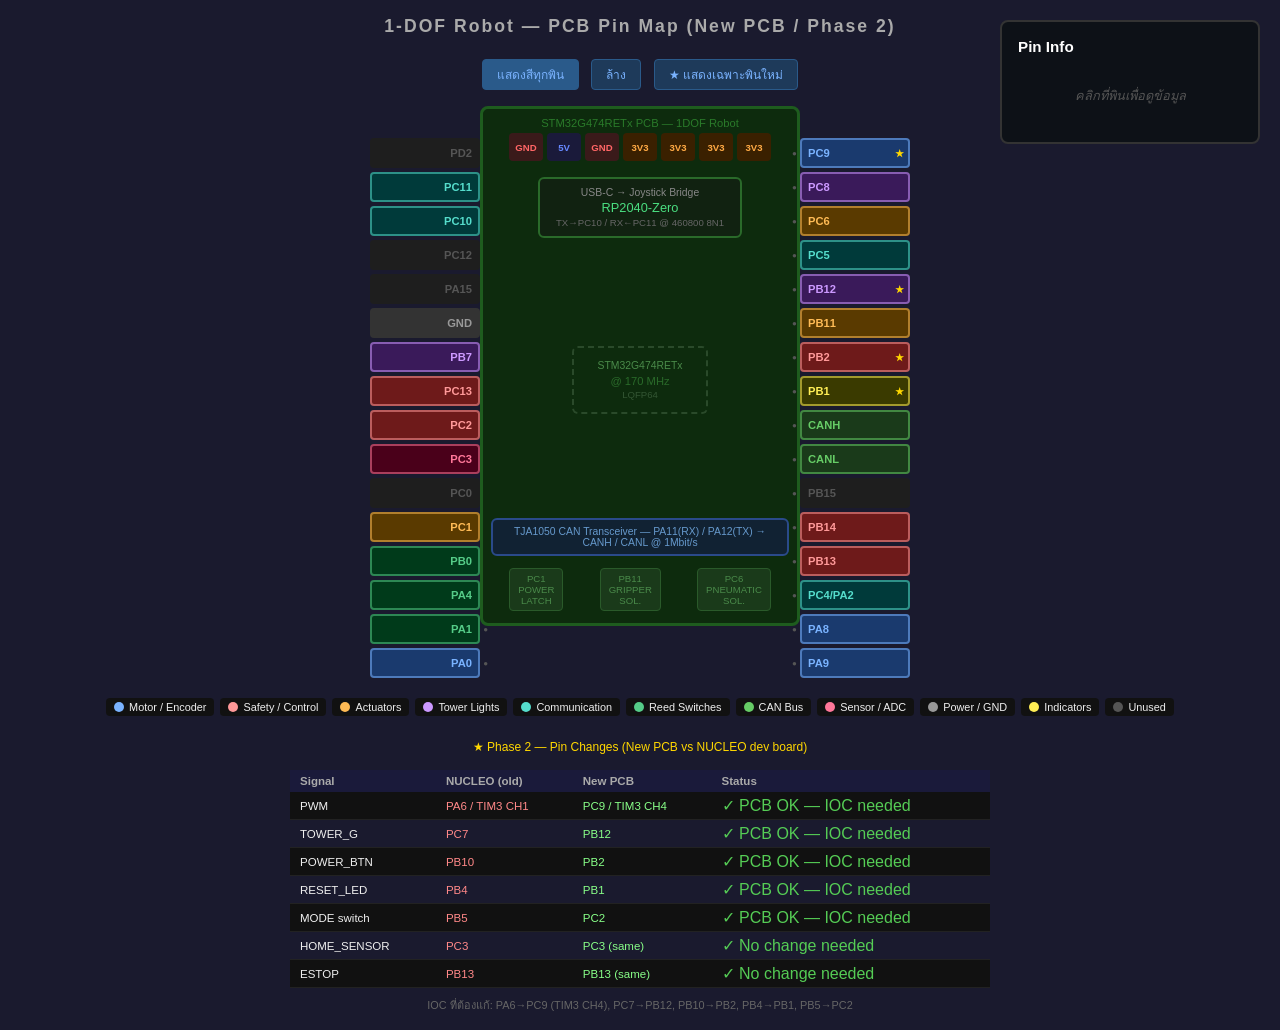
<file: ws/1-Dof-full-control/docs/pinmap.html>
<!DOCTYPE html>
<html lang="th">
<head>
<meta charset="UTF-8">
<title>1-DOF PCB Pin Map</title>
<style>
  * { box-sizing: border-box; margin: 0; padding: 0; }
  body { background: #1a1a2e; color: #eee; font-family: 'Segoe UI', sans-serif; min-height: 100vh; }

  h1 { text-align: center; padding: 16px; font-size: 1.1rem; color: #aaa; letter-spacing: 2px; }

  /* ── Layout ── */
  .board-wrap { display: flex; align-items: flex-start; justify-content: center; gap: 0; padding: 10px 20px; }
  .col { display: flex; flex-direction: column; gap: 4px; padding-top: 32px; }
  .col.right { padding-top: 32px; }

  .pcb-body {
    background: #0d2b0d;
    border: 3px solid #1e5c1e;
    border-radius: 8px;
    width: 320px;
    min-height: 520px;
    position: relative;
    display: flex;
    flex-direction: column;
    align-items: center;
    padding: 8px;
  }

  /* top power rail */
  .power-rail {
    display: flex; gap: 4px; margin-bottom: 8px;
  }
  .pwr-pin {
    width: 34px; height: 28px; border-radius: 4px;
    display: flex; align-items: center; justify-content: center;
    font-size: 0.6rem; font-weight: bold; cursor: pointer; transition: all .15s;
    border: 2px solid transparent;
  }
  .pwr-pin:hover { filter: brightness(1.3); border-color: #fff; }

  /* PCB label */
  .pcb-label { color: #2a7a2a; font-size: 0.7rem; text-align: center; margin-bottom: 4px; }

  /* RP2040 module */
  .rp2040-block {
    background: #112211; border: 2px solid #2a6a2a; border-radius: 6px;
    padding: 8px 16px; margin: 8px 0; text-align: center;
  }
  .rp2040-block .chip-label { font-size: 0.65rem; color: #888; }
  .rp2040-block .chip-name { font-size: 0.8rem; color: #4ade80; margin: 2px 0; }
  .rp2040-block .chip-sub { font-size: 0.6rem; color: #666; }

  /* CAN module */
  .can-block {
    background: #112233; border: 2px solid #2a4a8a; border-radius: 6px;
    padding: 6px 12px; margin: 4px 0; text-align: center; font-size: 0.65rem; color: #6699cc;
  }

  .bottom-connectors {
    margin-top: auto; width: 100%; display: flex; justify-content: space-around;
    padding: 8px 0 4px;
  }
  .bottom-block {
    background: #1a3a1a; border: 1px solid #2a5a2a; border-radius: 4px;
    padding: 4px 8px; text-align: center; font-size: 0.6rem; color: #4a8a4a;
  }

  /* ── Pin buttons ── */
  .pin-btn {
    width: 110px; height: 30px; border-radius: 4px; border: 2px solid transparent;
    cursor: pointer; font-size: 0.7rem; font-weight: 600; transition: all .15s;
    display: flex; align-items: center; padding: 0 6px; position: relative;
    background: #222; color: #ccc;
  }
  .pin-btn:hover { filter: brightness(1.3); border-color: rgba(255,255,255,0.5) !important; }
  .pin-btn.active { border-color: #fff !important; filter: brightness(1.4); box-shadow: 0 0 8px currentColor; }
  .pin-btn.new-badge::after {
    content: '★'; position: absolute; right: 4px; font-size: 0.6rem; color: #ffd700;
  }

  .col.left .pin-btn { flex-direction: row-reverse; text-align: right; padding: 0 6px; }
  .col.left .pin-btn .pname { flex: 1; text-align: right; }
  .col.right .pin-btn .pname { flex: 1; }

  /* connector dot */
  .col.left  .pin-btn::after  { content: '●'; position: absolute; right: -10px; font-size: 0.5rem; color: #555; }
  .col.right .pin-btn::before { content: '●'; position: absolute; left: -10px; font-size: 0.5rem; color: #555; }

  /* ── Colors ── */
  .c-motor    { background: #1a3a6e; color: #7ab3ff; border-color: #2a5aae !important; }
  .c-safety   { background: #6e1a1a; color: #ff9999; border-color: #ae2a2a !important; }
  .c-actuator { background: #5a3a00; color: #ffbb55; border-color: #8a6000 !important; }
  .c-tower    { background: #3a1a5a; color: #cc99ff; border-color: #6a3a9a !important; }
  .c-comm     { background: #003a3a; color: #55ddcc; border-color: #008080 !important; }
  .c-reed     { background: #003a1a; color: #55cc88; border-color: #006633 !important; }
  .c-can      { background: #1a3a1a; color: #66cc66; border-color: #2a6a2a !important; }
  .c-sensor   { background: #4a001a; color: #ff7799; border-color: #880033 !important; }
  .c-power    { background: #333; color: #999; border-color: #555 !important; }
  .c-indicator{ background: #3a3a00; color: #ffee55; border-color: #6a6a00 !important; }
  .c-unused   { background: #1e1e1e; color: #555; border-color: #333 !important; }

  /* ── Info panel ── */
  #info-panel {
    position: fixed; top: 20px; right: 20px;
    width: 260px; background: #0d1117; border: 2px solid #333;
    border-radius: 8px; padding: 16px; font-size: 0.8rem;
    transition: all .2s; z-index: 100;
  }
  #info-panel h2 { font-size: 0.95rem; margin-bottom: 10px; color: #fff; }
  #info-panel .field { margin: 5px 0; }
  #info-panel .field span:first-child { color: #888; width: 70px; display: inline-block; }
  #info-panel .field span.val { font-weight: 600; }
  #info-panel .note-box {
    margin-top: 10px; padding: 8px; background: #1a1a2a;
    border-radius: 4px; font-size: 0.75rem; color: #aaa; border-left: 3px solid #444;
  }
  .new-badge-info {
    display: inline-block; background: #ffd700; color: #000;
    font-size: 0.65rem; font-weight: bold; padding: 1px 5px; border-radius: 3px;
    margin-left: 6px;
  }
  #info-panel .idle { color: #555; font-style: italic; text-align: center; padding: 20px 0; }

  /* ── Legend ── */
  .legend {
    display: flex; flex-wrap: wrap; gap: 6px; justify-content: center;
    padding: 10px 20px 16px;
  }
  .leg-item {
    display: flex; align-items: center; gap: 5px; font-size: 0.68rem;
    background: #111; border-radius: 4px; padding: 3px 8px; cursor: pointer;
  }
  .leg-dot { width: 10px; height: 10px; border-radius: 50%; }

  /* show-all button */
  .ctrl-bar { text-align: center; padding: 6px; }
  .ctrl-btn {
    background: #1e3a5a; border: 1px solid #2a5a8a; color: #7ab3ff;
    border-radius: 4px; padding: 5px 14px; cursor: pointer; font-size: 0.75rem;
    margin: 0 4px; transition: background .15s;
  }
  .ctrl-btn:hover { background: #2a4a6a; }
  .ctrl-btn.active { background: #2a5a8a; }

  /* phase2 summary */
  .phase2-table {
    max-width: 700px; margin: 8px auto 0; font-size: 0.72rem;
    border-collapse: collapse; width: 100%;
  }
  .phase2-table th { background: #1a1a3a; color: #aaa; padding: 5px 10px; text-align: left; }
  .phase2-table td { padding: 4px 10px; border-bottom: 1px solid #222; }
  .phase2-table tr:nth-child(even) td { background: #111; }
  .ph2-old { color: #ff8888; }
  .ph2-new { color: #88ff88; }
  .ph2-check { color: #55cc55; font-size: 1rem; }
  .ph2-title { text-align: center; color: #ffd700; font-size: 0.75rem; padding: 8px; }
</style>
</head>
<body>

<h1>1-DOF Robot — PCB Pin Map (New PCB / Phase 2)</h1>

<div class="ctrl-bar">
  <button class="ctrl-btn" id="btn-show-all" onclick="toggleShowAll()">แสดงสีทุกพิน</button>
  <button class="ctrl-btn" onclick="clearAll()">ล้าง</button>
  <button class="ctrl-btn" onclick="filterNew()">★ แสดงเฉพาะพินใหม่</button>
</div>

<div class="board-wrap">

  <!-- LEFT PINS -->
  <div class="col left" id="col-left"></div>

  <!-- PCB BODY -->
  <div class="pcb-body">
    <div class="pcb-label">STM32G474RETx PCB — 1DOF Robot</div>

    <!-- top power rail -->
    <div class="power-rail">
      <div class="pwr-pin" style="background:#3a1a1a;color:#ff6666;" title="GND">GND</div>
      <div class="pwr-pin" style="background:#1a1a3a;color:#6688ff;" title="5V">5V</div>
      <div class="pwr-pin" style="background:#3a1a1a;color:#ff6666;" title="GND">GND</div>
      <div class="pwr-pin" style="background:#3a2000;color:#ffaa44;" title="3V3">3V3</div>
      <div class="pwr-pin" style="background:#3a2000;color:#ffaa44;" title="3V3">3V3</div>
      <div class="pwr-pin" style="background:#3a2000;color:#ffaa44;" title="3V3">3V3</div>
      <div class="pwr-pin" style="background:#3a2000;color:#ffaa44;" title="3V3">3V3</div>
    </div>

    <!-- RP2040 -->
    <div class="rp2040-block">
      <div class="chip-label">USB-C → Joystick Bridge</div>
      <div class="chip-name">RP2040-Zero</div>
      <div class="chip-sub">TX→PC10 / RX←PC11 @ 460800 8N1</div>
    </div>

    <!-- STM32 chip area -->
    <div style="flex:1; width:100%; display:flex; align-items:center; justify-content:center;">
      <div style="border:2px dashed #2a4a2a; border-radius:6px; padding:12px 24px; text-align:center;">
        <div style="color:#4a8a4a; font-size:0.65rem;">STM32G474RETx</div>
        <div style="color:#2a6a2a; font-size:0.7rem; margin-top:4px;">@ 170 MHz</div>
        <div style="color:#335533; font-size:0.6rem; margin-top:2px;">LQFP64</div>
      </div>
    </div>

    <!-- CAN module -->
    <div class="can-block">
      TJA1050 CAN Transceiver — PA11(RX) / PA12(TX) → CANH / CANL @ 1Mbit/s
    </div>

    <!-- bottom output blocks -->
    <div class="bottom-connectors">
      <div class="bottom-block">PC1<br>POWER<br>LATCH</div>
      <div class="bottom-block">PB11<br>GRIPPER<br>SOL.</div>
      <div class="bottom-block">PC6<br>PNEUMATIC<br>SOL.</div>
    </div>
  </div>

  <!-- RIGHT PINS -->
  <div class="col right" id="col-right"></div>
</div>

<!-- Legend -->
<div class="legend" id="legend"></div>

<!-- Phase 2 changes table -->
<div class="ph2-title">★ Phase 2 — Pin Changes (New PCB vs NUCLEO dev board)</div>
<table class="phase2-table">
  <tr><th>Signal</th><th>NUCLEO (old)</th><th>New PCB</th><th>Status</th></tr>
  <tr><td>PWM</td><td class="ph2-old">PA6 / TIM3 CH1</td><td class="ph2-new">PC9 / TIM3 CH4</td><td class="ph2-check">✓ PCB OK — IOC needed</td></tr>
  <tr><td>TOWER_G</td><td class="ph2-old">PC7</td><td class="ph2-new">PB12</td><td class="ph2-check">✓ PCB OK — IOC needed</td></tr>
  <tr><td>POWER_BTN</td><td class="ph2-old">PB10</td><td class="ph2-new">PB2</td><td class="ph2-check">✓ PCB OK — IOC needed</td></tr>
  <tr><td>RESET_LED</td><td class="ph2-old">PB4</td><td class="ph2-new">PB1</td><td class="ph2-check">✓ PCB OK — IOC needed</td></tr>
  <tr><td>MODE switch</td><td class="ph2-old">PB5</td><td class="ph2-new">PC2</td><td class="ph2-check">✓ PCB OK — IOC needed</td></tr>
  <tr><td>HOME_SENSOR</td><td class="ph2-old">PC3</td><td class="ph2-new">PC3 (same)</td><td class="ph2-check">✓ No change needed</td></tr>
  <tr><td>ESTOP</td><td class="ph2-old">PB13</td><td class="ph2-new">PB13 (same)</td><td class="ph2-check">✓ No change needed</td></tr>
</table>
<div style="text-align:center; color:#666; font-size:0.68rem; padding:8px 0 16px;">
  IOC ที่ต้องแก้: PA6→PC9 (TIM3 CH4), PC7→PB12, PB10→PB2, PB4→PB1, PB5→PC2
</div>

<!-- Info panel -->
<div id="info-panel">
  <h2>Pin Info</h2>
  <div class="idle">คลิกที่พินเพื่อดูข้อมูล</div>
</div>

<script>
const PIN_DATA = {
  // LEFT SIDE (top → bottom)
  'PD2':    { func:'Unused',              dir:'-',   config:'-',                     color:'unused',    note:'ว่าง — available สำหรับใช้งานในอนาคต', isNew:false },
  'PC11':   { func:'USART3_RX',           dir:'IN',  config:'460800 8N1',            color:'comm',      note:'Joystick ← RP2040-Zero', isNew:false },
  'PC10':   { func:'USART3_TX',           dir:'OUT', config:'460800 8N1',            color:'comm',      note:'Joystick → RP2040-Zero', isNew:false },
  'PC12':   { func:'Unused',              dir:'-',   config:'-',                     color:'unused',    note:'ว่าง — available', isNew:false },
  'PA15':   { func:'Unused',              dir:'-',   config:'-',                     color:'unused',    note:'ว่าง — available', isNew:false },
  'GND':    { func:'Ground',              dir:'-',   config:'Common GND',            color:'power',     note:'ต่อ GND ทุกอุปกรณ์ที่ใช้', isNew:false },
  'PB7':    { func:'TOWER_Y',             dir:'OUT', config:'Push-Pull',             color:'tower',     note:'Tower light สีเหลือง', isNew:false },
  'PC13':   { func:'RESET_BTN',           dir:'IN',  config:'PULLUP, active LOW',    color:'safety',    note:'ปุ่ม Reset — กดค้าง 50ms เพื่อออกจาก EMER', isNew:false },
  'PC2':    { func:'MODE',                dir:'IN',  config:'PULLUP, EXTI, active LOW',color:'safety', note:'สวิตช์โหมด: LOW=AUTO, HIGH=MANUAL', isNew:true  },
  'PC3':    { func:'HOME_SENSOR',         dir:'IN',  config:'PULLUP, EXTI3 rising',  color:'sensor',    note:'เซ็นเซอร์ homing — HIGH=detected (NC contact)', isNew:false },
  'PC0':    { func:'Unused',              dir:'-',   config:'-',                     color:'unused',    note:'ว่าง — available', isNew:false },
  'PC1':    { func:'POWER_LATCH',         dir:'OUT', config:'Push-Pull',             color:'actuator',  note:'Cylinder DOWN / power latch', isNew:false },
  'PB0':    { func:'REED_GRIP',           dir:'IN',  config:'PULLDOWN',              color:'reed',      note:'Reed switch — gripper closed', isNew:false },
  'PA4':    { func:'REED_DOWN',           dir:'IN',  config:'PULLDOWN',              color:'reed',      note:'Reed switch — cylinder DOWN end-stop', isNew:false },
  'PA1':    { func:'REED_UP',             dir:'IN',  config:'PULLDOWN',              color:'reed',      note:'Reed switch — cylinder UP end-stop', isNew:false },
  'PA0':    { func:'MOTOR_DIR',           dir:'OUT', config:'Push-Pull',             color:'motor',     note:'Motor direction output → Cytron MDD3A DIR', isNew:false },

  // RIGHT SIDE (top → bottom)
  'PC9':    { func:'PWM (TIM3 CH4)',      dir:'OUT', config:'AF2, 20kHz, period=8499',color:'motor',   note:'Motor PWM → Cytron MDD3A PWM', isNew:true  },
  'PC8':    { func:'TOWER_R',             dir:'OUT', config:'Push-Pull',             color:'tower',     note:'Tower light สีแดง', isNew:false },
  'PC6':    { func:'PNEUMATIC',           dir:'OUT', config:'Push-Pull',             color:'actuator',  note:'Pneumatic solenoid (via driver)', isNew:false },
  'PC5':    { func:'LPUART1_RX',          dir:'IN',  config:'19200 8E1 (=PA3 bridge)',color:'comm',    note:'Modbus ← PC (PA3/PC5 share bridge on NUCLEO)', isNew:false },
  'PB12':   { func:'TOWER_G',             dir:'OUT', config:'Push-Pull',             color:'tower',     note:'Tower light สีเขียว', isNew:true  },
  'PB11':   { func:'GRIPPER',             dir:'OUT', config:'Push-Pull',             color:'actuator',  note:'Gripper solenoid (via driver)', isNew:false },
  'PB2':    { func:'POWER_BTN',           dir:'IN',  config:'PULLUP, active LOW',    color:'safety',    note:'ปุ่ม Power', isNew:true  },
  'PB1':    { func:'RESET_LED',           dir:'OUT', config:'Push-Pull',             color:'indicator', note:'LED ไฟแสดงสถานะ Reset', isNew:true  },
  'CANH':   { func:'CAN Bus H',           dir:'BUS', config:'1Mbit/s classic CAN',   color:'can',       note:'FDCAN1 via TJA1050 — PA12(TX) internal', isNew:false },
  'CANL':   { func:'CAN Bus L',           dir:'BUS', config:'1Mbit/s classic CAN',   color:'can',       note:'FDCAN1 via TJA1050 — PA11(RX) internal', isNew:false },
  'PB15':   { func:'Unused',              dir:'-',   config:'-',                     color:'unused',    note:'ว่าง — available', isNew:false },
  'PB14':   { func:'EMER_OUTPUT',         dir:'OUT', config:'Push-Pull',             color:'safety',    note:'E-Stop output relay — active ตอน EMER', isNew:false },
  'PB13':   { func:'ESTOP',               dir:'IN',  config:'PULLUP, 200ms debounce',color:'safety',   note:'Emergency stop — กด LOW ค้าง 200ms → STATE_EMER', isNew:false },
  'PC4/PA2':{ func:'LPUART1_TX + ADC',   dir:'TX',  config:'19200 8E1 / ADC2_IN5',  color:'comm',      note:'Modbus → PC (PA2) + Current sensor input (PC4)', isNew:false },
  'PA8':    { func:'ENC_A (TIM1 CH1)',    dir:'IN',  config:'AF6, TIM1 encoder',     color:'motor',     note:'Encoder channel A — 8192 counts/rev', isNew:false },
  'PA9':    { func:'ENC_B (TIM1 CH2)',    dir:'IN',  config:'AF6, TIM1 encoder',     color:'motor',     note:'Encoder channel B — 8192 counts/rev', isNew:false },
};

const LEFT_PINS  = ['PD2','PC11','PC10','PC12','PA15','GND','PB7','PC13','PC2','PC3','PC0','PC1','PB0','PA4','PA1','PA0'];
const RIGHT_PINS = ['PC9','PC8','PC6','PC5','PB12','PB11','PB2','PB1','CANH','CANL','PB15','PB14','PB13','PC4/PA2','PA8','PA9'];

const COLOR_META = {
  motor:    { hex:'#7ab3ff', bg:'#1a3a6e', label:'Motor / Encoder' },
  safety:   { hex:'#ff9999', bg:'#6e1a1a', label:'Safety / Control' },
  actuator: { hex:'#ffbb55', bg:'#5a3a00', label:'Actuators' },
  tower:    { hex:'#cc99ff', bg:'#3a1a5a', label:'Tower Lights' },
  comm:     { hex:'#55ddcc', bg:'#003a3a', label:'Communication' },
  reed:     { hex:'#55cc88', bg:'#003a1a', label:'Reed Switches' },
  can:      { hex:'#66cc66', bg:'#1a3a1a', label:'CAN Bus' },
  sensor:   { hex:'#ff7799', bg:'#4a001a', label:'Sensor / ADC' },
  power:    { hex:'#999',    bg:'#333',    label:'Power / GND' },
  indicator:{ hex:'#ffee55', bg:'#3a3a00', label:'Indicators' },
  unused:   { hex:'#555',    bg:'#1e1e1e', label:'Unused' },
};

let showAllMode = false;
let activePin = null;

function buildPins(ids, colId) {
  const col = document.getElementById(colId);
  ids.forEach(id => {
    const d = PIN_DATA[id];
    const btn = document.createElement('div');
    btn.className = 'pin-btn' + (d.isNew ? ' new-badge' : '');
    btn.id = 'pin-' + id.replace('/','_');
    btn.dataset.pin = id;
    btn.innerHTML = `<span class="pname">${id}</span>`;
    btn.onclick = () => selectPin(id, btn);
    col.appendChild(btn);
  });
}

function applyColor(btn, pin) {
  const d = PIN_DATA[pin];
  const cm = COLOR_META[d.color];
  btn.style.background = cm.bg;
  btn.style.color = cm.hex;
  btn.style.borderColor = cm.hex + '88';
}

function clearColor(btn) {
  btn.style.background = '';
  btn.style.color = '';
  btn.style.borderColor = '';
  btn.classList.remove('active');
}

function selectPin(pin, btn) {
  if (activePin && activePin !== btn) {
    if (!showAllMode) clearColor(activePin);
    activePin.classList.remove('active');
  }
  activePin = btn;
  applyColor(btn, pin);
  btn.classList.add('active');
  showInfo(pin);
}

function showInfo(pin) {
  const d = PIN_DATA[pin];
  const cm = COLOR_META[d.color];
  const panel = document.getElementById('info-panel');
  panel.style.borderColor = cm.hex;
  panel.innerHTML = `
    <h2 style="color:${cm.hex}">${pin} ${d.isNew ? '<span class="new-badge-info">★ NEW</span>' : ''}</h2>
    <div class="field"><span>Function</span><span class="val" style="color:${cm.hex}">${d.func}</span></div>
    <div class="field"><span>Direction</span><span class="val">${d.dir}</span></div>
    <div class="field"><span>Config</span><span class="val">${d.config}</span></div>
    <div class="field"><span>Category</span><span class="val" style="color:${cm.hex}">${cm.label}</span></div>
    <div class="note-box">${d.note}</div>
    ${d.isNew ? '<div style="color:#ffd700;font-size:0.68rem;margin-top:8px;">⚠ ต้องอัพเดท IOC + regen code</div>' : ''}
  `;
}

function toggleShowAll() {
  showAllMode = !showAllMode;
  document.getElementById('btn-show-all').classList.toggle('active', showAllMode);
  const all = [...LEFT_PINS, ...RIGHT_PINS];
  all.forEach(pin => {
    const btn = document.getElementById('pin-' + pin.replace('/','_'));
    if (showAllMode) applyColor(btn, pin);
    else if (btn !== activePin) clearColor(btn);
  });
}

function clearAll() {
  showAllMode = false;
  document.getElementById('btn-show-all').classList.remove('active');
  [...LEFT_PINS, ...RIGHT_PINS].forEach(pin => {
    const btn = document.getElementById('pin-' + pin.replace('/','_'));
    clearColor(btn);
  });
  activePin = null;
  document.getElementById('info-panel').innerHTML = '<h2>Pin Info</h2><div class="idle">คลิกที่พินเพื่อดูข้อมูล</div>';
  document.getElementById('info-panel').style.borderColor = '#333';
}

function filterNew() {
  clearAll();
  [...LEFT_PINS, ...RIGHT_PINS].forEach(pin => {
    if (PIN_DATA[pin].isNew) {
      const btn = document.getElementById('pin-' + pin.replace('/','_'));
      applyColor(btn, pin);
    }
  });
}

function buildLegend() {
  const leg = document.getElementById('legend');
  Object.entries(COLOR_META).forEach(([key, cm]) => {
    const item = document.createElement('div');
    item.className = 'leg-item';
    item.innerHTML = `<div class="leg-dot" style="background:${cm.hex}"></div>${cm.label}`;
    item.onclick = () => {
      clearAll();
      [...LEFT_PINS, ...RIGHT_PINS].forEach(pin => {
        if (PIN_DATA[pin].color === key) {
          const btn = document.getElementById('pin-' + pin.replace('/','_'));
          applyColor(btn, pin);
        }
      });
    };
    leg.appendChild(item);
  });
}

buildPins(LEFT_PINS, 'col-left');
buildPins(RIGHT_PINS, 'col-right');
buildLegend();

// Auto show all on load
toggleShowAll();
</script>
</body>
</html>
</file>
